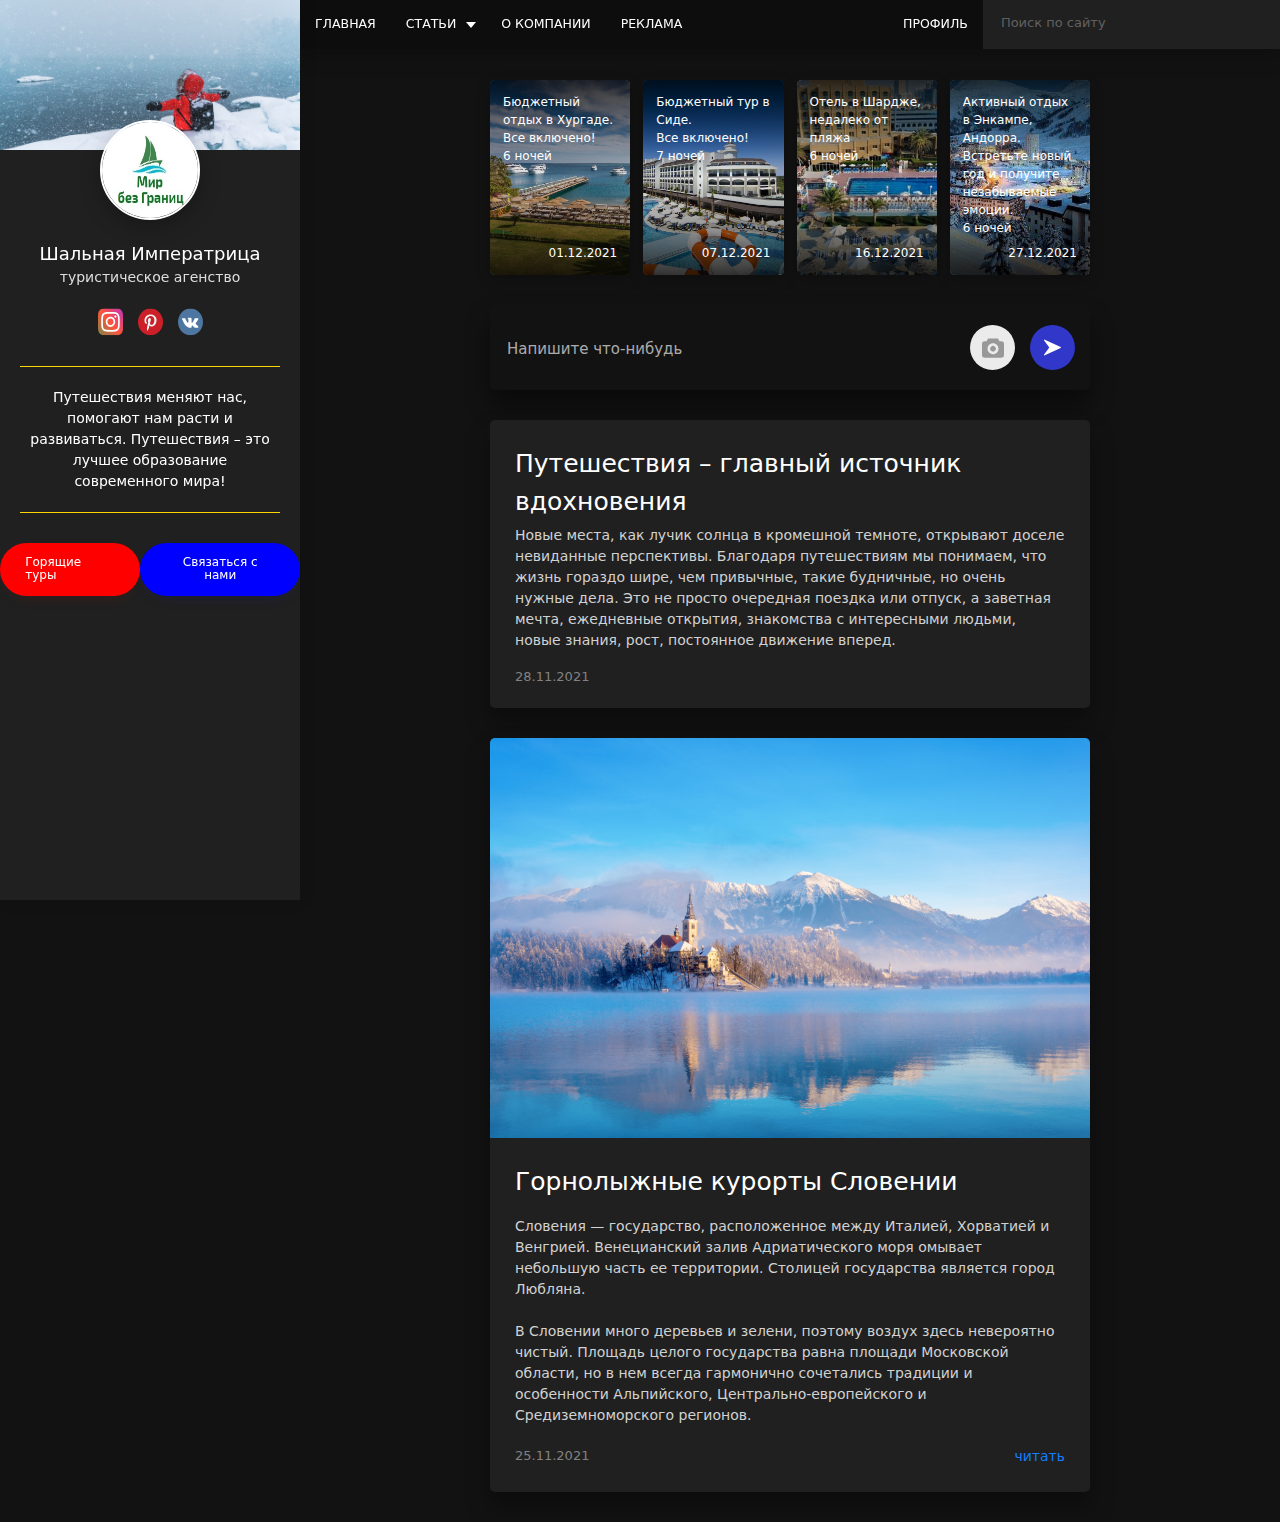
<file: index.html>
<!DOCTYPE html>
<html lang="ru">
<head>
    <meta charset="UTF-8">
    <link rel="stylesheet" href="assets/css/style.min.css">
    
    <!-- Useful meta tags -->
    <meta http-equiv="x-ua-compatible" content="ie=edge">
    <meta name="viewport" content="width=device-width, initial-scale=1, shrink-to-fit=no">
    <meta name="robots" content="index, follow">
    <meta name="google" content="notranslate">
    <meta name="format-detection" content="telephone=no">
    <meta name="description" content="">
    
    <title>Welcome | Home</title>
</head>

<!-- Global site tag (gtag.js) - Google Analytics -->
<script async src="https://www.googletagmanager.com/gtag/js?id=G-QPFTEX1NBD"></script>
<script>
  window.dataLayer = window.dataLayer || [];
  function gtag(){dataLayer.push(arguments);}
  gtag('js', new Date());

  gtag('config', 'G-QPFTEX1NBD');
</script>

<body>  <!-- class="show-sidebar" class="no-scroll" -->
<!-- при открытии модального окна, убрать скролл -->

    <div class="page" id="page">
        <header class="header">
           <!-- left -->
           <div class="header__left">
              <nav class="nav">
                 <!-- nav list -->
                 <ul class="nav__list">
                    <li class="nav__item"> 
                       <a href="index.html" class="nav__link">Главная</a>  
                    </li>
        
                    <li class="nav__item"> <!-- родитель эл. ul -->
        
                       <!-- поBEM  nav__link--has-subnav-->
                       <a href="#" class="nav__link has-subnav">Статьи</a>  
                       
                       <!-- выпадающее менУ -->
                       <ul class="subnav">
                          <li class="subnav__item">
                             <a class="subnav__link" href="#">Категория Категория Категория 1</a>
                          </li>
        
                          <li class="subnav__item">
                             <a class="subnav__link" href="#">Категория 2</a>
                          </li>
        
                          <li class="subnav__item subnav__item--border">
                          <!-- пример модификатора -->
                             <a class="subnav__link" href="#">Категория 3</a>
                          </li>
                       </ul>
        
                    </li>
        
                    <li class="nav__item">
                       <a href="about_company.html" class="nav__link">О компании</a>  
                    </li>
        
                    <li class="nav__item">
                       <a href="advertising.html" class="nav__link">Реклама</a>  
                    </li>
                 </ul>
              </nav>
        
              <!-- burger -->
                 <button class="burger" id="burger" type="button">
                    <span></span>
                 </button>
              <!-- /.burger -->
           </div>
        
           <!-- right -->
           <div class="header__right">
              <nav class="nav">
                 <ul class="nav__list">
                    <li class="nav__item">
                       <a href="profile.html" class="nav__link">Профиль</a>
                    </li>
                 </ul>
              </nav>
        
              <form class="search" action="search.html" method="GET">
                 <input class="search__input" type="text" placeholder="Поиск по сайту">
              </form>
           </div>
        </header>

        <aside class="sidebar" id="sidebar">
           <div class="sidebar__header">
              <img src="./assets/images/background_2.jpg" alt="">
           </div>
        
           <!--  sidebar__content  -->
           <div class="sidebar__content">
              <!--  profile  -->
              <div class="profile">
                 <img class="profile__avatar" src="./assets/images/logo.jpg" alt="">
                 <div class="profile__header">
                    <div class="profile__name">Шальная Императрица</div>
                    <div class="profile__prof">туристическое агенство</div>   
                 </div>
        
                 <ul class="social">
                    <li class="social__item">
                       <a class="social__link" href="#" target="_blank"> <!-- открытие в новом окне -->
                          <img src="./assets/images/social/instagram .svg" alt="instagram">
                       </a>
                    </li>
        
                    <li class="social__item">
                       <a class="social__link" href="#" target="_blank"> <!-- открытие в новом окне -->
                          <img src="./assets/images/social/pinterest.svg" alt="instagram">
                       </a>
                    </li>
        
                    <li class="social__item">
                       <a class="social__link" href="#" target="_blank"> <!-- открытие в новом окне -->
                          <img src="./assets/images/social/vk.svg" alt="instagram">
                       </a>
                    </li>
                 </ul>
        
                 <div class="profile__text">
                    <p>Путешествия меняют нас, помогают нам расти и развиваться. Путешествия – это лучшее образование современного мира!</p>
                 </div>
              </div>   <!-- /.profile -->
        
              <!-- mobile-nav -->
              <nav class="nav nav--mobile">
                 <!-- nav list -->
                 <ul class="nav__list">
                    <li class="nav__item"> 
                       <a href="index.html" class="nav__link">Главная</a>  
                    </li>
        
                    <li class="nav__item"> <!-- родитель эл. ul -->
        
                       <!-- поBEM  nav__link--has-subnav-->
                       <a href="#" class="nav__link has-subnav">Статьи</a>  
                       
                       <!-- выпадающее менУ -->
                       <ul class="subnav">
                          <li class="subnav__item">
                             <a class="subnav__link" href="#">Категория Категория Категория 1</a>
                          </li>
        
                          <li class="subnav__item">
                             <a class="subnav__link" href="#">Категория 2</a>
                          </li>
        
                          <li class="subnav__item subnav__item--border">
                          <!-- пример модификатора -->
                             <a class="subnav__link" href="#">Категория 3</a>
                          </li>
                       </ul>
                    </li>
        
                    <li class="nav__item">
                       <a href="about_company.html" class="nav__link">О компании</a>  
                    </li>
        
                    <li class="nav__item">
                       <a href="advertising.html" class="nav__link">Реклама</a>  
                    </li>
        
                    <li class="nav__item">
                       <a href="profile.html" class="nav__link">Профиль</a>
                    </li>
                 </ul>
              </nav>
              <!-- /.mobile-nav -->
           </div>   <!-- /.sidebar__content -->
        
           <!--  sidebar__footer  -->
           <div class="sidebar__footer">
              <a class="btn btn--red" href="works.html">Горящие туры</a>
              <button class="btn btn--blue" type="button" data-modal="contact-modal">Связаться с нами</button>
           </div>
        </aside>
        <main class="main">
            <div class="container">
                
                <!-- плагин gulp panini
                шаблон + заглавие страницы -->
                
                <!-- содержимое уходит в body -->
                
                <!-- stories -->
                <div class="stories">
                   <!-- делаем гридами -->
                   <!-- item 1 -->
                   <div class="stories__item"> <!-- data-modal="story-modal" -->
                      <img class="stories__preview"
                       src="assets/images/stories/stories_1.jpg" alt="">
                      <div class="stories__title">Бюджетный отдых в Хургаде. </br> Все включено! </br> 6 ночей</div>
                      <time class="stories__data" datetime="2012-12-12 12:12">
                         01.12.2021
                      </time>
                   </div>
                   <!-- item 2 -->
                   <div class="stories__item">
                      <img class="stories__preview"
                       src="assets/images/stories/stories_2.jpg" alt="">
                      <div class="stories__title">Бюджетный тур в Сиде. </br> Все включено! </br> 7 ночей</div>
                      <time class="stories__data" datetime="2012-12-12 12:12">
                         07.12.2021
                      </time>
                   </div>
                   <!-- item 3 -->
                   <div class="stories__item">
                      <img class="stories__preview"
                       src="assets/images/stories/stories_3.jpg" alt="">
                      <div class="stories__title">Отель в Шардже, недалеко от пляжа </br> 6 ночей</div>
                      <time class="stories__data" datetime="2012-12-12 12:12">
                         16.12.2021
                      </time>
                   </div>
                   <!-- item 4 -->
                   <div class="stories__item">
                      <img class="stories__preview"
                       src="assets/images/stories/stories_4.jpg" alt="">
                      <div class="stories__title">Активный отдых в Энкампе, Андорра. Встретьте новый год и получите незабываемые эмоции. </br> 6 ночей</div>
                      <time class="stories__data" datetime="2012-12-12 12:12">
                         27.12.2021
                      </time>
                   </div>
                </div> <!-- /.stories -->
                
                <!-- add-post -->
                <div class="add-post">
                   <form class="add-post__form" action="/" method="POST">
                      
                      <textarea class="add-post__textarea" name="post-text" placeholder="Напишите что-нибудь" data-autoresize></textarea>
                
                      <div class="add-post__form-actions">
                         <label class="add-post__label" for="">
                            <input type="file" id="add-post-file">
                         </label>
                
                         <button class="add-post__send" type="submit">
                            <img src="assets/images/add-post/send.svg" alt="Отправить">
                         </button>
                      </div>
                      
                   </form>
                </div> <!-- /.add-post -->
                
                <!-- post -->
                <div class="post">
                   <div class="post__content">
                      <div class="post__description">
                
                         <h1 class="post__title post__title--mb">Путешествия – главный источник вдохновения</h1>
                         
                         <div class="post__description">
                            Новые места, как лучик солнца в кромешной темноте, открывают доселе невиданные перспективы. Благодаря путешествиям мы понимаем, что жизнь гораздо шире, чем привычные, такие будничные, но очень нужные дела. Это не просто очередная поездка или отпуск, а заветная мечта, ежедневные открытия, знакомства с интересными 
                            людьми, новые знания, рост, постоянное движение вперед.
                         </div>
                      </div> 
                   </div>
                
                   <div class="post__footer">
                      <ul class="post__data">
                         <li class="post__data-item">
                            <time datetime="2021-03-13 20:00">
                               28.11.2021
                            </time>
                         </li>
                      </ul>
                   </div>
                </div> <!-- /.post -->
                
                <!-- post -->
                <div class="post">
                
                   <div class="post__header post__header--img">
                      <a href="slovenia.html">
                         <img class="post__img" src="assets/images/slovenia.jpg" alt="post">
                      </a>
                   </div>
                
                   <div class="post__content">
                      <h2 class="post__title">
                         <a href="slovenia.html">Горнолыжные курорты Словении
                         </a>
                      </h2>
                
                      <div class="post__description">
                         Словения — государство, расположенное между Италией, Хорватией и Венгрией. Венецианский залив Адриатического моря омывает небольшую часть ее территории. Столицей государства является город Любляна. <br><br>
                
                         В Словении много деревьев и зелени, поэтому воздух здесь невероятно чистый. Площадь целого государства равна площади Московской области, но в нем всегда гармонично сочетались традиции и особенности Альпийского, Центрально-европейского и Средиземноморского регионов.
                      </div>    
                   </div>
                
                   <div class="post__footer">
                      <ul class="post__data">
                         <li class="post__data-item">
                            <time datetime="2021-03-13 20:00">
                               25.11.2021
                            </time>
                         </li>
                      </ul>
                
                      <a class="post__read" href="slovenia.html">читать</a>
                   </div>
                </div> <!-- /.post -->
                
                
                
            </div>
        </main>
    </div>


    <div class="modal" id="story-modal">
       <div class="modal__content modal__content--story">
          <video class="modal__video" src="" poster="https://placehold.it/430x590"></video>
       </div>
    </div>    <div class="modal" id="contact-modal">
       <div class="modal__content">
          <button class="modal__close" type="button">
             <img src="assets/images/close.svg" alt="close">
          </button>
    
          <form class="form" action="/" method="POST">
             
             <div class="form__group form__group--mb">
                <input class="form__control" type="text" placeholder="Ваш e-mail" value="">
                <span class="form__divider"></span>
             </div>
       
             <!-- <div class="form__group form__group--mb">
                <input class="form__control" type="email" placeholder="Ваш пароль" value="">
                <span class="form__divider"></span>
             </div> -->
    
             <div class="form__group form__group--mb">
                <textarea class="form__control form__control--textarea" name="send text" placeholder="Текст сообщения"></textarea>
                <span class="form__divider"></span>
             </div>
    
             <div class="form__group">
                <button class="btn btn--blue btn--comment btn--mb" type="submit">Отправить</button>
             </div>
          </form>
    
          <ul class="modal__footer">
             <li class="modal__link">
                e-mail: <a href="mailto:info@mywebsite.ru">borderless_world@gmail.com</a>
             </li>
             <li class="modal__link">
                тел: <a href="tel: +380998887777">+380-99-888-77-77</a>
             </li>
          </ul>
       </div> <!-- /.modal__content -->
    </div> <!-- /.modal -->    <div class="modal" id="contact-modal-works">
       <div class="modal__content">
          <button class="modal__close" type="button">
             <img src="assets/images/close.svg" alt="close">
          </button>
    
          <form class="form" action="/" method="POST">
             
             <div class="form__group form__group--mb">
                <input class="form__control" type="text" placeholder="Ваш e-mail" value="">
                <span class="form__divider"></span>
             </div>
       
             <!-- <div class="form__group form__group--mb">
                <input class="form__control" type="email" placeholder="Ваш пароль" value="">
                <span class="form__divider"></span>
             </div> -->
    
             <div class="form__group form__group--mb">
                <textarea class="form__control form__control--textarea" name="send text" placeholder="Ваш номер телефона"></textarea>
                <span class="form__divider"></span>
             </div>
    
             <div class="form__group">
                <button class="btn btn--blue btn--comment btn--mb" type="submit">Отправить</button>
             </div>
          </form>
    
          <ul class="modal__footer">
             <li class="modal__link">
                e-mail: <a href="mailto:info@mywebsite.ru">borderless_world@gmail.com</a>
             </li>
             <li class="modal__link">
                тел: <a href="tel: +94323285622">+380-99-888-77-77</a>
             </li>
          </ul>
       </div> <!-- /.modal__content -->
    </div> <!-- /.modal -->    <div class="modal">
       <div class="modal__content modal__content--share">
    
          <button class="modal__close" type="button">
             <img src="assets/images/close.svg" alt="close">
          </button>
       
          <!-- share styles in modal -->
          <ul class="share">
             <li class="share__item">
                <a class="share__link" href="#">
                   <img src="assets/images/share/facebook.svg" alt="share-social">
                </a>
             </li>
       
             <li class="share__item">
                <a class="share__link" href="#">
                   <img src="assets/images/share/twitter.svg" alt="share-social">
                </a>
             </li>
       
             <li class="share__item">
                <a class="share__link" href="#">
                   <img src="assets/images/share/vk.svg" alt="share-social">
                </a>
             </li>
       
             <li class="share__item">
                <a class="share__link" href="#">
                   <img src="assets/images/share/copy.svg" alt="share-social">
                </a>
             </li>
          </ul>
    
       </div> <!-- modal__content -->
    </div> <!-- /.modal -->
    <!-- JS -->
    <script src="assets/js/app.js"></script>
</body>
</html>
</file>
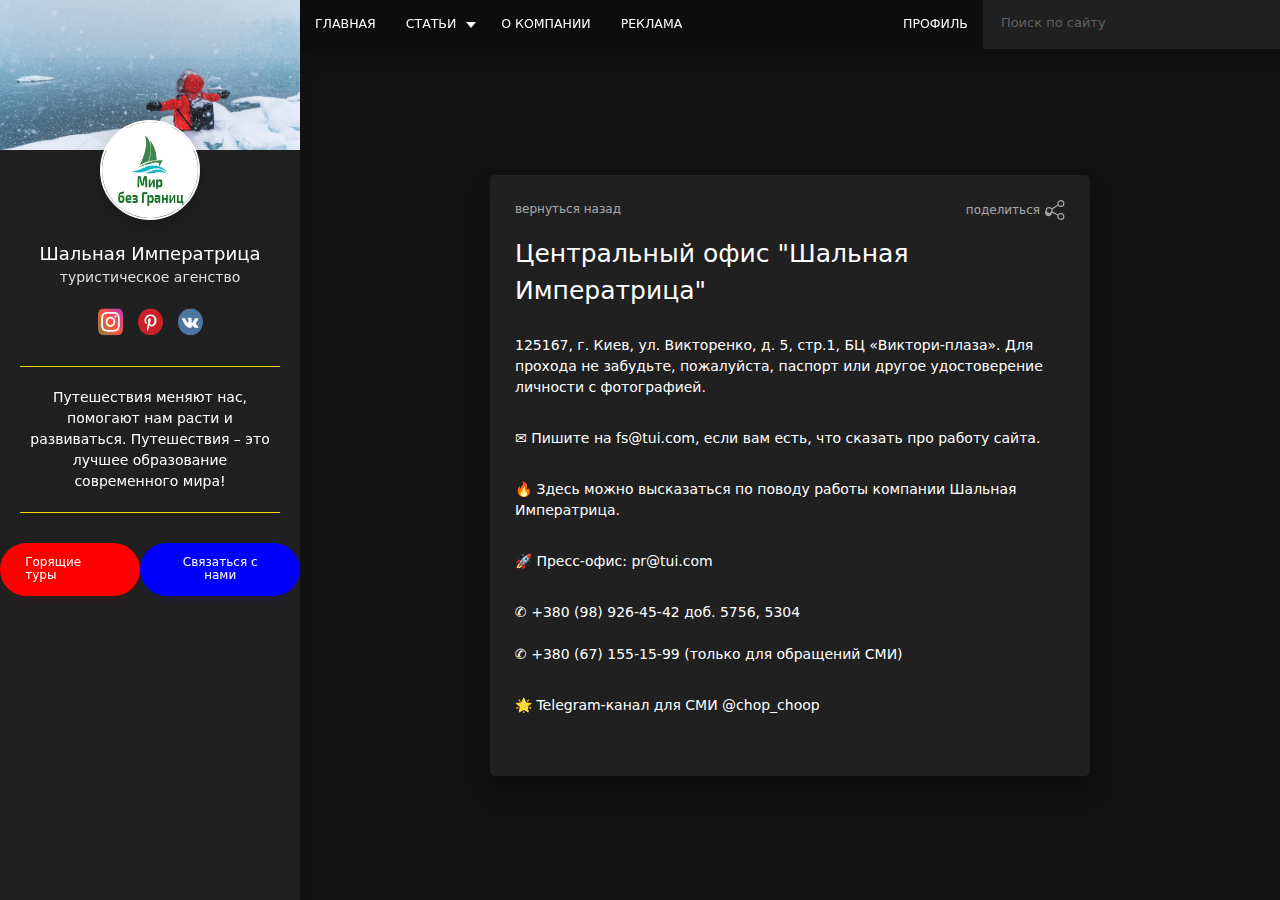
<file: about_company.html>
<!DOCTYPE html>
<html lang="ru">
<head>
    <meta charset="UTF-8">
    <link rel="stylesheet" href="assets/css/style.min.css">
    
    <!-- Useful meta tags -->
    <meta http-equiv="x-ua-compatible" content="ie=edge">
    <meta name="viewport" content="width=device-width, initial-scale=1, shrink-to-fit=no">
    <meta name="robots" content="index, follow">
    <meta name="google" content="notranslate">
    <meta name="format-detection" content="telephone=no">
    <meta name="description" content="">
    
    <title>post</title>
</head>

<!-- Global site tag (gtag.js) - Google Analytics -->
<script async src="https://www.googletagmanager.com/gtag/js?id=G-QPFTEX1NBD"></script>
<script>
  window.dataLayer = window.dataLayer || [];
  function gtag(){dataLayer.push(arguments);}
  gtag('js', new Date());

  gtag('config', 'G-QPFTEX1NBD');
</script>

<body>  <!-- class="show-sidebar" class="no-scroll" -->
<!-- при открытии модального окна, убрать скролл -->

    <div class="page" id="page">
        <header class="header">
           <!-- left -->
           <div class="header__left">
              <nav class="nav">
                 <!-- nav list -->
                 <ul class="nav__list">
                    <li class="nav__item"> 
                       <a href="index.html" class="nav__link">Главная</a>  
                    </li>
        
                    <li class="nav__item"> <!-- родитель эл. ul -->
        
                       <!-- поBEM  nav__link--has-subnav-->
                       <a href="#" class="nav__link has-subnav">Статьи</a>  
                       
                       <!-- выпадающее менУ -->
                       <ul class="subnav">
                          <li class="subnav__item">
                             <a class="subnav__link" href="#">Категория Категория Категория 1</a>
                          </li>
        
                          <li class="subnav__item">
                             <a class="subnav__link" href="#">Категория 2</a>
                          </li>
        
                          <li class="subnav__item subnav__item--border">
                          <!-- пример модификатора -->
                             <a class="subnav__link" href="#">Категория 3</a>
                          </li>
                       </ul>
        
                    </li>
        
                    <li class="nav__item">
                       <a href="about_company.html" class="nav__link">О компании</a>  
                    </li>
        
                    <li class="nav__item">
                       <a href="advertising.html" class="nav__link">Реклама</a>  
                    </li>
                 </ul>
              </nav>
        
              <!-- burger -->
                 <button class="burger" id="burger" type="button">
                    <span></span>
                 </button>
              <!-- /.burger -->
           </div>
        
           <!-- right -->
           <div class="header__right">
              <nav class="nav">
                 <ul class="nav__list">
                    <li class="nav__item">
                       <a href="profile.html" class="nav__link">Профиль</a>
                    </li>
                 </ul>
              </nav>
        
              <form class="search" action="search.html" method="GET">
                 <input class="search__input" type="text" placeholder="Поиск по сайту">
              </form>
           </div>
        </header>

        <aside class="sidebar" id="sidebar">
           <div class="sidebar__header">
              <img src="./assets/images/background_2.jpg" alt="">
           </div>
        
           <!--  sidebar__content  -->
           <div class="sidebar__content">
              <!--  profile  -->
              <div class="profile">
                 <img class="profile__avatar" src="./assets/images/logo.jpg" alt="">
                 <div class="profile__header">
                    <div class="profile__name">Шальная Императрица</div>
                    <div class="profile__prof">туристическое агенство</div>   
                 </div>
        
                 <ul class="social">
                    <li class="social__item">
                       <a class="social__link" href="#" target="_blank"> <!-- открытие в новом окне -->
                          <img src="./assets/images/social/instagram .svg" alt="instagram">
                       </a>
                    </li>
        
                    <li class="social__item">
                       <a class="social__link" href="#" target="_blank"> <!-- открытие в новом окне -->
                          <img src="./assets/images/social/pinterest.svg" alt="instagram">
                       </a>
                    </li>
        
                    <li class="social__item">
                       <a class="social__link" href="#" target="_blank"> <!-- открытие в новом окне -->
                          <img src="./assets/images/social/vk.svg" alt="instagram">
                       </a>
                    </li>
                 </ul>
        
                 <div class="profile__text">
                    <p>Путешествия меняют нас, помогают нам расти и развиваться. Путешествия – это лучшее образование современного мира!</p>
                 </div>
              </div>   <!-- /.profile -->
        
              <!-- mobile-nav -->
              <nav class="nav nav--mobile">
                 <!-- nav list -->
                 <ul class="nav__list">
                    <li class="nav__item"> 
                       <a href="index.html" class="nav__link">Главная</a>  
                    </li>
        
                    <li class="nav__item"> <!-- родитель эл. ul -->
        
                       <!-- поBEM  nav__link--has-subnav-->
                       <a href="#" class="nav__link has-subnav">Статьи</a>  
                       
                       <!-- выпадающее менУ -->
                       <ul class="subnav">
                          <li class="subnav__item">
                             <a class="subnav__link" href="#">Категория Категория Категория 1</a>
                          </li>
        
                          <li class="subnav__item">
                             <a class="subnav__link" href="#">Категория 2</a>
                          </li>
        
                          <li class="subnav__item subnav__item--border">
                          <!-- пример модификатора -->
                             <a class="subnav__link" href="#">Категория 3</a>
                          </li>
                       </ul>
                    </li>
        
                    <li class="nav__item">
                       <a href="about_company.html" class="nav__link">О компании</a>  
                    </li>
        
                    <li class="nav__item">
                       <a href="advertising.html" class="nav__link">Реклама</a>  
                    </li>
        
                    <li class="nav__item">
                       <a href="profile.html" class="nav__link">Профиль</a>
                    </li>
                 </ul>
              </nav>
              <!-- /.mobile-nav -->
           </div>   <!-- /.sidebar__content -->
        
           <!--  sidebar__footer  -->
           <div class="sidebar__footer">
              <a class="btn btn--red" href="works.html">Горящие туры</a>
              <button class="btn btn--blue" type="button" data-modal="contact-modal">Связаться с нами</button>
           </div>
        </aside>
        <main class="main">
            <div class="container">
                
                <!-- post -->
                <div class="post">
                
                   <div class="post__actions">
                      <a class="post__actions_link" href="index.html">вернуться назад</a>
                      <a class="post__actions_link" href="#">
                         поделиться<img src="assets/images/share.svg" alt="поделиться">
                      </a> 
                   </div>
                
                   <div class="post__header">
                      <h1 class="post__title post__title--mb">
                         Центральный офис "Шальная Императрица"
                      </h1>
                
                   </div>
                
                   <div class="post__content post__content--mb0">
                      <div class="post__text">
                
                         <p>
                            125167, г. Киев, ул. Викторенко, д. 5, стр.1, БЦ «Виктори-плаза».
                            Для прохода не забудьте, пожалуйста, паспорт или другое удостоверение личности с фотографией.
                         </p>
                
                         <p>
                            ✉ Пишите на fs@tui.com, если вам есть, что сказать про работу сайта.
                         </p>
                         <p>
                            🔥 Здесь можно высказаться по поводу работы компании Шальная Императрица. 
                         </p>
                
                         <p>
                            🚀 Пресс-офис: pr@tui.com
                         </p>
                
                         <p>
                            ✆ +380 (98) 926-45-42 доб. 5756, 5304 <br><br>
                            ✆ +380 (67) 155-15-99 (только для обращений СМИ)
                         </p>
                         
                         <p>
                            🌟 Telegram-канал для СМИ @chop_choop
                         </p>
                      </div>
                
                   </div>  <!-- /.post__content -->
                </div> <!-- /.post -->
            </div>
        </main>
    </div>


    <div class="modal" id="story-modal">
       <div class="modal__content modal__content--story">
          <video class="modal__video" src="" poster="https://placehold.it/430x590"></video>
       </div>
    </div>    <div class="modal" id="contact-modal">
       <div class="modal__content">
          <button class="modal__close" type="button">
             <img src="assets/images/close.svg" alt="close">
          </button>
    
          <form class="form" action="/" method="POST">
             
             <div class="form__group form__group--mb">
                <input class="form__control" type="text" placeholder="Ваш e-mail" value="">
                <span class="form__divider"></span>
             </div>
       
             <!-- <div class="form__group form__group--mb">
                <input class="form__control" type="email" placeholder="Ваш пароль" value="">
                <span class="form__divider"></span>
             </div> -->
    
             <div class="form__group form__group--mb">
                <textarea class="form__control form__control--textarea" name="send text" placeholder="Текст сообщения"></textarea>
                <span class="form__divider"></span>
             </div>
    
             <div class="form__group">
                <button class="btn btn--blue btn--comment btn--mb" type="submit">Отправить</button>
             </div>
          </form>
    
          <ul class="modal__footer">
             <li class="modal__link">
                e-mail: <a href="mailto:info@mywebsite.ru">borderless_world@gmail.com</a>
             </li>
             <li class="modal__link">
                тел: <a href="tel: +380998887777">+380-99-888-77-77</a>
             </li>
          </ul>
       </div> <!-- /.modal__content -->
    </div> <!-- /.modal -->    <div class="modal" id="contact-modal-works">
       <div class="modal__content">
          <button class="modal__close" type="button">
             <img src="assets/images/close.svg" alt="close">
          </button>
    
          <form class="form" action="/" method="POST">
             
             <div class="form__group form__group--mb">
                <input class="form__control" type="text" placeholder="Ваш e-mail" value="">
                <span class="form__divider"></span>
             </div>
       
             <!-- <div class="form__group form__group--mb">
                <input class="form__control" type="email" placeholder="Ваш пароль" value="">
                <span class="form__divider"></span>
             </div> -->
    
             <div class="form__group form__group--mb">
                <textarea class="form__control form__control--textarea" name="send text" placeholder="Ваш номер телефона"></textarea>
                <span class="form__divider"></span>
             </div>
    
             <div class="form__group">
                <button class="btn btn--blue btn--comment btn--mb" type="submit">Отправить</button>
             </div>
          </form>
    
          <ul class="modal__footer">
             <li class="modal__link">
                e-mail: <a href="mailto:info@mywebsite.ru">borderless_world@gmail.com</a>
             </li>
             <li class="modal__link">
                тел: <a href="tel: +94323285622">+380-99-888-77-77</a>
             </li>
          </ul>
       </div> <!-- /.modal__content -->
    </div> <!-- /.modal -->    <div class="modal">
       <div class="modal__content modal__content--share">
    
          <button class="modal__close" type="button">
             <img src="assets/images/close.svg" alt="close">
          </button>
       
          <!-- share styles in modal -->
          <ul class="share">
             <li class="share__item">
                <a class="share__link" href="#">
                   <img src="assets/images/share/facebook.svg" alt="share-social">
                </a>
             </li>
       
             <li class="share__item">
                <a class="share__link" href="#">
                   <img src="assets/images/share/twitter.svg" alt="share-social">
                </a>
             </li>
       
             <li class="share__item">
                <a class="share__link" href="#">
                   <img src="assets/images/share/vk.svg" alt="share-social">
                </a>
             </li>
       
             <li class="share__item">
                <a class="share__link" href="#">
                   <img src="assets/images/share/copy.svg" alt="share-social">
                </a>
             </li>
          </ul>
    
       </div> <!-- modal__content -->
    </div> <!-- /.modal -->
    <!-- JS -->
    <script src="assets/js/app.js"></script>
</body>
</html>
</file>
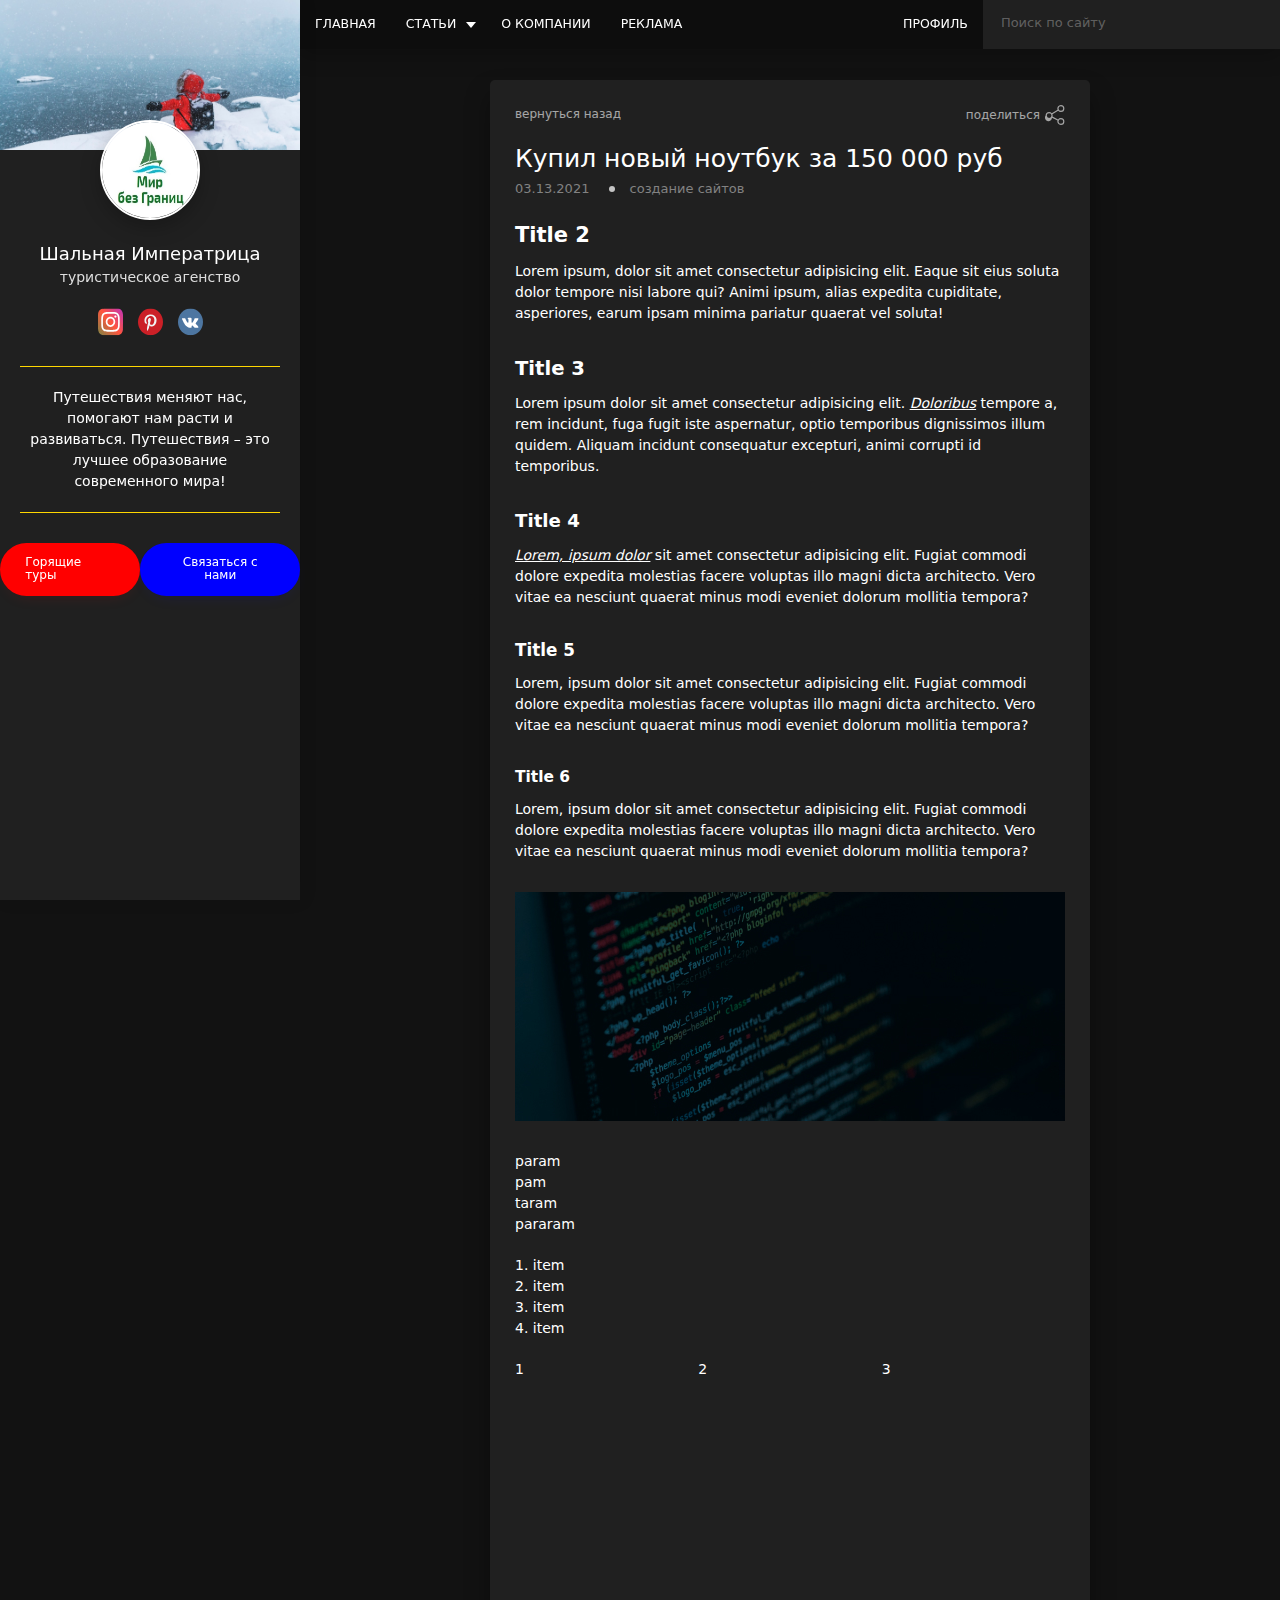
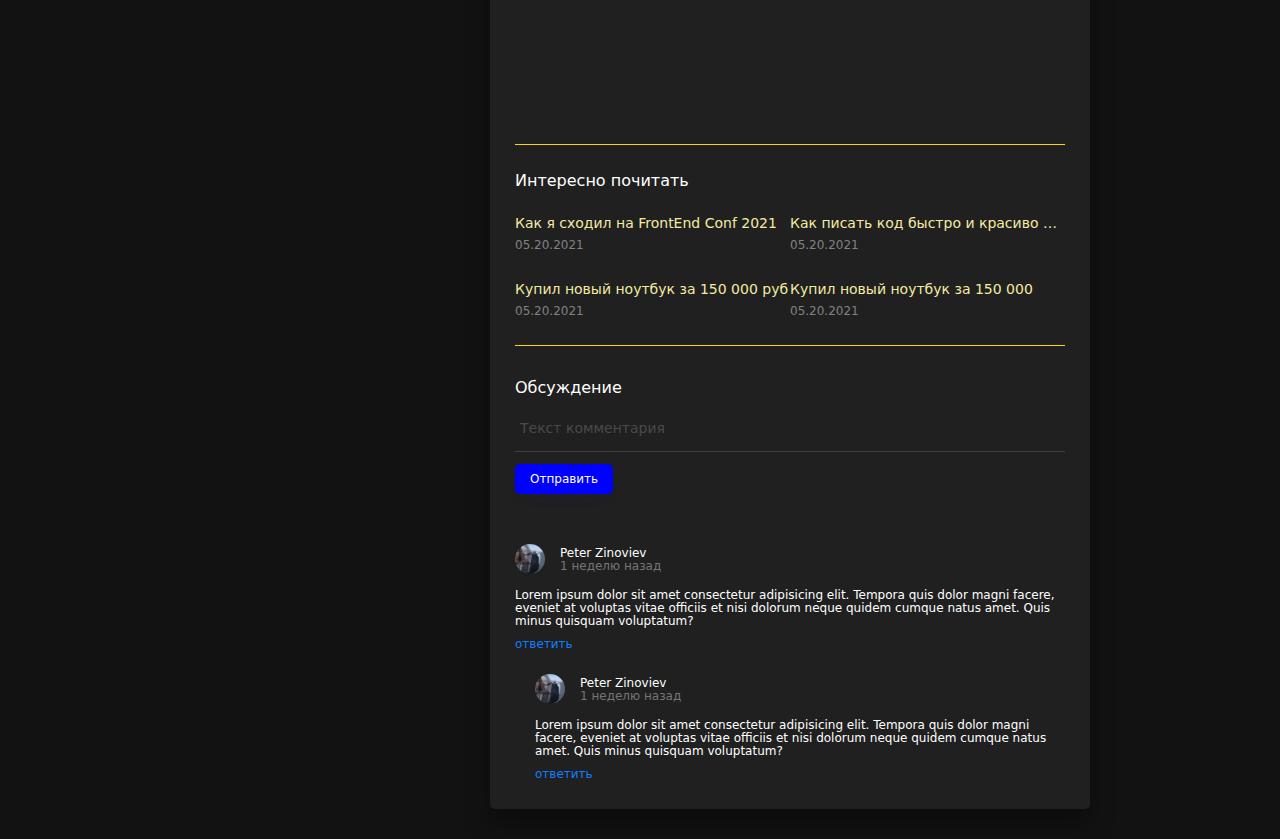
<file: post.html>
<!DOCTYPE html>
<html lang="ru">
<head>
    <meta charset="UTF-8">
    <link rel="stylesheet" href="assets/css/style.min.css">
    
    <!-- Useful meta tags -->
    <meta http-equiv="x-ua-compatible" content="ie=edge">
    <meta name="viewport" content="width=device-width, initial-scale=1, shrink-to-fit=no">
    <meta name="robots" content="index, follow">
    <meta name="google" content="notranslate">
    <meta name="format-detection" content="telephone=no">
    <meta name="description" content="">
    
    <title>post</title>
</head>

<!-- Global site tag (gtag.js) - Google Analytics -->
<script async src="https://www.googletagmanager.com/gtag/js?id=G-QPFTEX1NBD"></script>
<script>
  window.dataLayer = window.dataLayer || [];
  function gtag(){dataLayer.push(arguments);}
  gtag('js', new Date());

  gtag('config', 'G-QPFTEX1NBD');
</script>

<body>  <!-- class="show-sidebar" class="no-scroll" -->
<!-- при открытии модального окна, убрать скролл -->

    <div class="page" id="page">
        <header class="header">
           <!-- left -->
           <div class="header__left">
              <nav class="nav">
                 <!-- nav list -->
                 <ul class="nav__list">
                    <li class="nav__item"> 
                       <a href="index.html" class="nav__link">Главная</a>  
                    </li>
        
                    <li class="nav__item"> <!-- родитель эл. ul -->
        
                       <!-- поBEM  nav__link--has-subnav-->
                       <a href="#" class="nav__link has-subnav">Статьи</a>  
                       
                       <!-- выпадающее менУ -->
                       <ul class="subnav">
                          <li class="subnav__item">
                             <a class="subnav__link" href="#">Категория Категория Категория 1</a>
                          </li>
        
                          <li class="subnav__item">
                             <a class="subnav__link" href="#">Категория 2</a>
                          </li>
        
                          <li class="subnav__item subnav__item--border">
                          <!-- пример модификатора -->
                             <a class="subnav__link" href="#">Категория 3</a>
                          </li>
                       </ul>
        
                    </li>
        
                    <li class="nav__item">
                       <a href="about_company.html" class="nav__link">О компании</a>  
                    </li>
        
                    <li class="nav__item">
                       <a href="advertising.html" class="nav__link">Реклама</a>  
                    </li>
                 </ul>
              </nav>
        
              <!-- burger -->
                 <button class="burger" id="burger" type="button">
                    <span></span>
                 </button>
              <!-- /.burger -->
           </div>
        
           <!-- right -->
           <div class="header__right">
              <nav class="nav">
                 <ul class="nav__list">
                    <li class="nav__item">
                       <a href="profile.html" class="nav__link">Профиль</a>
                    </li>
                 </ul>
              </nav>
        
              <form class="search" action="search.html" method="GET">
                 <input class="search__input" type="text" placeholder="Поиск по сайту">
              </form>
           </div>
        </header>

        <aside class="sidebar" id="sidebar">
           <div class="sidebar__header">
              <img src="./assets/images/background_2.jpg" alt="">
           </div>
        
           <!--  sidebar__content  -->
           <div class="sidebar__content">
              <!--  profile  -->
              <div class="profile">
                 <img class="profile__avatar" src="./assets/images/logo.jpg" alt="">
                 <div class="profile__header">
                    <div class="profile__name">Шальная Императрица</div>
                    <div class="profile__prof">туристическое агенство</div>   
                 </div>
        
                 <ul class="social">
                    <li class="social__item">
                       <a class="social__link" href="#" target="_blank"> <!-- открытие в новом окне -->
                          <img src="./assets/images/social/instagram .svg" alt="instagram">
                       </a>
                    </li>
        
                    <li class="social__item">
                       <a class="social__link" href="#" target="_blank"> <!-- открытие в новом окне -->
                          <img src="./assets/images/social/pinterest.svg" alt="instagram">
                       </a>
                    </li>
        
                    <li class="social__item">
                       <a class="social__link" href="#" target="_blank"> <!-- открытие в новом окне -->
                          <img src="./assets/images/social/vk.svg" alt="instagram">
                       </a>
                    </li>
                 </ul>
        
                 <div class="profile__text">
                    <p>Путешествия меняют нас, помогают нам расти и развиваться. Путешествия – это лучшее образование современного мира!</p>
                 </div>
              </div>   <!-- /.profile -->
        
              <!-- mobile-nav -->
              <nav class="nav nav--mobile">
                 <!-- nav list -->
                 <ul class="nav__list">
                    <li class="nav__item"> 
                       <a href="index.html" class="nav__link">Главная</a>  
                    </li>
        
                    <li class="nav__item"> <!-- родитель эл. ul -->
        
                       <!-- поBEM  nav__link--has-subnav-->
                       <a href="#" class="nav__link has-subnav">Статьи</a>  
                       
                       <!-- выпадающее менУ -->
                       <ul class="subnav">
                          <li class="subnav__item">
                             <a class="subnav__link" href="#">Категория Категория Категория 1</a>
                          </li>
        
                          <li class="subnav__item">
                             <a class="subnav__link" href="#">Категория 2</a>
                          </li>
        
                          <li class="subnav__item subnav__item--border">
                          <!-- пример модификатора -->
                             <a class="subnav__link" href="#">Категория 3</a>
                          </li>
                       </ul>
                    </li>
        
                    <li class="nav__item">
                       <a href="about_company.html" class="nav__link">О компании</a>  
                    </li>
        
                    <li class="nav__item">
                       <a href="advertising.html" class="nav__link">Реклама</a>  
                    </li>
        
                    <li class="nav__item">
                       <a href="profile.html" class="nav__link">Профиль</a>
                    </li>
                 </ul>
              </nav>
              <!-- /.mobile-nav -->
           </div>   <!-- /.sidebar__content -->
        
           <!--  sidebar__footer  -->
           <div class="sidebar__footer">
              <a class="btn btn--red" href="works.html">Горящие туры</a>
              <button class="btn btn--blue" type="button" data-modal="contact-modal">Связаться с нами</button>
           </div>
        </aside>
        <main class="main">
            <div class="container">
                
                <!-- post -->
                <div class="post">
                
                   <div class="post__actions">
                      <a class="post__actions_link" href="index.html">вернуться назад</a>
                      <a class="post__actions_link" href="#">
                         поделиться<img src="assets/images/share.svg" alt="поделиться">
                      </a> 
                   </div>
                
                   <div class="post__header">
                      <h1 class="post__title post__title--mb">
                         Купил новый ноутбук за 150 000 руб
                      </h1>
                
                      <ul class="post__data">
                         <li class="post__data-item">
                            <time datetime="2021-03-13 20:00">
                               03.13.2021
                            </time>
                         </li>
                
                         <li class="post__data-item">
                            <a href="#">
                               создание сайтов
                            </a>
                         </li>
                      </ul>
                   </div>
                
                   <div class="post__content post__content--mb0">
                      <div class="post__text">
                
                         <h2>Title 2</h2>
                         <p>Lorem ipsum, dolor sit amet consectetur adipisicing elit. Eaque sit eius soluta dolor tempore nisi labore qui? Animi ipsum, alias expedita cupiditate, asperiores, earum ipsam minima pariatur quaerat vel soluta!</p>
                
                         <h3>Title 3</h3>
                         <p>Lorem ipsum dolor sit amet consectetur adipisicing elit. <a href="#">Doloribus</a> tempore a, rem incidunt, fuga fugit iste aspernatur, optio temporibus dignissimos illum quidem. Aliquam incidunt consequatur excepturi, animi corrupti id temporibus.</p>
                
                         <h4>Title 4</h4>
                         <p><a href="#">Lorem, ipsum dolor</a> sit amet consectetur adipisicing elit. Fugiat commodi dolore expedita molestias facere voluptas illo magni dicta architecto. Vero vitae ea nesciunt quaerat minus modi eveniet dolorum mollitia tempora?</p>
                
                         <h5>Title 5</h5>
                         <p>Lorem, ipsum dolor sit amet consectetur adipisicing elit. Fugiat commodi dolore expedita molestias facere voluptas illo magni dicta architecto. Vero vitae ea nesciunt quaerat minus modi eveniet dolorum mollitia tempora?</p>
                
                         <h6>Title 6</h6>
                         <p>Lorem, ipsum dolor sit amet consectetur adipisicing elit. Fugiat commodi dolore expedita molestias facere voluptas illo magni dicta architecto. Vero vitae ea nesciunt quaerat minus modi eveniet dolorum mollitia tempora?</p>
                   
                         <p>
                            <img src="assets/images/big-post.jpg" alt="">
                         </p>   
                
                         <ul>
                            <li>param</li>
                            <li>pam</li>
                            <li>taram</li>
                            <li>pararam</li>
                         </ul>
                
                         <ol>
                            <li>item</li>
                            <li>item</li>
                            <li>item</li>
                            <li>item</li>
                         </ol>
                
                         <table>
                            <tr>
                               <td>1</td>
                               <td>2</td>
                               <td>3</td>
                            </tr>
                         </table>
                
                         <p>
                            <span class="fr-video">
                               <iframe src="https://www.youtube.com/embed/t5GMfY2XzUE" frameborder="0" allow="accelerometer; autoplay; clipboard-write; encrypted-media; gyroscope; picture-in-picture" allowfullscreen></iframe>
                            </span>
                         </p>
                
                      </div> <!-- /.post__text -->
                
                      <div class="related">
                         <h2 class="related__title">Интересно почитать</h2>
                
                         <ul class="related__list">
                            <li class="related__list-item">
                               <h3 class="related__list-title">
                                  <a href="#">Как я сходил на FrontEnd Conf 2021</a>
                               </h3>
                               <time class="related__list-date" datetime="2021-05-20 20:00">05.20.2021</time>
                            </li>
                
                            <li class="related__list-item">
                               <h3 class="related__list-title">
                                  <a href="#">Как писать код быстро и красиво и что-то там еще</a>
                               </h3>
                               <time class="related__list-date" datetime="2021-05-20 20:00">05.20.2021</time>
                            </li>
                
                            <li class="related__list-item">
                               <h3 class="related__list-title">
                                  <a href="#">Купил новый ноутбук за 150 000 руб</a>
                               </h3>
                               <time class="related__list-date" datetime="2021-05-20 20:00">05.20.2021</time>
                            </li>
                
                            <li class="related__list-item">
                               <h3 class="related__list-title">
                                  <a href="#">Купил новый ноутбук за 150 000</a>
                               </h3>
                               <time class="related__list-date" datetime="2021-05-20 20:00">05.20.2021</time>
                            </li>
                         </ul>
                      </div> <!-- /.related -->
                
                      <div class="comments-form">
                         <div class="comments-form__title">Обсуждение</div>
                         <form class="form" action="/" method="POST">
                            <div class="form__group">
                               <textarea class="form__control form__control--textarea" name="comment-text" placeholder="Текст комментария" data-autoresize></textarea>
                               <span class="form__divider"></span>
                            </div>
                            <button class="btn btn--blue btn--comment" type="submit">Отправить</button>
                         </form>
                      </div>
                
                      <ul class="comments">
                         <li class="comments__item">
                            <div class="comments__header">
                               <img class="comments__avatar" src="assets/images/avatar.jpg" alt="avatar">
                
                               <div class="comments__author">
                                  <div class="comments__name">Peter Zinoviev</div>
                                   <time class="comments__date" datetime="2021-05-11 20:00">1 неделю назад</time>
                               </div>
                            </div>
                               
                            <div class="comments__text">
                               Lorem ipsum dolor sit amet consectetur adipisicing elit. Tempora quis dolor magni facere, eveniet at voluptas vitae officiis et nisi dolorum neque quidem cumque natus amet. Quis minus quisquam voluptatum?
                            </div>
                
                            <button class="comments__reply" type="button">
                               ответить
                            </button>
                            
                            <!-- new comment вложенный-->
                            <ul class="comments">
                               <li class="comments__item">
                                  <div class="comments__header">
                                     <img class="comments__avatar" src="assets/images/avatar.jpg" alt="avatar">
                      
                                     <div class="comments__author">
                                        <div class="comments__name">Peter Zinoviev</div>
                                         <time class="comments__date" datetime="2021-05-11 20:00">1 неделю назад</time>
                                     </div>
                                  </div>
                                     
                                  <div class="comments__text">
                                     Lorem ipsum dolor sit amet consectetur adipisicing elit. Tempora quis dolor magni facere, eveniet at voluptas vitae officiis et nisi dolorum neque quidem cumque natus amet. Quis minus quisquam voluptatum?
                                  </div>
                      
                                  <button class="comments__reply" type="button">
                                     ответить
                                  </button>
                               </li>
                            </ul> <!-- /.new comment вложенный-->
                
                         </li>
                      </ul>
                
                   </div>  <!-- /.post__content -->
                </div> <!-- /.post -->
            </div>
        </main>
    </div>


    <div class="modal" id="story-modal">
       <div class="modal__content modal__content--story">
          <video class="modal__video" src="" poster="https://placehold.it/430x590"></video>
       </div>
    </div>    <div class="modal" id="contact-modal">
       <div class="modal__content">
          <button class="modal__close" type="button">
             <img src="assets/images/close.svg" alt="close">
          </button>
    
          <form class="form" action="/" method="POST">
             
             <div class="form__group form__group--mb">
                <input class="form__control" type="text" placeholder="Ваш e-mail" value="">
                <span class="form__divider"></span>
             </div>
       
             <!-- <div class="form__group form__group--mb">
                <input class="form__control" type="email" placeholder="Ваш пароль" value="">
                <span class="form__divider"></span>
             </div> -->
    
             <div class="form__group form__group--mb">
                <textarea class="form__control form__control--textarea" name="send text" placeholder="Текст сообщения"></textarea>
                <span class="form__divider"></span>
             </div>
    
             <div class="form__group">
                <button class="btn btn--blue btn--comment btn--mb" type="submit">Отправить</button>
             </div>
          </form>
    
          <ul class="modal__footer">
             <li class="modal__link">
                e-mail: <a href="mailto:info@mywebsite.ru">borderless_world@gmail.com</a>
             </li>
             <li class="modal__link">
                тел: <a href="tel: +380998887777">+380-99-888-77-77</a>
             </li>
          </ul>
       </div> <!-- /.modal__content -->
    </div> <!-- /.modal -->    <div class="modal" id="contact-modal-works">
       <div class="modal__content">
          <button class="modal__close" type="button">
             <img src="assets/images/close.svg" alt="close">
          </button>
    
          <form class="form" action="/" method="POST">
             
             <div class="form__group form__group--mb">
                <input class="form__control" type="text" placeholder="Ваш e-mail" value="">
                <span class="form__divider"></span>
             </div>
       
             <!-- <div class="form__group form__group--mb">
                <input class="form__control" type="email" placeholder="Ваш пароль" value="">
                <span class="form__divider"></span>
             </div> -->
    
             <div class="form__group form__group--mb">
                <textarea class="form__control form__control--textarea" name="send text" placeholder="Ваш номер телефона"></textarea>
                <span class="form__divider"></span>
             </div>
    
             <div class="form__group">
                <button class="btn btn--blue btn--comment btn--mb" type="submit">Отправить</button>
             </div>
          </form>
    
          <ul class="modal__footer">
             <li class="modal__link">
                e-mail: <a href="mailto:info@mywebsite.ru">borderless_world@gmail.com</a>
             </li>
             <li class="modal__link">
                тел: <a href="tel: +94323285622">+380-99-888-77-77</a>
             </li>
          </ul>
       </div> <!-- /.modal__content -->
    </div> <!-- /.modal -->    <div class="modal">
       <div class="modal__content modal__content--share">
    
          <button class="modal__close" type="button">
             <img src="assets/images/close.svg" alt="close">
          </button>
       
          <!-- share styles in modal -->
          <ul class="share">
             <li class="share__item">
                <a class="share__link" href="#">
                   <img src="assets/images/share/facebook.svg" alt="share-social">
                </a>
             </li>
       
             <li class="share__item">
                <a class="share__link" href="#">
                   <img src="assets/images/share/twitter.svg" alt="share-social">
                </a>
             </li>
       
             <li class="share__item">
                <a class="share__link" href="#">
                   <img src="assets/images/share/vk.svg" alt="share-social">
                </a>
             </li>
       
             <li class="share__item">
                <a class="share__link" href="#">
                   <img src="assets/images/share/copy.svg" alt="share-social">
                </a>
             </li>
          </ul>
    
       </div> <!-- modal__content -->
    </div> <!-- /.modal -->
    <!-- JS -->
    <script src="assets/js/app.js"></script>
</body>
</html>
</file>
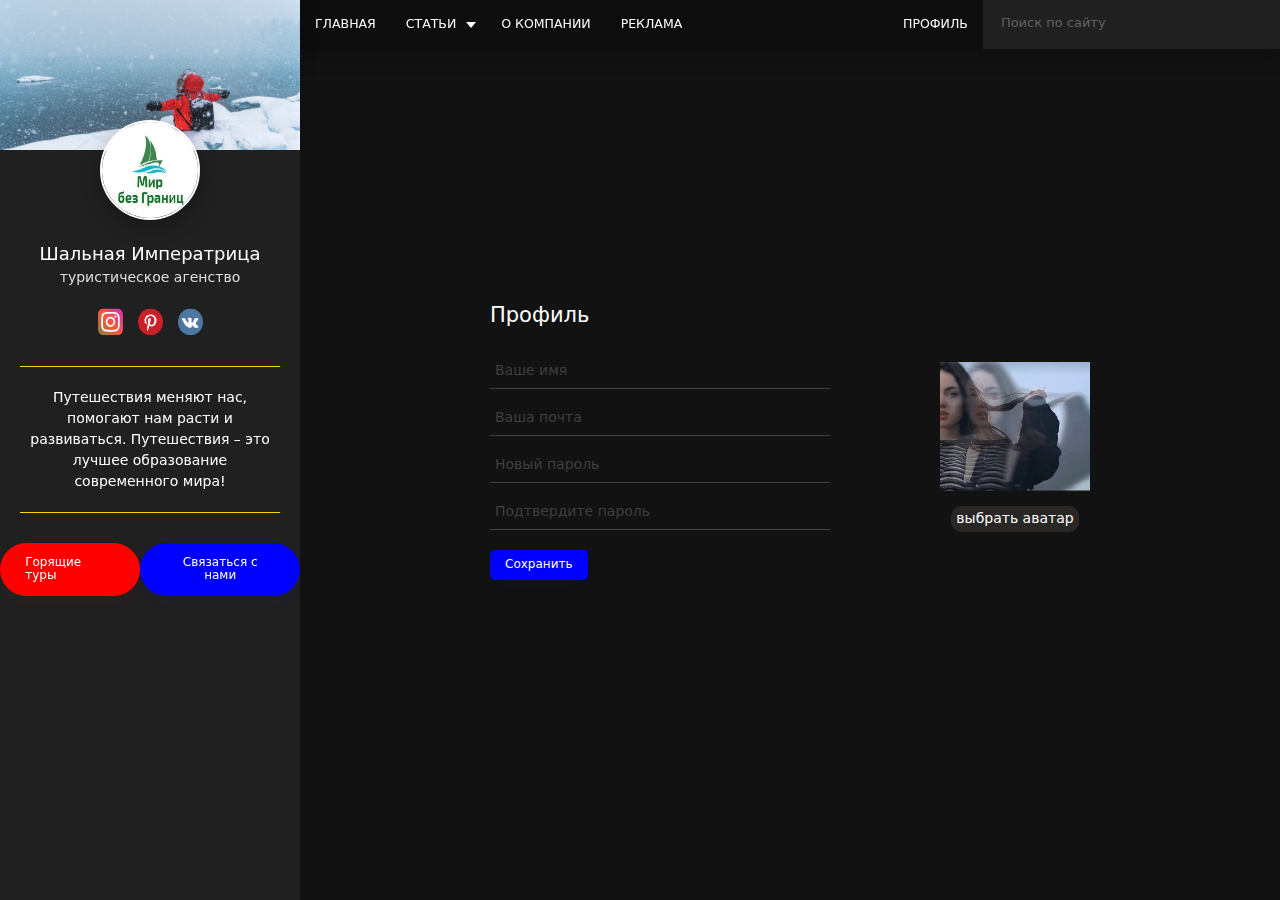
<file: profile.html>
<!DOCTYPE html>
<html lang="ru">
<head>
    <meta charset="UTF-8">
    <link rel="stylesheet" href="assets/css/style.min.css">
    
    <!-- Useful meta tags -->
    <meta http-equiv="x-ua-compatible" content="ie=edge">
    <meta name="viewport" content="width=device-width, initial-scale=1, shrink-to-fit=no">
    <meta name="robots" content="index, follow">
    <meta name="google" content="notranslate">
    <meta name="format-detection" content="telephone=no">
    <meta name="description" content="">
    
    <title>profile</title>
</head>

<!-- Global site tag (gtag.js) - Google Analytics -->
<script async src="https://www.googletagmanager.com/gtag/js?id=G-QPFTEX1NBD"></script>
<script>
  window.dataLayer = window.dataLayer || [];
  function gtag(){dataLayer.push(arguments);}
  gtag('js', new Date());

  gtag('config', 'G-QPFTEX1NBD');
</script>

<body>  <!-- class="show-sidebar" class="no-scroll" -->
<!-- при открытии модального окна, убрать скролл -->

    <div class="page" id="page">
        <header class="header">
           <!-- left -->
           <div class="header__left">
              <nav class="nav">
                 <!-- nav list -->
                 <ul class="nav__list">
                    <li class="nav__item"> 
                       <a href="index.html" class="nav__link">Главная</a>  
                    </li>
        
                    <li class="nav__item"> <!-- родитель эл. ul -->
        
                       <!-- поBEM  nav__link--has-subnav-->
                       <a href="#" class="nav__link has-subnav">Статьи</a>  
                       
                       <!-- выпадающее менУ -->
                       <ul class="subnav">
                          <li class="subnav__item">
                             <a class="subnav__link" href="#">Категория Категория Категория 1</a>
                          </li>
        
                          <li class="subnav__item">
                             <a class="subnav__link" href="#">Категория 2</a>
                          </li>
        
                          <li class="subnav__item subnav__item--border">
                          <!-- пример модификатора -->
                             <a class="subnav__link" href="#">Категория 3</a>
                          </li>
                       </ul>
        
                    </li>
        
                    <li class="nav__item">
                       <a href="about_company.html" class="nav__link">О компании</a>  
                    </li>
        
                    <li class="nav__item">
                       <a href="advertising.html" class="nav__link">Реклама</a>  
                    </li>
                 </ul>
              </nav>
        
              <!-- burger -->
                 <button class="burger" id="burger" type="button">
                    <span></span>
                 </button>
              <!-- /.burger -->
           </div>
        
           <!-- right -->
           <div class="header__right">
              <nav class="nav">
                 <ul class="nav__list">
                    <li class="nav__item">
                       <a href="profile.html" class="nav__link">Профиль</a>
                    </li>
                 </ul>
              </nav>
        
              <form class="search" action="search.html" method="GET">
                 <input class="search__input" type="text" placeholder="Поиск по сайту">
              </form>
           </div>
        </header>

        <aside class="sidebar" id="sidebar">
           <div class="sidebar__header">
              <img src="./assets/images/background_2.jpg" alt="">
           </div>
        
           <!--  sidebar__content  -->
           <div class="sidebar__content">
              <!--  profile  -->
              <div class="profile">
                 <img class="profile__avatar" src="./assets/images/logo.jpg" alt="">
                 <div class="profile__header">
                    <div class="profile__name">Шальная Императрица</div>
                    <div class="profile__prof">туристическое агенство</div>   
                 </div>
        
                 <ul class="social">
                    <li class="social__item">
                       <a class="social__link" href="#" target="_blank"> <!-- открытие в новом окне -->
                          <img src="./assets/images/social/instagram .svg" alt="instagram">
                       </a>
                    </li>
        
                    <li class="social__item">
                       <a class="social__link" href="#" target="_blank"> <!-- открытие в новом окне -->
                          <img src="./assets/images/social/pinterest.svg" alt="instagram">
                       </a>
                    </li>
        
                    <li class="social__item">
                       <a class="social__link" href="#" target="_blank"> <!-- открытие в новом окне -->
                          <img src="./assets/images/social/vk.svg" alt="instagram">
                       </a>
                    </li>
                 </ul>
        
                 <div class="profile__text">
                    <p>Путешествия меняют нас, помогают нам расти и развиваться. Путешествия – это лучшее образование современного мира!</p>
                 </div>
              </div>   <!-- /.profile -->
        
              <!-- mobile-nav -->
              <nav class="nav nav--mobile">
                 <!-- nav list -->
                 <ul class="nav__list">
                    <li class="nav__item"> 
                       <a href="index.html" class="nav__link">Главная</a>  
                    </li>
        
                    <li class="nav__item"> <!-- родитель эл. ul -->
        
                       <!-- поBEM  nav__link--has-subnav-->
                       <a href="#" class="nav__link has-subnav">Статьи</a>  
                       
                       <!-- выпадающее менУ -->
                       <ul class="subnav">
                          <li class="subnav__item">
                             <a class="subnav__link" href="#">Категория Категория Категория 1</a>
                          </li>
        
                          <li class="subnav__item">
                             <a class="subnav__link" href="#">Категория 2</a>
                          </li>
        
                          <li class="subnav__item subnav__item--border">
                          <!-- пример модификатора -->
                             <a class="subnav__link" href="#">Категория 3</a>
                          </li>
                       </ul>
                    </li>
        
                    <li class="nav__item">
                       <a href="about_company.html" class="nav__link">О компании</a>  
                    </li>
        
                    <li class="nav__item">
                       <a href="advertising.html" class="nav__link">Реклама</a>  
                    </li>
        
                    <li class="nav__item">
                       <a href="profile.html" class="nav__link">Профиль</a>
                    </li>
                 </ul>
              </nav>
              <!-- /.mobile-nav -->
           </div>   <!-- /.sidebar__content -->
        
           <!--  sidebar__footer  -->
           <div class="sidebar__footer">
              <a class="btn btn--red" href="works.html">Горящие туры</a>
              <button class="btn btn--blue" type="button" data-modal="contact-modal">Связаться с нами</button>
           </div>
        </aside>
        <main class="main">
            <div class="container">
                
                <div class="wrapper-form">
                   <h1 class="page__title">Профиль</h1>
                
                   <form class="form" action="/" method="POST"></form>
                      <div class="cabinet">
                         <div class="cabinet__form">
                            
                            <div class="form__group form__group--mb">
                               <input class="form__control" type="text" placeholder="Ваше имя" value="">
                               <span class="form__divider"></span>
                            </div>
                         
                            <div class="form__group form__group--mb">
                               <input class="form__control" type="email" placeholder="Ваша почта" value="">
                               <span class="form__divider"></span>
                            </div>
                         
                            <div class="form__group form__group--mb">
                               <input class="form__control" type="password" placeholder="Новый пароль">
                               <span class="form__divider"></span>
                            </div>
                         
                            <div class="form__group form__group--mb">
                               <input class="form__control" type="password" placeholder="Подтвердите пароль">
                               <span class="form__divider"></span>
                            </div>
                         </div>
                
                         <div class="cabinet__avatar">
                            <img src="assets/images/avatar.jpg" alt="ваш аватар">
                
                            <div class="cabinet__wrapper-file">
                               <label class="cabinet__file">
                                  <input type="file">
                                  выбрать аватар
                               </label>
                            </div>
                            
                         </div>
                
                      </div> <!-- /.cabinet -->
                
                      <button class="btn btn--blue btn--comment" type="submit">Сохранить</button>
                   </form>
                </div>
                
                
                
                
            </div>
        </main>
    </div>


    <div class="modal" id="story-modal">
       <div class="modal__content modal__content--story">
          <video class="modal__video" src="" poster="https://placehold.it/430x590"></video>
       </div>
    </div>    <div class="modal" id="contact-modal">
       <div class="modal__content">
          <button class="modal__close" type="button">
             <img src="assets/images/close.svg" alt="close">
          </button>
    
          <form class="form" action="/" method="POST">
             
             <div class="form__group form__group--mb">
                <input class="form__control" type="text" placeholder="Ваш e-mail" value="">
                <span class="form__divider"></span>
             </div>
       
             <!-- <div class="form__group form__group--mb">
                <input class="form__control" type="email" placeholder="Ваш пароль" value="">
                <span class="form__divider"></span>
             </div> -->
    
             <div class="form__group form__group--mb">
                <textarea class="form__control form__control--textarea" name="send text" placeholder="Текст сообщения"></textarea>
                <span class="form__divider"></span>
             </div>
    
             <div class="form__group">
                <button class="btn btn--blue btn--comment btn--mb" type="submit">Отправить</button>
             </div>
          </form>
    
          <ul class="modal__footer">
             <li class="modal__link">
                e-mail: <a href="mailto:info@mywebsite.ru">borderless_world@gmail.com</a>
             </li>
             <li class="modal__link">
                тел: <a href="tel: +380998887777">+380-99-888-77-77</a>
             </li>
          </ul>
       </div> <!-- /.modal__content -->
    </div> <!-- /.modal -->    <div class="modal" id="contact-modal-works">
       <div class="modal__content">
          <button class="modal__close" type="button">
             <img src="assets/images/close.svg" alt="close">
          </button>
    
          <form class="form" action="/" method="POST">
             
             <div class="form__group form__group--mb">
                <input class="form__control" type="text" placeholder="Ваш e-mail" value="">
                <span class="form__divider"></span>
             </div>
       
             <!-- <div class="form__group form__group--mb">
                <input class="form__control" type="email" placeholder="Ваш пароль" value="">
                <span class="form__divider"></span>
             </div> -->
    
             <div class="form__group form__group--mb">
                <textarea class="form__control form__control--textarea" name="send text" placeholder="Ваш номер телефона"></textarea>
                <span class="form__divider"></span>
             </div>
    
             <div class="form__group">
                <button class="btn btn--blue btn--comment btn--mb" type="submit">Отправить</button>
             </div>
          </form>
    
          <ul class="modal__footer">
             <li class="modal__link">
                e-mail: <a href="mailto:info@mywebsite.ru">borderless_world@gmail.com</a>
             </li>
             <li class="modal__link">
                тел: <a href="tel: +94323285622">+380-99-888-77-77</a>
             </li>
          </ul>
       </div> <!-- /.modal__content -->
    </div> <!-- /.modal -->    <div class="modal">
       <div class="modal__content modal__content--share">
    
          <button class="modal__close" type="button">
             <img src="assets/images/close.svg" alt="close">
          </button>
       
          <!-- share styles in modal -->
          <ul class="share">
             <li class="share__item">
                <a class="share__link" href="#">
                   <img src="assets/images/share/facebook.svg" alt="share-social">
                </a>
             </li>
       
             <li class="share__item">
                <a class="share__link" href="#">
                   <img src="assets/images/share/twitter.svg" alt="share-social">
                </a>
             </li>
       
             <li class="share__item">
                <a class="share__link" href="#">
                   <img src="assets/images/share/vk.svg" alt="share-social">
                </a>
             </li>
       
             <li class="share__item">
                <a class="share__link" href="#">
                   <img src="assets/images/share/copy.svg" alt="share-social">
                </a>
             </li>
          </ul>
    
       </div> <!-- modal__content -->
    </div> <!-- /.modal -->
    <!-- JS -->
    <script src="assets/js/app.js"></script>
</body>
</html>
</file>
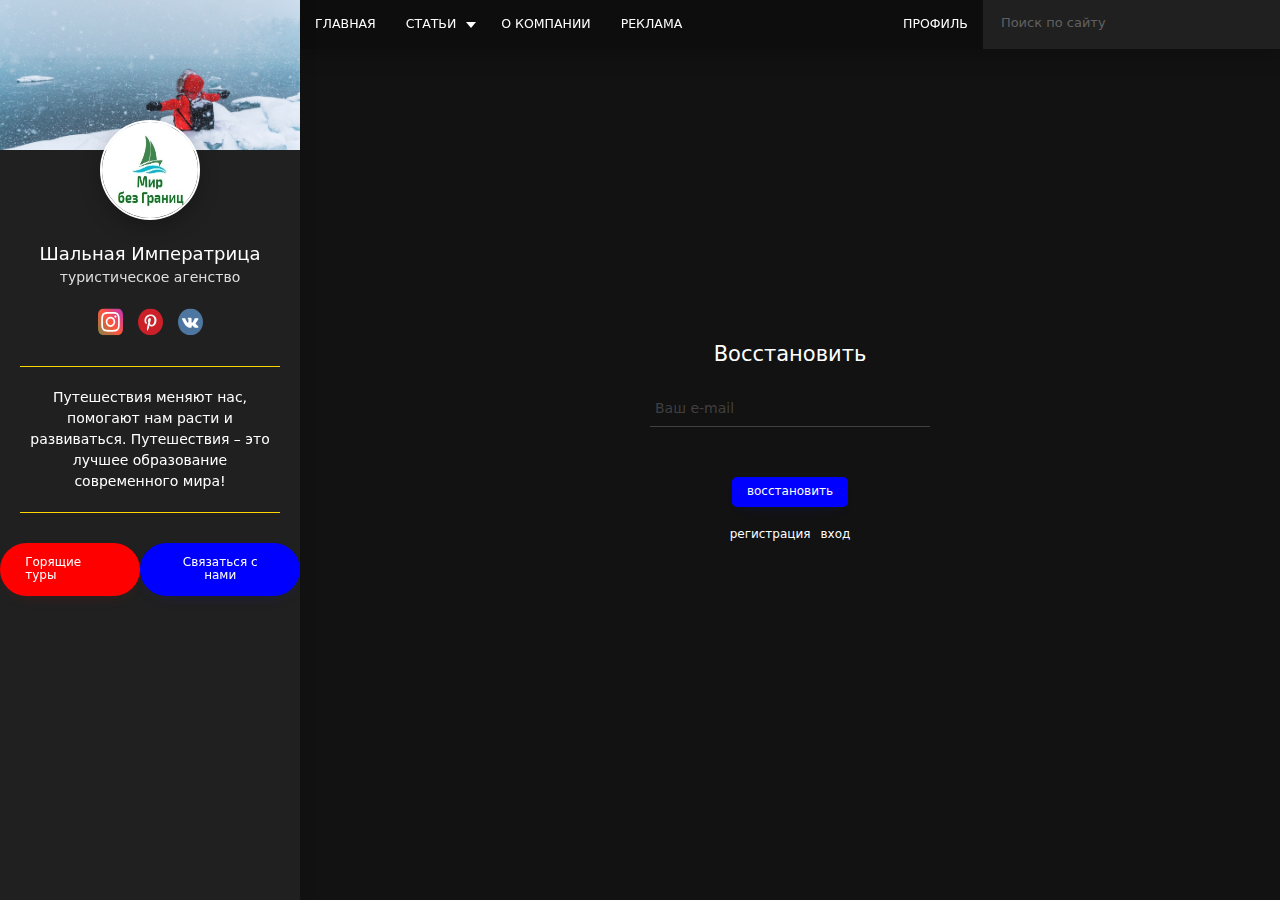
<file: reset.html>
<!DOCTYPE html>
<html lang="ru">
<head>
    <meta charset="UTF-8">
    <link rel="stylesheet" href="assets/css/style.min.css">
    
    <!-- Useful meta tags -->
    <meta http-equiv="x-ua-compatible" content="ie=edge">
    <meta name="viewport" content="width=device-width, initial-scale=1, shrink-to-fit=no">
    <meta name="robots" content="index, follow">
    <meta name="google" content="notranslate">
    <meta name="format-detection" content="telephone=no">
    <meta name="description" content="">
    
    <title>reset</title>
</head>

<!-- Global site tag (gtag.js) - Google Analytics -->
<script async src="https://www.googletagmanager.com/gtag/js?id=G-QPFTEX1NBD"></script>
<script>
  window.dataLayer = window.dataLayer || [];
  function gtag(){dataLayer.push(arguments);}
  gtag('js', new Date());

  gtag('config', 'G-QPFTEX1NBD');
</script>

<body>  <!-- class="show-sidebar" class="no-scroll" -->
<!-- при открытии модального окна, убрать скролл -->

    <div class="page" id="page">
        <header class="header">
           <!-- left -->
           <div class="header__left">
              <nav class="nav">
                 <!-- nav list -->
                 <ul class="nav__list">
                    <li class="nav__item"> 
                       <a href="index.html" class="nav__link">Главная</a>  
                    </li>
        
                    <li class="nav__item"> <!-- родитель эл. ul -->
        
                       <!-- поBEM  nav__link--has-subnav-->
                       <a href="#" class="nav__link has-subnav">Статьи</a>  
                       
                       <!-- выпадающее менУ -->
                       <ul class="subnav">
                          <li class="subnav__item">
                             <a class="subnav__link" href="#">Категория Категория Категория 1</a>
                          </li>
        
                          <li class="subnav__item">
                             <a class="subnav__link" href="#">Категория 2</a>
                          </li>
        
                          <li class="subnav__item subnav__item--border">
                          <!-- пример модификатора -->
                             <a class="subnav__link" href="#">Категория 3</a>
                          </li>
                       </ul>
        
                    </li>
        
                    <li class="nav__item">
                       <a href="about_company.html" class="nav__link">О компании</a>  
                    </li>
        
                    <li class="nav__item">
                       <a href="advertising.html" class="nav__link">Реклама</a>  
                    </li>
                 </ul>
              </nav>
        
              <!-- burger -->
                 <button class="burger" id="burger" type="button">
                    <span></span>
                 </button>
              <!-- /.burger -->
           </div>
        
           <!-- right -->
           <div class="header__right">
              <nav class="nav">
                 <ul class="nav__list">
                    <li class="nav__item">
                       <a href="profile.html" class="nav__link">Профиль</a>
                    </li>
                 </ul>
              </nav>
        
              <form class="search" action="search.html" method="GET">
                 <input class="search__input" type="text" placeholder="Поиск по сайту">
              </form>
           </div>
        </header>

        <aside class="sidebar" id="sidebar">
           <div class="sidebar__header">
              <img src="./assets/images/background_2.jpg" alt="">
           </div>
        
           <!--  sidebar__content  -->
           <div class="sidebar__content">
              <!--  profile  -->
              <div class="profile">
                 <img class="profile__avatar" src="./assets/images/logo.jpg" alt="">
                 <div class="profile__header">
                    <div class="profile__name">Шальная Императрица</div>
                    <div class="profile__prof">туристическое агенство</div>   
                 </div>
        
                 <ul class="social">
                    <li class="social__item">
                       <a class="social__link" href="#" target="_blank"> <!-- открытие в новом окне -->
                          <img src="./assets/images/social/instagram .svg" alt="instagram">
                       </a>
                    </li>
        
                    <li class="social__item">
                       <a class="social__link" href="#" target="_blank"> <!-- открытие в новом окне -->
                          <img src="./assets/images/social/pinterest.svg" alt="instagram">
                       </a>
                    </li>
        
                    <li class="social__item">
                       <a class="social__link" href="#" target="_blank"> <!-- открытие в новом окне -->
                          <img src="./assets/images/social/vk.svg" alt="instagram">
                       </a>
                    </li>
                 </ul>
        
                 <div class="profile__text">
                    <p>Путешествия меняют нас, помогают нам расти и развиваться. Путешествия – это лучшее образование современного мира!</p>
                 </div>
              </div>   <!-- /.profile -->
        
              <!-- mobile-nav -->
              <nav class="nav nav--mobile">
                 <!-- nav list -->
                 <ul class="nav__list">
                    <li class="nav__item"> 
                       <a href="index.html" class="nav__link">Главная</a>  
                    </li>
        
                    <li class="nav__item"> <!-- родитель эл. ul -->
        
                       <!-- поBEM  nav__link--has-subnav-->
                       <a href="#" class="nav__link has-subnav">Статьи</a>  
                       
                       <!-- выпадающее менУ -->
                       <ul class="subnav">
                          <li class="subnav__item">
                             <a class="subnav__link" href="#">Категория Категория Категория 1</a>
                          </li>
        
                          <li class="subnav__item">
                             <a class="subnav__link" href="#">Категория 2</a>
                          </li>
        
                          <li class="subnav__item subnav__item--border">
                          <!-- пример модификатора -->
                             <a class="subnav__link" href="#">Категория 3</a>
                          </li>
                       </ul>
                    </li>
        
                    <li class="nav__item">
                       <a href="about_company.html" class="nav__link">О компании</a>  
                    </li>
        
                    <li class="nav__item">
                       <a href="advertising.html" class="nav__link">Реклама</a>  
                    </li>
        
                    <li class="nav__item">
                       <a href="profile.html" class="nav__link">Профиль</a>
                    </li>
                 </ul>
              </nav>
              <!-- /.mobile-nav -->
           </div>   <!-- /.sidebar__content -->
        
           <!--  sidebar__footer  -->
           <div class="sidebar__footer">
              <a class="btn btn--red" href="works.html">Горящие туры</a>
              <button class="btn btn--blue" type="button" data-modal="contact-modal">Связаться с нами</button>
           </div>
        </aside>
        <main class="main">
            <div class="container">
                
                <div class="wrapper-form">
                   <h1 class="page__title page__title--center">Восстановить</h1>
                
                   <form class="form form--auth" action="/" method="POST">
                
                      <div class="form__group form__group--mb">
                         <input class="form__control" type="email" placeholder="Ваш e-mail" value="">
                         <span class="form__divider"></span>
                      </div>
                
                      <div class="form__footer form__footer--center">
                         <div class="form__group form__group--mb">
                            <button class="btn btn--blue btn--comment btn--mt" type="submit">восстановить</button>
                         </div>
                      </div>
                
                      <ul class="form__footer-list">
                         <li>
                            <a href="signup.html">регистрация</a>
                         </li>
                         <li>
                            <a href="signin.html">вход</a>
                         </li>
                      </ul>
                   </form>
                </div>
                
                
            </div>
        </main>
    </div>


    <div class="modal" id="story-modal">
       <div class="modal__content modal__content--story">
          <video class="modal__video" src="" poster="https://placehold.it/430x590"></video>
       </div>
    </div>    <div class="modal" id="contact-modal">
       <div class="modal__content">
          <button class="modal__close" type="button">
             <img src="assets/images/close.svg" alt="close">
          </button>
    
          <form class="form" action="/" method="POST">
             
             <div class="form__group form__group--mb">
                <input class="form__control" type="text" placeholder="Ваш e-mail" value="">
                <span class="form__divider"></span>
             </div>
       
             <!-- <div class="form__group form__group--mb">
                <input class="form__control" type="email" placeholder="Ваш пароль" value="">
                <span class="form__divider"></span>
             </div> -->
    
             <div class="form__group form__group--mb">
                <textarea class="form__control form__control--textarea" name="send text" placeholder="Текст сообщения"></textarea>
                <span class="form__divider"></span>
             </div>
    
             <div class="form__group">
                <button class="btn btn--blue btn--comment btn--mb" type="submit">Отправить</button>
             </div>
          </form>
    
          <ul class="modal__footer">
             <li class="modal__link">
                e-mail: <a href="mailto:info@mywebsite.ru">borderless_world@gmail.com</a>
             </li>
             <li class="modal__link">
                тел: <a href="tel: +380998887777">+380-99-888-77-77</a>
             </li>
          </ul>
       </div> <!-- /.modal__content -->
    </div> <!-- /.modal -->    <div class="modal" id="contact-modal-works">
       <div class="modal__content">
          <button class="modal__close" type="button">
             <img src="assets/images/close.svg" alt="close">
          </button>
    
          <form class="form" action="/" method="POST">
             
             <div class="form__group form__group--mb">
                <input class="form__control" type="text" placeholder="Ваш e-mail" value="">
                <span class="form__divider"></span>
             </div>
       
             <!-- <div class="form__group form__group--mb">
                <input class="form__control" type="email" placeholder="Ваш пароль" value="">
                <span class="form__divider"></span>
             </div> -->
    
             <div class="form__group form__group--mb">
                <textarea class="form__control form__control--textarea" name="send text" placeholder="Ваш номер телефона"></textarea>
                <span class="form__divider"></span>
             </div>
    
             <div class="form__group">
                <button class="btn btn--blue btn--comment btn--mb" type="submit">Отправить</button>
             </div>
          </form>
    
          <ul class="modal__footer">
             <li class="modal__link">
                e-mail: <a href="mailto:info@mywebsite.ru">borderless_world@gmail.com</a>
             </li>
             <li class="modal__link">
                тел: <a href="tel: +94323285622">+380-99-888-77-77</a>
             </li>
          </ul>
       </div> <!-- /.modal__content -->
    </div> <!-- /.modal -->    <div class="modal">
       <div class="modal__content modal__content--share">
    
          <button class="modal__close" type="button">
             <img src="assets/images/close.svg" alt="close">
          </button>
       
          <!-- share styles in modal -->
          <ul class="share">
             <li class="share__item">
                <a class="share__link" href="#">
                   <img src="assets/images/share/facebook.svg" alt="share-social">
                </a>
             </li>
       
             <li class="share__item">
                <a class="share__link" href="#">
                   <img src="assets/images/share/twitter.svg" alt="share-social">
                </a>
             </li>
       
             <li class="share__item">
                <a class="share__link" href="#">
                   <img src="assets/images/share/vk.svg" alt="share-social">
                </a>
             </li>
       
             <li class="share__item">
                <a class="share__link" href="#">
                   <img src="assets/images/share/copy.svg" alt="share-social">
                </a>
             </li>
          </ul>
    
       </div> <!-- modal__content -->
    </div> <!-- /.modal -->
    <!-- JS -->
    <script src="assets/js/app.js"></script>
</body>
</html>
</file>
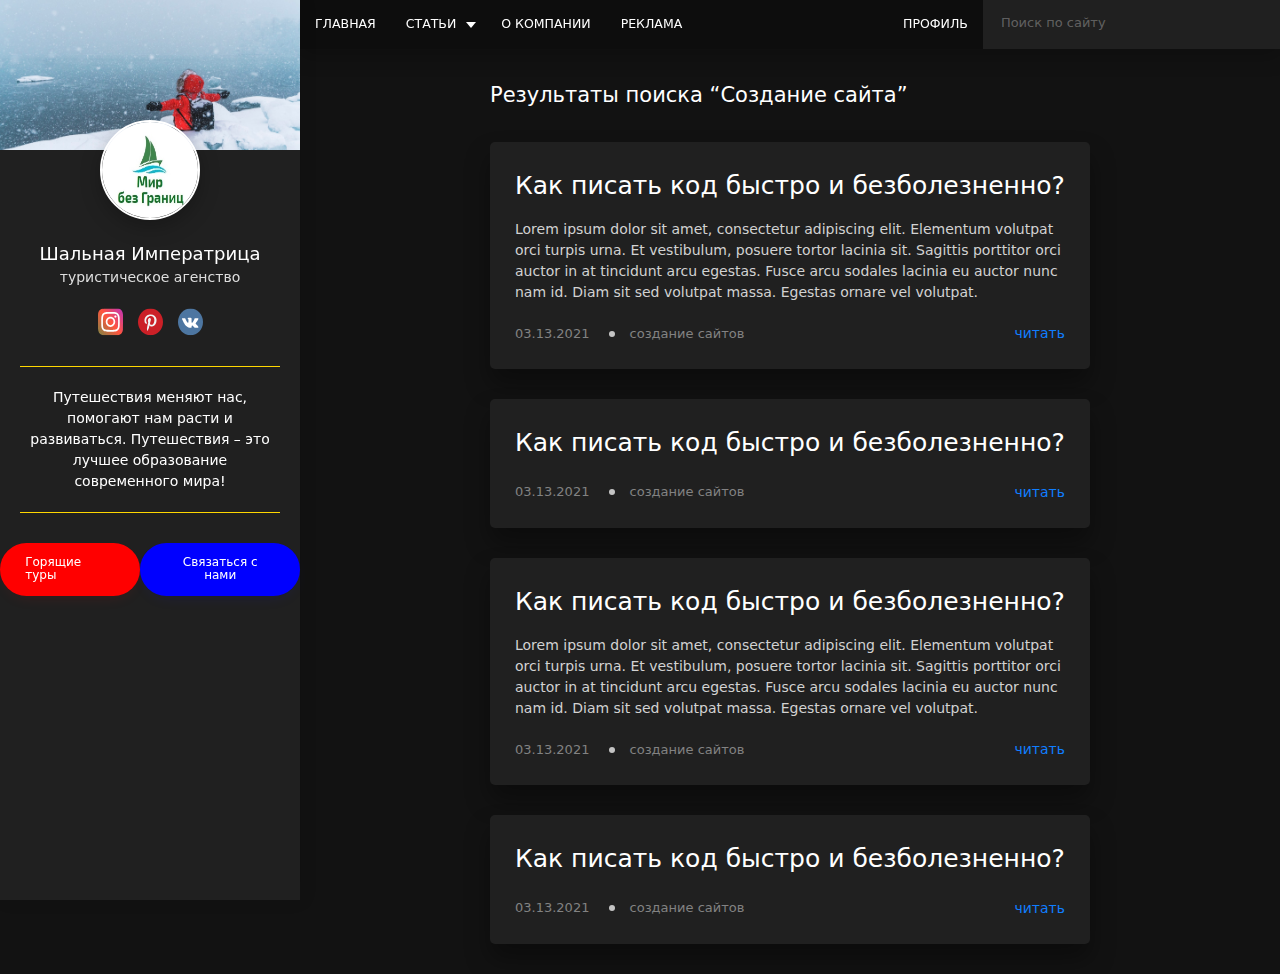
<file: search.html>
<!DOCTYPE html>
<html lang="ru">
<head>
    <meta charset="UTF-8">
    <link rel="stylesheet" href="assets/css/style.min.css">
    
    <!-- Useful meta tags -->
    <meta http-equiv="x-ua-compatible" content="ie=edge">
    <meta name="viewport" content="width=device-width, initial-scale=1, shrink-to-fit=no">
    <meta name="robots" content="index, follow">
    <meta name="google" content="notranslate">
    <meta name="format-detection" content="telephone=no">
    <meta name="description" content="">
    
    <title>search</title>
</head>

<!-- Global site tag (gtag.js) - Google Analytics -->
<script async src="https://www.googletagmanager.com/gtag/js?id=G-QPFTEX1NBD"></script>
<script>
  window.dataLayer = window.dataLayer || [];
  function gtag(){dataLayer.push(arguments);}
  gtag('js', new Date());

  gtag('config', 'G-QPFTEX1NBD');
</script>

<body>  <!-- class="show-sidebar" class="no-scroll" -->
<!-- при открытии модального окна, убрать скролл -->

    <div class="page" id="page">
        <header class="header">
           <!-- left -->
           <div class="header__left">
              <nav class="nav">
                 <!-- nav list -->
                 <ul class="nav__list">
                    <li class="nav__item"> 
                       <a href="index.html" class="nav__link">Главная</a>  
                    </li>
        
                    <li class="nav__item"> <!-- родитель эл. ul -->
        
                       <!-- поBEM  nav__link--has-subnav-->
                       <a href="#" class="nav__link has-subnav">Статьи</a>  
                       
                       <!-- выпадающее менУ -->
                       <ul class="subnav">
                          <li class="subnav__item">
                             <a class="subnav__link" href="#">Категория Категория Категория 1</a>
                          </li>
        
                          <li class="subnav__item">
                             <a class="subnav__link" href="#">Категория 2</a>
                          </li>
        
                          <li class="subnav__item subnav__item--border">
                          <!-- пример модификатора -->
                             <a class="subnav__link" href="#">Категория 3</a>
                          </li>
                       </ul>
        
                    </li>
        
                    <li class="nav__item">
                       <a href="about_company.html" class="nav__link">О компании</a>  
                    </li>
        
                    <li class="nav__item">
                       <a href="advertising.html" class="nav__link">Реклама</a>  
                    </li>
                 </ul>
              </nav>
        
              <!-- burger -->
                 <button class="burger" id="burger" type="button">
                    <span></span>
                 </button>
              <!-- /.burger -->
           </div>
        
           <!-- right -->
           <div class="header__right">
              <nav class="nav">
                 <ul class="nav__list">
                    <li class="nav__item">
                       <a href="profile.html" class="nav__link">Профиль</a>
                    </li>
                 </ul>
              </nav>
        
              <form class="search" action="search.html" method="GET">
                 <input class="search__input" type="text" placeholder="Поиск по сайту">
              </form>
           </div>
        </header>

        <aside class="sidebar" id="sidebar">
           <div class="sidebar__header">
              <img src="./assets/images/background_2.jpg" alt="">
           </div>
        
           <!--  sidebar__content  -->
           <div class="sidebar__content">
              <!--  profile  -->
              <div class="profile">
                 <img class="profile__avatar" src="./assets/images/logo.jpg" alt="">
                 <div class="profile__header">
                    <div class="profile__name">Шальная Императрица</div>
                    <div class="profile__prof">туристическое агенство</div>   
                 </div>
        
                 <ul class="social">
                    <li class="social__item">
                       <a class="social__link" href="#" target="_blank"> <!-- открытие в новом окне -->
                          <img src="./assets/images/social/instagram .svg" alt="instagram">
                       </a>
                    </li>
        
                    <li class="social__item">
                       <a class="social__link" href="#" target="_blank"> <!-- открытие в новом окне -->
                          <img src="./assets/images/social/pinterest.svg" alt="instagram">
                       </a>
                    </li>
        
                    <li class="social__item">
                       <a class="social__link" href="#" target="_blank"> <!-- открытие в новом окне -->
                          <img src="./assets/images/social/vk.svg" alt="instagram">
                       </a>
                    </li>
                 </ul>
        
                 <div class="profile__text">
                    <p>Путешествия меняют нас, помогают нам расти и развиваться. Путешествия – это лучшее образование современного мира!</p>
                 </div>
              </div>   <!-- /.profile -->
        
              <!-- mobile-nav -->
              <nav class="nav nav--mobile">
                 <!-- nav list -->
                 <ul class="nav__list">
                    <li class="nav__item"> 
                       <a href="index.html" class="nav__link">Главная</a>  
                    </li>
        
                    <li class="nav__item"> <!-- родитель эл. ul -->
        
                       <!-- поBEM  nav__link--has-subnav-->
                       <a href="#" class="nav__link has-subnav">Статьи</a>  
                       
                       <!-- выпадающее менУ -->
                       <ul class="subnav">
                          <li class="subnav__item">
                             <a class="subnav__link" href="#">Категория Категория Категория 1</a>
                          </li>
        
                          <li class="subnav__item">
                             <a class="subnav__link" href="#">Категория 2</a>
                          </li>
        
                          <li class="subnav__item subnav__item--border">
                          <!-- пример модификатора -->
                             <a class="subnav__link" href="#">Категория 3</a>
                          </li>
                       </ul>
                    </li>
        
                    <li class="nav__item">
                       <a href="about_company.html" class="nav__link">О компании</a>  
                    </li>
        
                    <li class="nav__item">
                       <a href="advertising.html" class="nav__link">Реклама</a>  
                    </li>
        
                    <li class="nav__item">
                       <a href="profile.html" class="nav__link">Профиль</a>
                    </li>
                 </ul>
              </nav>
              <!-- /.mobile-nav -->
           </div>   <!-- /.sidebar__content -->
        
           <!--  sidebar__footer  -->
           <div class="sidebar__footer">
              <a class="btn btn--red" href="works.html">Горящие туры</a>
              <button class="btn btn--blue" type="button" data-modal="contact-modal">Связаться с нами</button>
           </div>
        </aside>
        <main class="main">
            <div class="container">
                
                <h1 class="page__title page__title--search">
                   Результаты поиска “Создание сайта”
                </h1>
                
                <div class="post post--search">
                
                   <div class="post__content">
                      <h2 class="post__title">
                         <a href="post.html">Как писать код быстро и безболезненно?</a>
                      </h2>
                
                      <div class="post__description">
                         Lorem ipsum dolor sit amet, consectetur adipiscing elit. Elementum volutpat orci turpis urna. Et vestibulum, posuere tortor lacinia sit. Sagittis porttitor orci auctor in at tincidunt arcu egestas. Fusce arcu sodales lacinia eu auctor nunc nam id. Diam sit sed volutpat massa. Egestas ornare vel volutpat.
                      </div>    
                   </div>
                
                   <div class="post__footer">
                      <ul class="post__data">
                         <li class="post__data-item">
                            <time datetime="2021-03-13 20:00">
                               03.13.2021
                            </time>
                         </li>
                
                         <li class="post__data-item">
                            <a href="post.html">
                               создание сайтов
                            </a>
                         </li>
                      </ul>
                
                      <a class="post__read" href="post.html">читать</a>
                   </div>
                </div> <!-- /.post -->
                
                <div class="post post--search">
                   
                   <div class="post__content">
                      <h2 class="post__title">
                         <a href="post.html">Как писать код быстро и безболезненно?</a>
                      </h2>   
                   </div>
                
                   <div class="post__footer">
                      <ul class="post__data">
                         <li class="post__data-item">
                            <time datetime="2021-03-13 20:00">
                               03.13.2021
                            </time>
                         </li>
                
                         <li class="post__data-item">
                            <a href="post.html">
                               создание сайтов
                            </a>
                         </li>
                      </ul>
                
                      <a class="post__read" href="post.html">читать</a>
                   </div>
                </div> <!-- /.post -->
                
                <div class="post post--search">
                
                   <div class="post__content">
                      <h2 class="post__title">
                         <a href="post.html">Как писать код быстро и безболезненно?</a>
                      </h2>
                
                      <div class="post__description">
                         Lorem ipsum dolor sit amet, consectetur adipiscing elit. Elementum volutpat orci turpis urna. Et vestibulum, posuere tortor lacinia sit. Sagittis porttitor orci auctor in at tincidunt arcu egestas. Fusce arcu sodales lacinia eu auctor nunc nam id. Diam sit sed volutpat massa. Egestas ornare vel volutpat.
                      </div>    
                   </div>
                
                   <div class="post__footer">
                      <ul class="post__data">
                         <li class="post__data-item">
                            <time datetime="2021-03-13 20:00">
                               03.13.2021
                            </time>
                         </li>
                
                         <li class="post__data-item">
                            <a href="post.html">
                               создание сайтов
                            </a>
                         </li>
                      </ul>
                
                      <a class="post__read" href="post.html">читать</a>
                   </div>
                </div> <!-- /.post -->
                
                <div class="post post--search">
                   
                   <div class="post__content">
                      <h2 class="post__title">
                         <a href="post.html">Как писать код быстро и безболезненно?</a>
                      </h2>   
                   </div>
                
                   <div class="post__footer">
                      <ul class="post__data">
                         <li class="post__data-item">
                            <time datetime="2021-03-13 20:00">
                               03.13.2021
                            </time>
                         </li>
                
                         <li class="post__data-item">
                            <a href="post.html">
                               создание сайтов
                            </a>
                         </li>
                      </ul>
                
                      <a class="post__read" href="post.html">читать</a>
                   </div>
                </div> <!-- /.post -->
            </div>
        </main>
    </div>


    <div class="modal" id="story-modal">
       <div class="modal__content modal__content--story">
          <video class="modal__video" src="" poster="https://placehold.it/430x590"></video>
       </div>
    </div>    <div class="modal" id="contact-modal">
       <div class="modal__content">
          <button class="modal__close" type="button">
             <img src="assets/images/close.svg" alt="close">
          </button>
    
          <form class="form" action="/" method="POST">
             
             <div class="form__group form__group--mb">
                <input class="form__control" type="text" placeholder="Ваш e-mail" value="">
                <span class="form__divider"></span>
             </div>
       
             <!-- <div class="form__group form__group--mb">
                <input class="form__control" type="email" placeholder="Ваш пароль" value="">
                <span class="form__divider"></span>
             </div> -->
    
             <div class="form__group form__group--mb">
                <textarea class="form__control form__control--textarea" name="send text" placeholder="Текст сообщения"></textarea>
                <span class="form__divider"></span>
             </div>
    
             <div class="form__group">
                <button class="btn btn--blue btn--comment btn--mb" type="submit">Отправить</button>
             </div>
          </form>
    
          <ul class="modal__footer">
             <li class="modal__link">
                e-mail: <a href="mailto:info@mywebsite.ru">borderless_world@gmail.com</a>
             </li>
             <li class="modal__link">
                тел: <a href="tel: +380998887777">+380-99-888-77-77</a>
             </li>
          </ul>
       </div> <!-- /.modal__content -->
    </div> <!-- /.modal -->    <div class="modal" id="contact-modal-works">
       <div class="modal__content">
          <button class="modal__close" type="button">
             <img src="assets/images/close.svg" alt="close">
          </button>
    
          <form class="form" action="/" method="POST">
             
             <div class="form__group form__group--mb">
                <input class="form__control" type="text" placeholder="Ваш e-mail" value="">
                <span class="form__divider"></span>
             </div>
       
             <!-- <div class="form__group form__group--mb">
                <input class="form__control" type="email" placeholder="Ваш пароль" value="">
                <span class="form__divider"></span>
             </div> -->
    
             <div class="form__group form__group--mb">
                <textarea class="form__control form__control--textarea" name="send text" placeholder="Ваш номер телефона"></textarea>
                <span class="form__divider"></span>
             </div>
    
             <div class="form__group">
                <button class="btn btn--blue btn--comment btn--mb" type="submit">Отправить</button>
             </div>
          </form>
    
          <ul class="modal__footer">
             <li class="modal__link">
                e-mail: <a href="mailto:info@mywebsite.ru">borderless_world@gmail.com</a>
             </li>
             <li class="modal__link">
                тел: <a href="tel: +94323285622">+380-99-888-77-77</a>
             </li>
          </ul>
       </div> <!-- /.modal__content -->
    </div> <!-- /.modal -->    <div class="modal">
       <div class="modal__content modal__content--share">
    
          <button class="modal__close" type="button">
             <img src="assets/images/close.svg" alt="close">
          </button>
       
          <!-- share styles in modal -->
          <ul class="share">
             <li class="share__item">
                <a class="share__link" href="#">
                   <img src="assets/images/share/facebook.svg" alt="share-social">
                </a>
             </li>
       
             <li class="share__item">
                <a class="share__link" href="#">
                   <img src="assets/images/share/twitter.svg" alt="share-social">
                </a>
             </li>
       
             <li class="share__item">
                <a class="share__link" href="#">
                   <img src="assets/images/share/vk.svg" alt="share-social">
                </a>
             </li>
       
             <li class="share__item">
                <a class="share__link" href="#">
                   <img src="assets/images/share/copy.svg" alt="share-social">
                </a>
             </li>
          </ul>
    
       </div> <!-- modal__content -->
    </div> <!-- /.modal -->
    <!-- JS -->
    <script src="assets/js/app.js"></script>
</body>
</html>
</file>
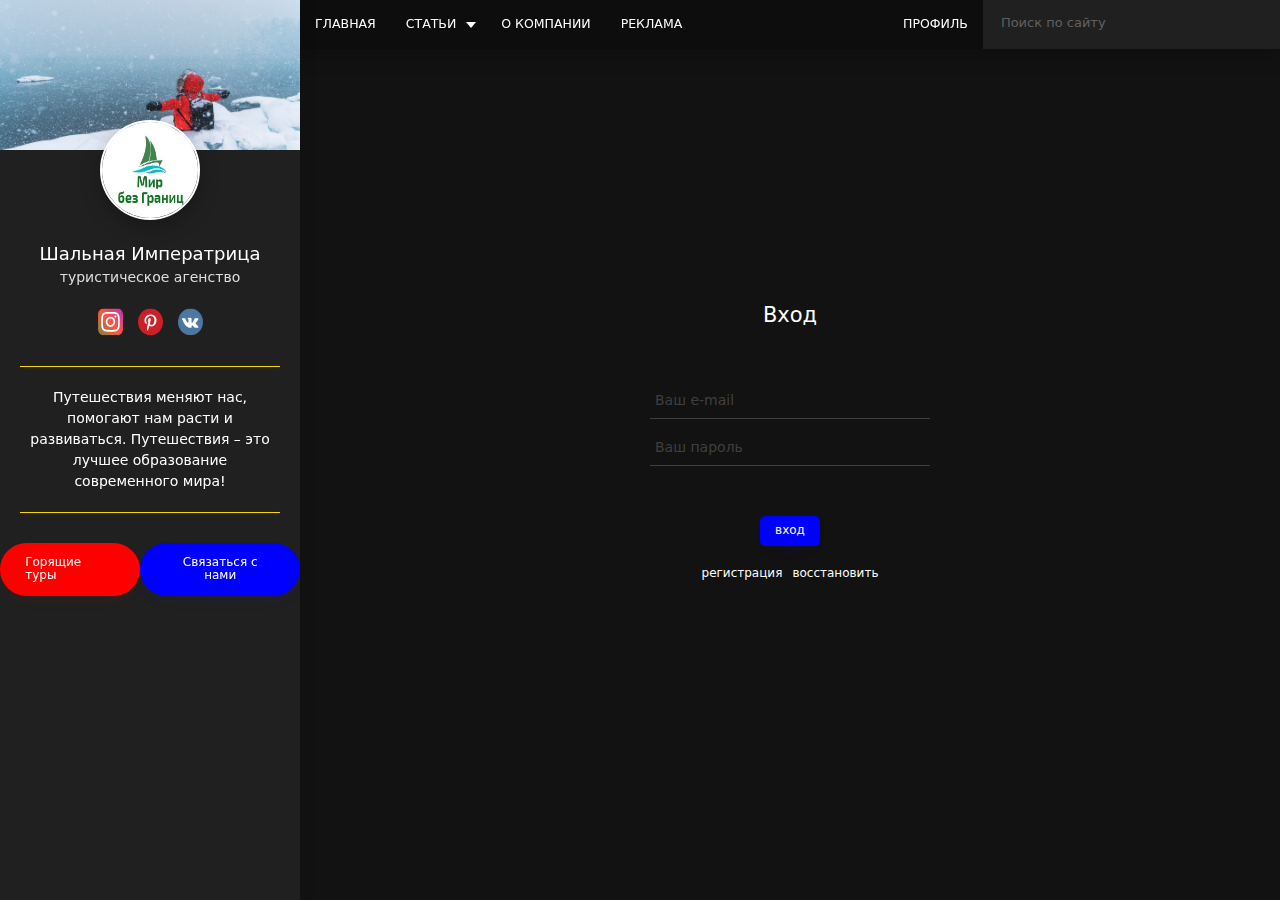
<file: signin.html>
<!DOCTYPE html>
<html lang="ru">
<head>
    <meta charset="UTF-8">
    <link rel="stylesheet" href="assets/css/style.min.css">
    
    <!-- Useful meta tags -->
    <meta http-equiv="x-ua-compatible" content="ie=edge">
    <meta name="viewport" content="width=device-width, initial-scale=1, shrink-to-fit=no">
    <meta name="robots" content="index, follow">
    <meta name="google" content="notranslate">
    <meta name="format-detection" content="telephone=no">
    <meta name="description" content="">
    
    <title>signin</title>
</head>

<!-- Global site tag (gtag.js) - Google Analytics -->
<script async src="https://www.googletagmanager.com/gtag/js?id=G-QPFTEX1NBD"></script>
<script>
  window.dataLayer = window.dataLayer || [];
  function gtag(){dataLayer.push(arguments);}
  gtag('js', new Date());

  gtag('config', 'G-QPFTEX1NBD');
</script>

<body>  <!-- class="show-sidebar" class="no-scroll" -->
<!-- при открытии модального окна, убрать скролл -->

    <div class="page" id="page">
        <header class="header">
           <!-- left -->
           <div class="header__left">
              <nav class="nav">
                 <!-- nav list -->
                 <ul class="nav__list">
                    <li class="nav__item"> 
                       <a href="index.html" class="nav__link">Главная</a>  
                    </li>
        
                    <li class="nav__item"> <!-- родитель эл. ul -->
        
                       <!-- поBEM  nav__link--has-subnav-->
                       <a href="#" class="nav__link has-subnav">Статьи</a>  
                       
                       <!-- выпадающее менУ -->
                       <ul class="subnav">
                          <li class="subnav__item">
                             <a class="subnav__link" href="#">Категория Категория Категория 1</a>
                          </li>
        
                          <li class="subnav__item">
                             <a class="subnav__link" href="#">Категория 2</a>
                          </li>
        
                          <li class="subnav__item subnav__item--border">
                          <!-- пример модификатора -->
                             <a class="subnav__link" href="#">Категория 3</a>
                          </li>
                       </ul>
        
                    </li>
        
                    <li class="nav__item">
                       <a href="about_company.html" class="nav__link">О компании</a>  
                    </li>
        
                    <li class="nav__item">
                       <a href="advertising.html" class="nav__link">Реклама</a>  
                    </li>
                 </ul>
              </nav>
        
              <!-- burger -->
                 <button class="burger" id="burger" type="button">
                    <span></span>
                 </button>
              <!-- /.burger -->
           </div>
        
           <!-- right -->
           <div class="header__right">
              <nav class="nav">
                 <ul class="nav__list">
                    <li class="nav__item">
                       <a href="profile.html" class="nav__link">Профиль</a>
                    </li>
                 </ul>
              </nav>
        
              <form class="search" action="search.html" method="GET">
                 <input class="search__input" type="text" placeholder="Поиск по сайту">
              </form>
           </div>
        </header>

        <aside class="sidebar" id="sidebar">
           <div class="sidebar__header">
              <img src="./assets/images/background_2.jpg" alt="">
           </div>
        
           <!--  sidebar__content  -->
           <div class="sidebar__content">
              <!--  profile  -->
              <div class="profile">
                 <img class="profile__avatar" src="./assets/images/logo.jpg" alt="">
                 <div class="profile__header">
                    <div class="profile__name">Шальная Императрица</div>
                    <div class="profile__prof">туристическое агенство</div>   
                 </div>
        
                 <ul class="social">
                    <li class="social__item">
                       <a class="social__link" href="#" target="_blank"> <!-- открытие в новом окне -->
                          <img src="./assets/images/social/instagram .svg" alt="instagram">
                       </a>
                    </li>
        
                    <li class="social__item">
                       <a class="social__link" href="#" target="_blank"> <!-- открытие в новом окне -->
                          <img src="./assets/images/social/pinterest.svg" alt="instagram">
                       </a>
                    </li>
        
                    <li class="social__item">
                       <a class="social__link" href="#" target="_blank"> <!-- открытие в новом окне -->
                          <img src="./assets/images/social/vk.svg" alt="instagram">
                       </a>
                    </li>
                 </ul>
        
                 <div class="profile__text">
                    <p>Путешествия меняют нас, помогают нам расти и развиваться. Путешествия – это лучшее образование современного мира!</p>
                 </div>
              </div>   <!-- /.profile -->
        
              <!-- mobile-nav -->
              <nav class="nav nav--mobile">
                 <!-- nav list -->
                 <ul class="nav__list">
                    <li class="nav__item"> 
                       <a href="index.html" class="nav__link">Главная</a>  
                    </li>
        
                    <li class="nav__item"> <!-- родитель эл. ul -->
        
                       <!-- поBEM  nav__link--has-subnav-->
                       <a href="#" class="nav__link has-subnav">Статьи</a>  
                       
                       <!-- выпадающее менУ -->
                       <ul class="subnav">
                          <li class="subnav__item">
                             <a class="subnav__link" href="#">Категория Категория Категория 1</a>
                          </li>
        
                          <li class="subnav__item">
                             <a class="subnav__link" href="#">Категория 2</a>
                          </li>
        
                          <li class="subnav__item subnav__item--border">
                          <!-- пример модификатора -->
                             <a class="subnav__link" href="#">Категория 3</a>
                          </li>
                       </ul>
                    </li>
        
                    <li class="nav__item">
                       <a href="about_company.html" class="nav__link">О компании</a>  
                    </li>
        
                    <li class="nav__item">
                       <a href="advertising.html" class="nav__link">Реклама</a>  
                    </li>
        
                    <li class="nav__item">
                       <a href="profile.html" class="nav__link">Профиль</a>
                    </li>
                 </ul>
              </nav>
              <!-- /.mobile-nav -->
           </div>   <!-- /.sidebar__content -->
        
           <!--  sidebar__footer  -->
           <div class="sidebar__footer">
              <a class="btn btn--red" href="works.html">Горящие туры</a>
              <button class="btn btn--blue" type="button" data-modal="contact-modal">Связаться с нами</button>
           </div>
        </aside>
        <main class="main">
            <div class="container">
                
                <div class="wrapper-form">
                   <h1 class="page__title page__title--center page__title--mb">Вход</h1>
                
                   <form class="form form--auth" action="/" method="POST">
                
                      <div class="form__group form__group--mb">
                         <input class="form__control" type="email" placeholder="Ваш e-mail" value="">
                         <span class="form__divider"></span>
                      </div>
                
                      <div class="form__group form__group--mb">
                         <input class="form__control" type="password" placeholder="Ваш пароль" value="">
                         <span class="form__divider"></span>
                      </div>
                
                      <div class="form__footer form__footer--center">
                         <div class="form__group form__group--mb">
                            <button class="btn btn--blue btn--comment btn--mt" type="submit">вход</button>
                         </div>
                      </div>
                
                      <ul class="form__footer-list">
                         <li>
                            <a href="signup.html">регистрация</a>
                         </li>
                         <li>
                            <a href="reset.html">восстановить</a>
                         </li>
                      </ul>
                   </form>
                </div>
                
                
            </div>
        </main>
    </div>


    <div class="modal" id="story-modal">
       <div class="modal__content modal__content--story">
          <video class="modal__video" src="" poster="https://placehold.it/430x590"></video>
       </div>
    </div>    <div class="modal" id="contact-modal">
       <div class="modal__content">
          <button class="modal__close" type="button">
             <img src="assets/images/close.svg" alt="close">
          </button>
    
          <form class="form" action="/" method="POST">
             
             <div class="form__group form__group--mb">
                <input class="form__control" type="text" placeholder="Ваш e-mail" value="">
                <span class="form__divider"></span>
             </div>
       
             <!-- <div class="form__group form__group--mb">
                <input class="form__control" type="email" placeholder="Ваш пароль" value="">
                <span class="form__divider"></span>
             </div> -->
    
             <div class="form__group form__group--mb">
                <textarea class="form__control form__control--textarea" name="send text" placeholder="Текст сообщения"></textarea>
                <span class="form__divider"></span>
             </div>
    
             <div class="form__group">
                <button class="btn btn--blue btn--comment btn--mb" type="submit">Отправить</button>
             </div>
          </form>
    
          <ul class="modal__footer">
             <li class="modal__link">
                e-mail: <a href="mailto:info@mywebsite.ru">borderless_world@gmail.com</a>
             </li>
             <li class="modal__link">
                тел: <a href="tel: +380998887777">+380-99-888-77-77</a>
             </li>
          </ul>
       </div> <!-- /.modal__content -->
    </div> <!-- /.modal -->    <div class="modal" id="contact-modal-works">
       <div class="modal__content">
          <button class="modal__close" type="button">
             <img src="assets/images/close.svg" alt="close">
          </button>
    
          <form class="form" action="/" method="POST">
             
             <div class="form__group form__group--mb">
                <input class="form__control" type="text" placeholder="Ваш e-mail" value="">
                <span class="form__divider"></span>
             </div>
       
             <!-- <div class="form__group form__group--mb">
                <input class="form__control" type="email" placeholder="Ваш пароль" value="">
                <span class="form__divider"></span>
             </div> -->
    
             <div class="form__group form__group--mb">
                <textarea class="form__control form__control--textarea" name="send text" placeholder="Ваш номер телефона"></textarea>
                <span class="form__divider"></span>
             </div>
    
             <div class="form__group">
                <button class="btn btn--blue btn--comment btn--mb" type="submit">Отправить</button>
             </div>
          </form>
    
          <ul class="modal__footer">
             <li class="modal__link">
                e-mail: <a href="mailto:info@mywebsite.ru">borderless_world@gmail.com</a>
             </li>
             <li class="modal__link">
                тел: <a href="tel: +94323285622">+380-99-888-77-77</a>
             </li>
          </ul>
       </div> <!-- /.modal__content -->
    </div> <!-- /.modal -->    <div class="modal">
       <div class="modal__content modal__content--share">
    
          <button class="modal__close" type="button">
             <img src="assets/images/close.svg" alt="close">
          </button>
       
          <!-- share styles in modal -->
          <ul class="share">
             <li class="share__item">
                <a class="share__link" href="#">
                   <img src="assets/images/share/facebook.svg" alt="share-social">
                </a>
             </li>
       
             <li class="share__item">
                <a class="share__link" href="#">
                   <img src="assets/images/share/twitter.svg" alt="share-social">
                </a>
             </li>
       
             <li class="share__item">
                <a class="share__link" href="#">
                   <img src="assets/images/share/vk.svg" alt="share-social">
                </a>
             </li>
       
             <li class="share__item">
                <a class="share__link" href="#">
                   <img src="assets/images/share/copy.svg" alt="share-social">
                </a>
             </li>
          </ul>
    
       </div> <!-- modal__content -->
    </div> <!-- /.modal -->
    <!-- JS -->
    <script src="assets/js/app.js"></script>
</body>
</html>
</file>
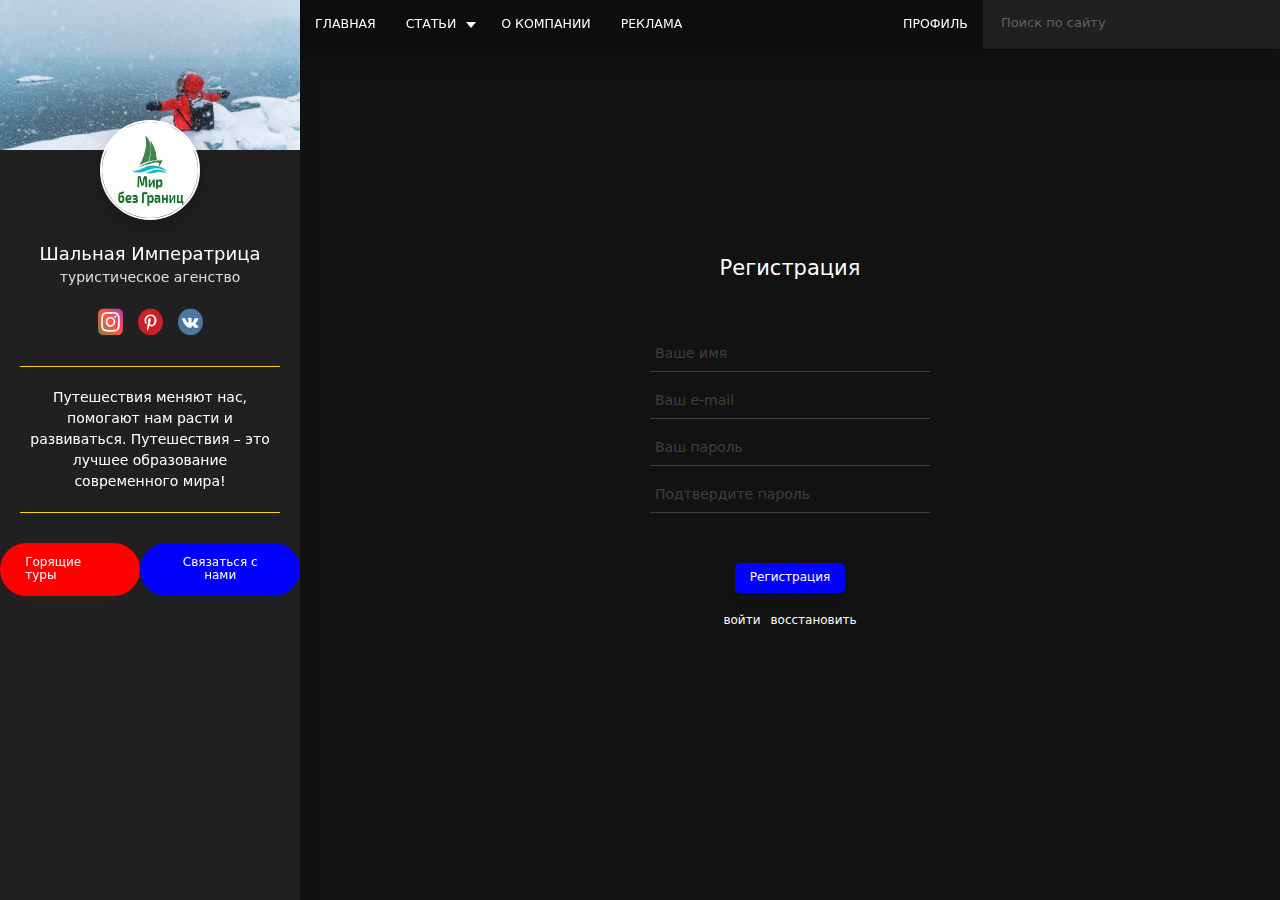
<file: signup.html>
<!DOCTYPE html>
<html lang="ru">
<head>
    <meta charset="UTF-8">
    <link rel="stylesheet" href="assets/css/style.min.css">
    
    <!-- Useful meta tags -->
    <meta http-equiv="x-ua-compatible" content="ie=edge">
    <meta name="viewport" content="width=device-width, initial-scale=1, shrink-to-fit=no">
    <meta name="robots" content="index, follow">
    <meta name="google" content="notranslate">
    <meta name="format-detection" content="telephone=no">
    <meta name="description" content="">
    
    <title>signup</title>
</head>

<!-- Global site tag (gtag.js) - Google Analytics -->
<script async src="https://www.googletagmanager.com/gtag/js?id=G-QPFTEX1NBD"></script>
<script>
  window.dataLayer = window.dataLayer || [];
  function gtag(){dataLayer.push(arguments);}
  gtag('js', new Date());

  gtag('config', 'G-QPFTEX1NBD');
</script>

<body>  <!-- class="show-sidebar" class="no-scroll" -->
<!-- при открытии модального окна, убрать скролл -->

    <div class="page" id="page">
        <header class="header">
           <!-- left -->
           <div class="header__left">
              <nav class="nav">
                 <!-- nav list -->
                 <ul class="nav__list">
                    <li class="nav__item"> 
                       <a href="index.html" class="nav__link">Главная</a>  
                    </li>
        
                    <li class="nav__item"> <!-- родитель эл. ul -->
        
                       <!-- поBEM  nav__link--has-subnav-->
                       <a href="#" class="nav__link has-subnav">Статьи</a>  
                       
                       <!-- выпадающее менУ -->
                       <ul class="subnav">
                          <li class="subnav__item">
                             <a class="subnav__link" href="#">Категория Категория Категория 1</a>
                          </li>
        
                          <li class="subnav__item">
                             <a class="subnav__link" href="#">Категория 2</a>
                          </li>
        
                          <li class="subnav__item subnav__item--border">
                          <!-- пример модификатора -->
                             <a class="subnav__link" href="#">Категория 3</a>
                          </li>
                       </ul>
        
                    </li>
        
                    <li class="nav__item">
                       <a href="about_company.html" class="nav__link">О компании</a>  
                    </li>
        
                    <li class="nav__item">
                       <a href="advertising.html" class="nav__link">Реклама</a>  
                    </li>
                 </ul>
              </nav>
        
              <!-- burger -->
                 <button class="burger" id="burger" type="button">
                    <span></span>
                 </button>
              <!-- /.burger -->
           </div>
        
           <!-- right -->
           <div class="header__right">
              <nav class="nav">
                 <ul class="nav__list">
                    <li class="nav__item">
                       <a href="profile.html" class="nav__link">Профиль</a>
                    </li>
                 </ul>
              </nav>
        
              <form class="search" action="search.html" method="GET">
                 <input class="search__input" type="text" placeholder="Поиск по сайту">
              </form>
           </div>
        </header>

        <aside class="sidebar" id="sidebar">
           <div class="sidebar__header">
              <img src="./assets/images/background_2.jpg" alt="">
           </div>
        
           <!--  sidebar__content  -->
           <div class="sidebar__content">
              <!--  profile  -->
              <div class="profile">
                 <img class="profile__avatar" src="./assets/images/logo.jpg" alt="">
                 <div class="profile__header">
                    <div class="profile__name">Шальная Императрица</div>
                    <div class="profile__prof">туристическое агенство</div>   
                 </div>
        
                 <ul class="social">
                    <li class="social__item">
                       <a class="social__link" href="#" target="_blank"> <!-- открытие в новом окне -->
                          <img src="./assets/images/social/instagram .svg" alt="instagram">
                       </a>
                    </li>
        
                    <li class="social__item">
                       <a class="social__link" href="#" target="_blank"> <!-- открытие в новом окне -->
                          <img src="./assets/images/social/pinterest.svg" alt="instagram">
                       </a>
                    </li>
        
                    <li class="social__item">
                       <a class="social__link" href="#" target="_blank"> <!-- открытие в новом окне -->
                          <img src="./assets/images/social/vk.svg" alt="instagram">
                       </a>
                    </li>
                 </ul>
        
                 <div class="profile__text">
                    <p>Путешествия меняют нас, помогают нам расти и развиваться. Путешествия – это лучшее образование современного мира!</p>
                 </div>
              </div>   <!-- /.profile -->
        
              <!-- mobile-nav -->
              <nav class="nav nav--mobile">
                 <!-- nav list -->
                 <ul class="nav__list">
                    <li class="nav__item"> 
                       <a href="index.html" class="nav__link">Главная</a>  
                    </li>
        
                    <li class="nav__item"> <!-- родитель эл. ul -->
        
                       <!-- поBEM  nav__link--has-subnav-->
                       <a href="#" class="nav__link has-subnav">Статьи</a>  
                       
                       <!-- выпадающее менУ -->
                       <ul class="subnav">
                          <li class="subnav__item">
                             <a class="subnav__link" href="#">Категория Категория Категория 1</a>
                          </li>
        
                          <li class="subnav__item">
                             <a class="subnav__link" href="#">Категория 2</a>
                          </li>
        
                          <li class="subnav__item subnav__item--border">
                          <!-- пример модификатора -->
                             <a class="subnav__link" href="#">Категория 3</a>
                          </li>
                       </ul>
                    </li>
        
                    <li class="nav__item">
                       <a href="about_company.html" class="nav__link">О компании</a>  
                    </li>
        
                    <li class="nav__item">
                       <a href="advertising.html" class="nav__link">Реклама</a>  
                    </li>
        
                    <li class="nav__item">
                       <a href="profile.html" class="nav__link">Профиль</a>
                    </li>
                 </ul>
              </nav>
              <!-- /.mobile-nav -->
           </div>   <!-- /.sidebar__content -->
        
           <!--  sidebar__footer  -->
           <div class="sidebar__footer">
              <a class="btn btn--red" href="works.html">Горящие туры</a>
              <button class="btn btn--blue" type="button" data-modal="contact-modal">Связаться с нами</button>
           </div>
        </aside>
        <main class="main">
            <div class="container">
                
                <div class="wrapper-form">
                   <h1 class="page__title page__title--center page__title--mb">Регистрация</h1>
                   
                   <form class="form form--auth" action="/" method="POST">
                
                      <div class="form__group form__group--mb">
                         <input class="form__control" type="text" placeholder="Ваше имя" value="">
                         <span class="form__divider"></span>
                      </div>
                
                      <div class="form__group form__group--mb">
                         <input class="form__control" type="email" placeholder="Ваш e-mail" value="">
                         <span class="form__divider"></span>
                      </div>
                
                      <div class="form__group form__group--mb">
                         <input class="form__control" type="password" placeholder="Ваш пароль" value="">
                         <span class="form__divider"></span>
                      </div>
                
                      <div class="form__group form__group--mb">
                         <input class="form__control" type="password" placeholder="Подтвердите пароль" value="">
                         <span class="form__divider"></span>
                      </div>
                
                
                      <div class="form__footer form__footer--center">
                         <div class="form__group form__group--mb">
                            <button class="btn btn--blue btn--comment btn--mt" type="submit">Регистрация</button>
                         </div>
                      </div>
                
                      <ul class="form__footer-list">
                         <li>
                            <a href="signin.html">войти</a>
                         </li>
                         <li>
                            <a href="reset.html">восстановить</a>
                         </li>
                      </ul>
                   </form>
                </div>
                
                
            </div>
        </main>
    </div>


    <div class="modal" id="story-modal">
       <div class="modal__content modal__content--story">
          <video class="modal__video" src="" poster="https://placehold.it/430x590"></video>
       </div>
    </div>    <div class="modal" id="contact-modal">
       <div class="modal__content">
          <button class="modal__close" type="button">
             <img src="assets/images/close.svg" alt="close">
          </button>
    
          <form class="form" action="/" method="POST">
             
             <div class="form__group form__group--mb">
                <input class="form__control" type="text" placeholder="Ваш e-mail" value="">
                <span class="form__divider"></span>
             </div>
       
             <!-- <div class="form__group form__group--mb">
                <input class="form__control" type="email" placeholder="Ваш пароль" value="">
                <span class="form__divider"></span>
             </div> -->
    
             <div class="form__group form__group--mb">
                <textarea class="form__control form__control--textarea" name="send text" placeholder="Текст сообщения"></textarea>
                <span class="form__divider"></span>
             </div>
    
             <div class="form__group">
                <button class="btn btn--blue btn--comment btn--mb" type="submit">Отправить</button>
             </div>
          </form>
    
          <ul class="modal__footer">
             <li class="modal__link">
                e-mail: <a href="mailto:info@mywebsite.ru">borderless_world@gmail.com</a>
             </li>
             <li class="modal__link">
                тел: <a href="tel: +380998887777">+380-99-888-77-77</a>
             </li>
          </ul>
       </div> <!-- /.modal__content -->
    </div> <!-- /.modal -->    <div class="modal" id="contact-modal-works">
       <div class="modal__content">
          <button class="modal__close" type="button">
             <img src="assets/images/close.svg" alt="close">
          </button>
    
          <form class="form" action="/" method="POST">
             
             <div class="form__group form__group--mb">
                <input class="form__control" type="text" placeholder="Ваш e-mail" value="">
                <span class="form__divider"></span>
             </div>
       
             <!-- <div class="form__group form__group--mb">
                <input class="form__control" type="email" placeholder="Ваш пароль" value="">
                <span class="form__divider"></span>
             </div> -->
    
             <div class="form__group form__group--mb">
                <textarea class="form__control form__control--textarea" name="send text" placeholder="Ваш номер телефона"></textarea>
                <span class="form__divider"></span>
             </div>
    
             <div class="form__group">
                <button class="btn btn--blue btn--comment btn--mb" type="submit">Отправить</button>
             </div>
          </form>
    
          <ul class="modal__footer">
             <li class="modal__link">
                e-mail: <a href="mailto:info@mywebsite.ru">borderless_world@gmail.com</a>
             </li>
             <li class="modal__link">
                тел: <a href="tel: +94323285622">+380-99-888-77-77</a>
             </li>
          </ul>
       </div> <!-- /.modal__content -->
    </div> <!-- /.modal -->    <div class="modal">
       <div class="modal__content modal__content--share">
    
          <button class="modal__close" type="button">
             <img src="assets/images/close.svg" alt="close">
          </button>
       
          <!-- share styles in modal -->
          <ul class="share">
             <li class="share__item">
                <a class="share__link" href="#">
                   <img src="assets/images/share/facebook.svg" alt="share-social">
                </a>
             </li>
       
             <li class="share__item">
                <a class="share__link" href="#">
                   <img src="assets/images/share/twitter.svg" alt="share-social">
                </a>
             </li>
       
             <li class="share__item">
                <a class="share__link" href="#">
                   <img src="assets/images/share/vk.svg" alt="share-social">
                </a>
             </li>
       
             <li class="share__item">
                <a class="share__link" href="#">
                   <img src="assets/images/share/copy.svg" alt="share-social">
                </a>
             </li>
          </ul>
    
       </div> <!-- modal__content -->
    </div> <!-- /.modal -->
    <!-- JS -->
    <script src="assets/js/app.js"></script>
</body>
</html>
</file>
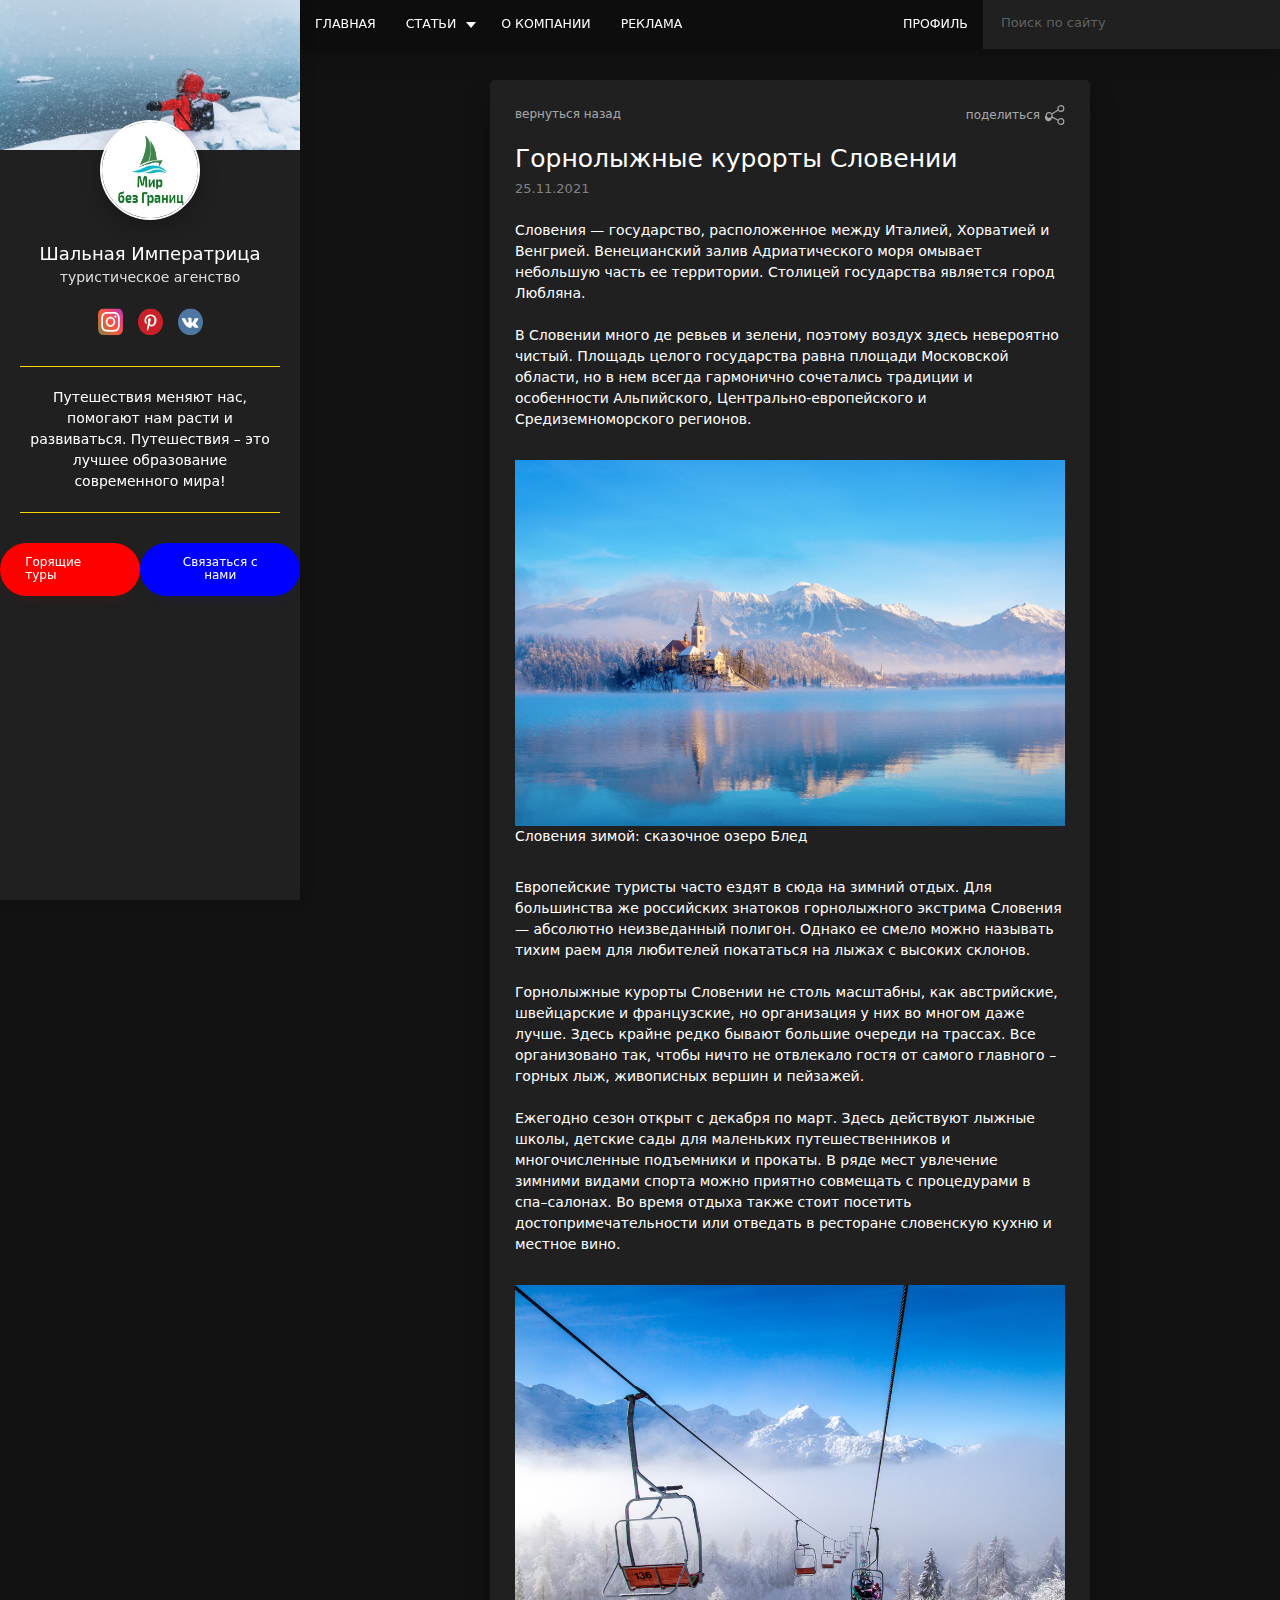
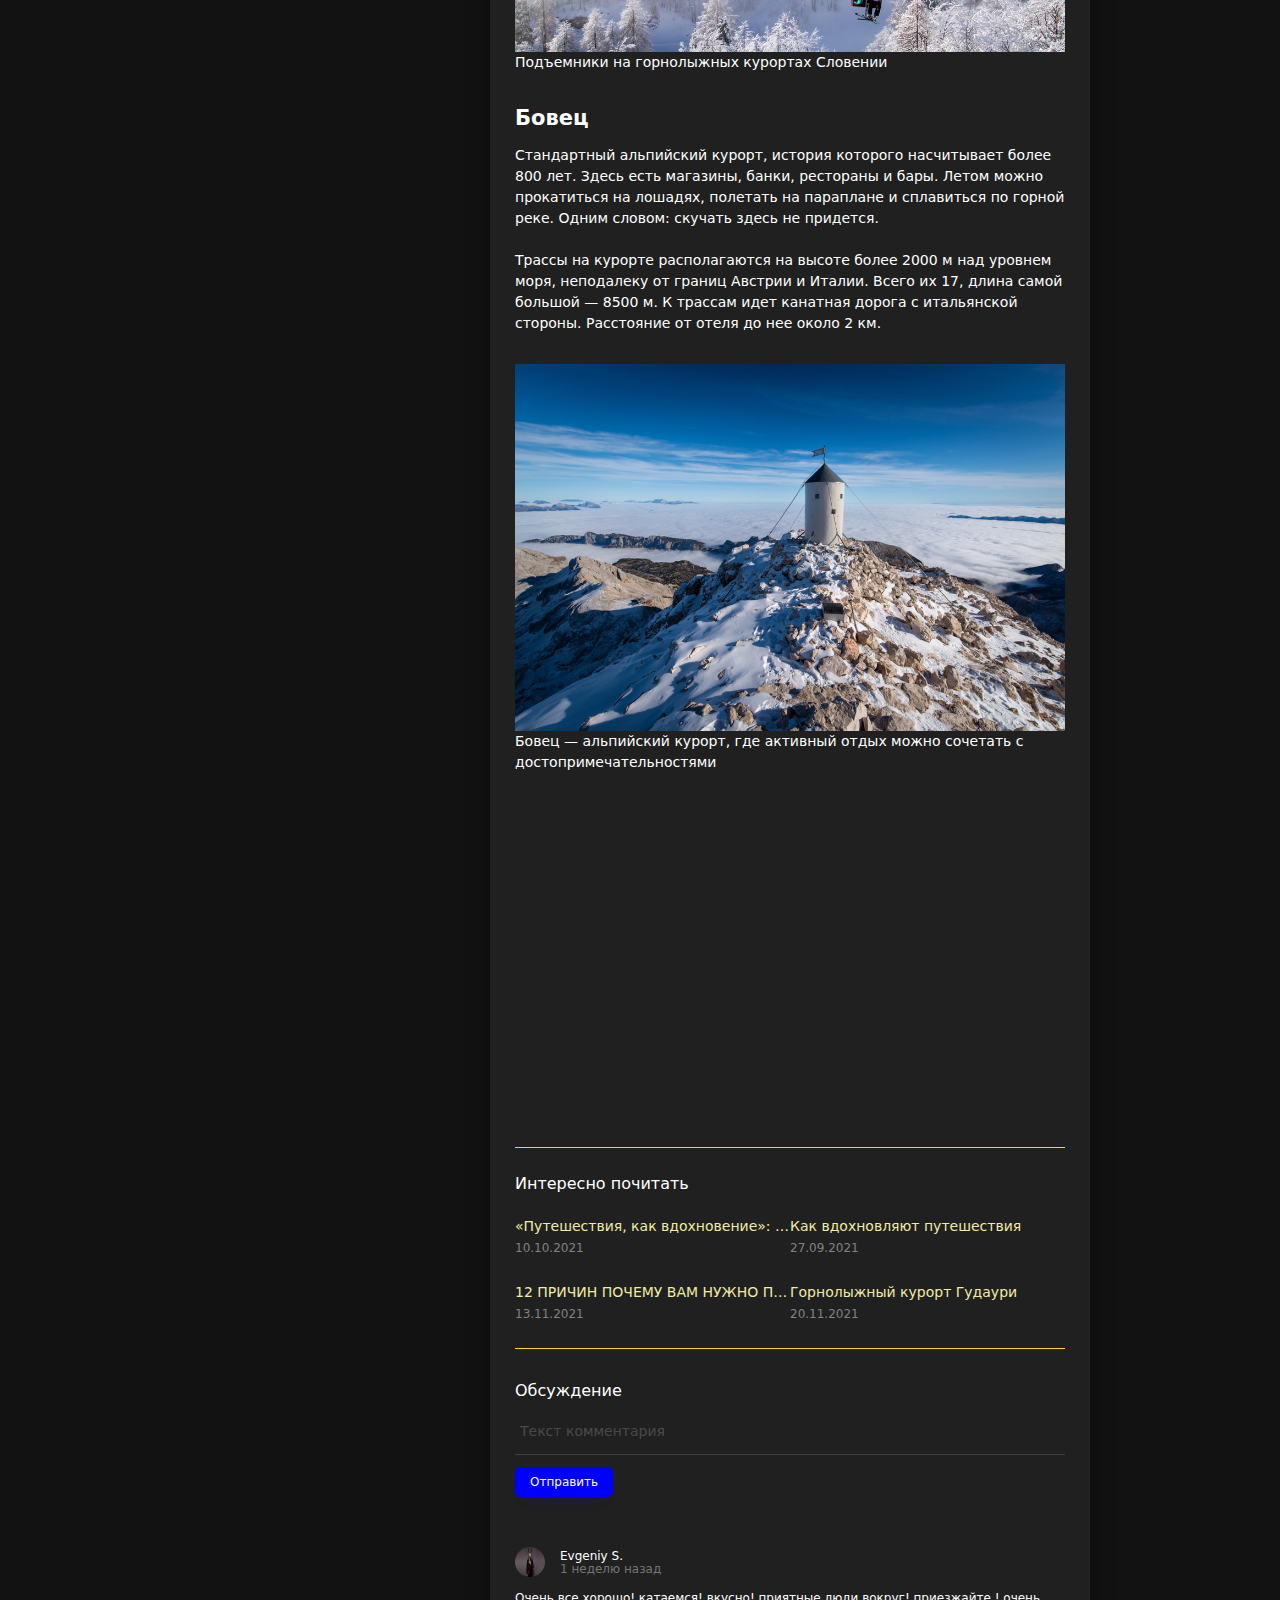
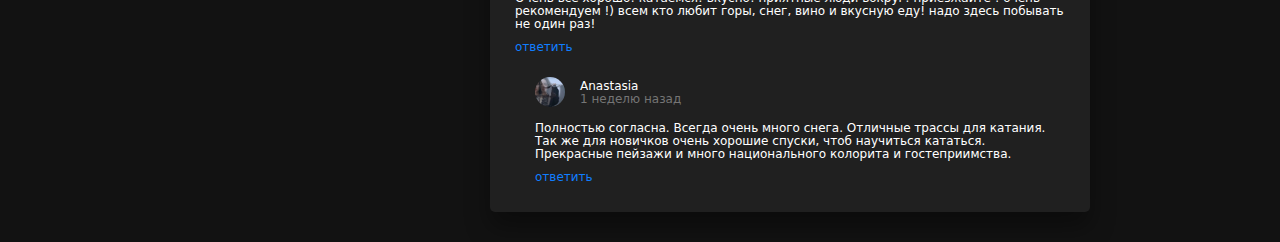
<file: slovenia.html>
<!DOCTYPE html>
<html lang="ru">
<head>
    <meta charset="UTF-8">
    <link rel="stylesheet" href="assets/css/style.min.css">
    
    <!-- Useful meta tags -->
    <meta http-equiv="x-ua-compatible" content="ie=edge">
    <meta name="viewport" content="width=device-width, initial-scale=1, shrink-to-fit=no">
    <meta name="robots" content="index, follow">
    <meta name="google" content="notranslate">
    <meta name="format-detection" content="telephone=no">
    <meta name="description" content="">
    
    <title>post</title>
</head>

<!-- Global site tag (gtag.js) - Google Analytics -->
<script async src="https://www.googletagmanager.com/gtag/js?id=G-QPFTEX1NBD"></script>
<script>
  window.dataLayer = window.dataLayer || [];
  function gtag(){dataLayer.push(arguments);}
  gtag('js', new Date());

  gtag('config', 'G-QPFTEX1NBD');
</script>

<body>  <!-- class="show-sidebar" class="no-scroll" -->
<!-- при открытии модального окна, убрать скролл -->

    <div class="page" id="page">
        <header class="header">
           <!-- left -->
           <div class="header__left">
              <nav class="nav">
                 <!-- nav list -->
                 <ul class="nav__list">
                    <li class="nav__item"> 
                       <a href="index.html" class="nav__link">Главная</a>  
                    </li>
        
                    <li class="nav__item"> <!-- родитель эл. ul -->
        
                       <!-- поBEM  nav__link--has-subnav-->
                       <a href="#" class="nav__link has-subnav">Статьи</a>  
                       
                       <!-- выпадающее менУ -->
                       <ul class="subnav">
                          <li class="subnav__item">
                             <a class="subnav__link" href="#">Категория Категория Категория 1</a>
                          </li>
        
                          <li class="subnav__item">
                             <a class="subnav__link" href="#">Категория 2</a>
                          </li>
        
                          <li class="subnav__item subnav__item--border">
                          <!-- пример модификатора -->
                             <a class="subnav__link" href="#">Категория 3</a>
                          </li>
                       </ul>
        
                    </li>
        
                    <li class="nav__item">
                       <a href="about_company.html" class="nav__link">О компании</a>  
                    </li>
        
                    <li class="nav__item">
                       <a href="advertising.html" class="nav__link">Реклама</a>  
                    </li>
                 </ul>
              </nav>
        
              <!-- burger -->
                 <button class="burger" id="burger" type="button">
                    <span></span>
                 </button>
              <!-- /.burger -->
           </div>
        
           <!-- right -->
           <div class="header__right">
              <nav class="nav">
                 <ul class="nav__list">
                    <li class="nav__item">
                       <a href="profile.html" class="nav__link">Профиль</a>
                    </li>
                 </ul>
              </nav>
        
              <form class="search" action="search.html" method="GET">
                 <input class="search__input" type="text" placeholder="Поиск по сайту">
              </form>
           </div>
        </header>

        <aside class="sidebar" id="sidebar">
           <div class="sidebar__header">
              <img src="./assets/images/background_2.jpg" alt="">
           </div>
        
           <!--  sidebar__content  -->
           <div class="sidebar__content">
              <!--  profile  -->
              <div class="profile">
                 <img class="profile__avatar" src="./assets/images/logo.jpg" alt="">
                 <div class="profile__header">
                    <div class="profile__name">Шальная Императрица</div>
                    <div class="profile__prof">туристическое агенство</div>   
                 </div>
        
                 <ul class="social">
                    <li class="social__item">
                       <a class="social__link" href="#" target="_blank"> <!-- открытие в новом окне -->
                          <img src="./assets/images/social/instagram .svg" alt="instagram">
                       </a>
                    </li>
        
                    <li class="social__item">
                       <a class="social__link" href="#" target="_blank"> <!-- открытие в новом окне -->
                          <img src="./assets/images/social/pinterest.svg" alt="instagram">
                       </a>
                    </li>
        
                    <li class="social__item">
                       <a class="social__link" href="#" target="_blank"> <!-- открытие в новом окне -->
                          <img src="./assets/images/social/vk.svg" alt="instagram">
                       </a>
                    </li>
                 </ul>
        
                 <div class="profile__text">
                    <p>Путешествия меняют нас, помогают нам расти и развиваться. Путешествия – это лучшее образование современного мира!</p>
                 </div>
              </div>   <!-- /.profile -->
        
              <!-- mobile-nav -->
              <nav class="nav nav--mobile">
                 <!-- nav list -->
                 <ul class="nav__list">
                    <li class="nav__item"> 
                       <a href="index.html" class="nav__link">Главная</a>  
                    </li>
        
                    <li class="nav__item"> <!-- родитель эл. ul -->
        
                       <!-- поBEM  nav__link--has-subnav-->
                       <a href="#" class="nav__link has-subnav">Статьи</a>  
                       
                       <!-- выпадающее менУ -->
                       <ul class="subnav">
                          <li class="subnav__item">
                             <a class="subnav__link" href="#">Категория Категория Категория 1</a>
                          </li>
        
                          <li class="subnav__item">
                             <a class="subnav__link" href="#">Категория 2</a>
                          </li>
        
                          <li class="subnav__item subnav__item--border">
                          <!-- пример модификатора -->
                             <a class="subnav__link" href="#">Категория 3</a>
                          </li>
                       </ul>
                    </li>
        
                    <li class="nav__item">
                       <a href="about_company.html" class="nav__link">О компании</a>  
                    </li>
        
                    <li class="nav__item">
                       <a href="advertising.html" class="nav__link">Реклама</a>  
                    </li>
        
                    <li class="nav__item">
                       <a href="profile.html" class="nav__link">Профиль</a>
                    </li>
                 </ul>
              </nav>
              <!-- /.mobile-nav -->
           </div>   <!-- /.sidebar__content -->
        
           <!--  sidebar__footer  -->
           <div class="sidebar__footer">
              <a class="btn btn--red" href="works.html">Горящие туры</a>
              <button class="btn btn--blue" type="button" data-modal="contact-modal">Связаться с нами</button>
           </div>
        </aside>
        <main class="main">
            <div class="container">
                
                <!-- post -->
                <div class="post">
                
                   <div class="post__actions">
                      <a class="post__actions_link" href="index.html">вернуться назад</a>
                      <a class="post__actions_link" href="#">
                         поделиться<img src="assets/images/share.svg" alt="поделиться">
                      </a> 
                   </div>
                
                   <div class="post__header">
                      <h1 class="post__title post__title--mb">
                         Горнолыжные курорты Словении
                      </h1>
                
                      <ul class="post__data">
                         <li class="post__data-item">
                            <time datetime="2021-03-13 20:00">
                               25.11.2021
                            </time>
                         </li>
                      </ul>
                   </div>
                
                   <div class="post__content post__content--mb0">
                      <div class="post__text">
                
                         <p>
                            Словения — государство, расположенное между Италией, Хорватией и Венгрией. Венецианский залив Адриатического моря омывает небольшую часть ее территории. Столицей государства является город Любляна.
                            <br><br>
                            В Словении много де ревьев и зелени, поэтому воздух здесь невероятно чистый. Площадь целого государства равна площади Московской области, но в нем всегда гармонично сочетались традиции и особенности Альпийского, Центрально-европейского и Средиземноморского регионов.
                         </p>
                   
                         <p>
                            <img src="assets/images/slovenia.jpg" alt="">
                            Словения зимой: сказочное озеро Блед
                         </p>   
                
                         <p>
                            Европейские туристы часто ездят в сюда на зимний отдых. Для большинства же российских знатоков горнолыжного экстрима Словения — абсолютно неизведанный полигон. Однако ее смело можно называть тихим раем для любителей покататься на лыжах с высоких склонов.
                            <br><br>
                            Горнолыжные курорты Словении не столь масштабны, как австрийские, швейцарские и французские, но организация у них во многом даже лучше. Здесь крайне редко бывают большие очереди на трассах. Все организовано так, чтобы ничто не отвлекало гостя от самого главного – горных лыж, живописных вершин и пейзажей.
                            <br><br>
                            Ежегодно сезон открыт с декабря по март. Здесь действуют лыжные школы, детские сады для маленьких путешественников и многочисленные подъемники и прокаты. В ряде мест увлечение зимними видами спорта можно приятно совмещать с процедурами в спа–салонах. Во время отдыха также стоит посетить достопримечательности или отведать в ресторане словенскую кухню и местное вино.
                         </p>
                
                         <p>
                            <img src="assets/images/slovenia_2.jpg" alt="">
                            Подъемники на горнолыжных курортах Словении
                         </p> 
                
                         <h2 class="post__title post__title--mb">
                            Бовец
                         </h2>
                         
                         <p>
                            Стандартный альпийский курорт, история которого насчитывает более 800 лет. Здесь есть магазины, банки, рестораны и бары. Летом можно прокатиться на лошадях, полетать на параплане и сплавиться по горной реке. Одним словом: скучать здесь не придется.
                            <br><br>
                            Трассы на курорте располагаются на высоте более 2000 м над уровнем моря, неподалеку от границ Австрии и Италии. Всего их 17, длина самой большой — 8500 м. К трассам идет канатная дорога с итальянской стороны. Расстояние от отеля до нее около 2 км. 
                         </p>
                
                         <p>
                            <img src="assets/images/slovenia_3.jpg" alt="">
                            Бовец — альпийский курорт, где активный отдых можно сочетать с достопримечательностями
                         </p> 
                
                         <p>
                            <span class="fr-video">
                            <iframe src="https://www.youtube.com/embed/9rFTTx6Z1PU" title="YouTube video player" frameborder="0" allow="accelerometer; autoplay; clipboard-write; encrypted-media; gyroscope; picture-in-picture"       allowfullscreen></iframe>
                            </span>
                         </p>
                
                      </div> <!-- /.post__text -->
                
                      <div class="related">
                         <h2 class="related__title">Интересно почитать</h2>
                
                         <ul class="related__list">
                            <li class="related__list-item">
                               <h3 class="related__list-title">
                                  <a href="https://altay-green.ru/puteshestviya-kak-vdohnovenie-tvorcheskiy-konkurs/">«Путешествия, как вдохновение»: творческий конкурс</a>
                               </h3>
                               <time class="related__list-date" datetime="2021-05-20 20:00">10.10.2021</time>
                            </li>
                
                            <li class="related__list-item">
                               <h3 class="related__list-title">
                                  <a href="https://vc.ru/life/105026-kak-vdohnovlyayut-puteshestviya">Как вдохновляют путешествия</a>
                               </h3>
                               <time class="related__list-date" datetime="2021-05-20 20:00">27.09.2021</time>
                            </li>
                
                            <li class="related__list-item">
                               <h3 class="related__list-title">
                                  <a href="https://livingintravels.com/12-prichin-pochemu-vam-nuzhno-puteshestvovat/">12 ПРИЧИН ПОЧЕМУ ВАМ НУЖНО ПУТЕШЕСТВОВАТЬ</a>
                               </h3>
                               <time class="related__list-date" datetime="2021-05-20 20:00">13.11.2021</time>
                            </li>
                
                            <li class="related__list-item">
                               <h3 class="related__list-title">
                                  <a href="https://www.gudauri.ru/about_gudauri/">Горнолыжный курорт Гудаури</a>
                               </h3>
                               <time class="related__list-date" datetime="2021-05-20 20:00">20.11.2021</time>
                            </li>
                         </ul>
                      </div> <!-- /.related -->
                
                      <div class="comments-form">
                         <div class="comments-form__title">Обсуждение</div>
                         <form class="form" action="/" method="POST">
                            <div class="form__group">
                               <textarea class="form__control form__control--textarea" name="comment-text" placeholder="Текст комментария" data-autoresize></textarea>
                               <span class="form__divider"></span>
                            </div>
                            <button class="btn btn--blue btn--comment" type="submit">Отправить</button>
                         </form>
                      </div>
                
                      <ul class="comments">
                         <li class="comments__item">
                            <div class="comments__header">
                               <img class="comments__avatar" src="assets/images/Avatar_Deceit.jpg" alt="avatar">
                
                               <div class="comments__author">
                                  <div class="comments__name">Evgeniy S.</div>
                                   <time class="comments__date" datetime="2021-05-11 20:00">1 неделю назад</time>
                               </div>
                            </div>
                               
                            <div class="comments__text">
                               Очень все хорошо! катаемся! вкусно! приятные люди вокруг! приезжайте ! очень рекомендуем !) всем кто любит горы, снег, вино и вкусную еду! надо здесь побывать не один раз!
                            </div>
                
                            <button class="comments__reply" type="button">
                               ответить
                            </button>
                            
                            <!-- new comment вложенный-->
                            <ul class="comments">
                               <li class="comments__item">
                                  <div class="comments__header">
                                     <img class="comments__avatar" src="assets/images/avatar.jpg" alt="avatar">
                      
                                     <div class="comments__author">
                                        <div class="comments__name">Anastasia</div>
                                         <time class="comments__date" datetime="2021-05-11 20:00">1 неделю назад</time>
                                     </div>
                                  </div>
                                     
                                  <div class="comments__text">
                                     Полностью согласна. Всегда очень много снега. Отличные трассы для катания. Так же для новичков очень хорошие спуски, чтоб научиться кататься. Прекрасные пейзажи и много национального колорита и гостеприимства.
                                  </div>
                      
                                  <button class="comments__reply" type="button">
                                     ответить
                                  </button>
                               </li>
                            </ul> <!-- /.new comment вложенный-->
                
                         </li>
                      </ul>
                
                   </div>  <!-- /.post__content -->
                </div> <!-- /.post -->
            </div>
        </main>
    </div>


    <div class="modal" id="story-modal">
       <div class="modal__content modal__content--story">
          <video class="modal__video" src="" poster="https://placehold.it/430x590"></video>
       </div>
    </div>    <div class="modal" id="contact-modal">
       <div class="modal__content">
          <button class="modal__close" type="button">
             <img src="assets/images/close.svg" alt="close">
          </button>
    
          <form class="form" action="/" method="POST">
             
             <div class="form__group form__group--mb">
                <input class="form__control" type="text" placeholder="Ваш e-mail" value="">
                <span class="form__divider"></span>
             </div>
       
             <!-- <div class="form__group form__group--mb">
                <input class="form__control" type="email" placeholder="Ваш пароль" value="">
                <span class="form__divider"></span>
             </div> -->
    
             <div class="form__group form__group--mb">
                <textarea class="form__control form__control--textarea" name="send text" placeholder="Текст сообщения"></textarea>
                <span class="form__divider"></span>
             </div>
    
             <div class="form__group">
                <button class="btn btn--blue btn--comment btn--mb" type="submit">Отправить</button>
             </div>
          </form>
    
          <ul class="modal__footer">
             <li class="modal__link">
                e-mail: <a href="mailto:info@mywebsite.ru">borderless_world@gmail.com</a>
             </li>
             <li class="modal__link">
                тел: <a href="tel: +380998887777">+380-99-888-77-77</a>
             </li>
          </ul>
       </div> <!-- /.modal__content -->
    </div> <!-- /.modal -->    <div class="modal" id="contact-modal-works">
       <div class="modal__content">
          <button class="modal__close" type="button">
             <img src="assets/images/close.svg" alt="close">
          </button>
    
          <form class="form" action="/" method="POST">
             
             <div class="form__group form__group--mb">
                <input class="form__control" type="text" placeholder="Ваш e-mail" value="">
                <span class="form__divider"></span>
             </div>
       
             <!-- <div class="form__group form__group--mb">
                <input class="form__control" type="email" placeholder="Ваш пароль" value="">
                <span class="form__divider"></span>
             </div> -->
    
             <div class="form__group form__group--mb">
                <textarea class="form__control form__control--textarea" name="send text" placeholder="Ваш номер телефона"></textarea>
                <span class="form__divider"></span>
             </div>
    
             <div class="form__group">
                <button class="btn btn--blue btn--comment btn--mb" type="submit">Отправить</button>
             </div>
          </form>
    
          <ul class="modal__footer">
             <li class="modal__link">
                e-mail: <a href="mailto:info@mywebsite.ru">borderless_world@gmail.com</a>
             </li>
             <li class="modal__link">
                тел: <a href="tel: +94323285622">+380-99-888-77-77</a>
             </li>
          </ul>
       </div> <!-- /.modal__content -->
    </div> <!-- /.modal -->    <div class="modal">
       <div class="modal__content modal__content--share">
    
          <button class="modal__close" type="button">
             <img src="assets/images/close.svg" alt="close">
          </button>
       
          <!-- share styles in modal -->
          <ul class="share">
             <li class="share__item">
                <a class="share__link" href="#">
                   <img src="assets/images/share/facebook.svg" alt="share-social">
                </a>
             </li>
       
             <li class="share__item">
                <a class="share__link" href="#">
                   <img src="assets/images/share/twitter.svg" alt="share-social">
                </a>
             </li>
       
             <li class="share__item">
                <a class="share__link" href="#">
                   <img src="assets/images/share/vk.svg" alt="share-social">
                </a>
             </li>
       
             <li class="share__item">
                <a class="share__link" href="#">
                   <img src="assets/images/share/copy.svg" alt="share-social">
                </a>
             </li>
          </ul>
    
       </div> <!-- modal__content -->
    </div> <!-- /.modal -->
    <!-- JS -->
    <script src="assets/js/app.js"></script>
</body>
</html>
</file>
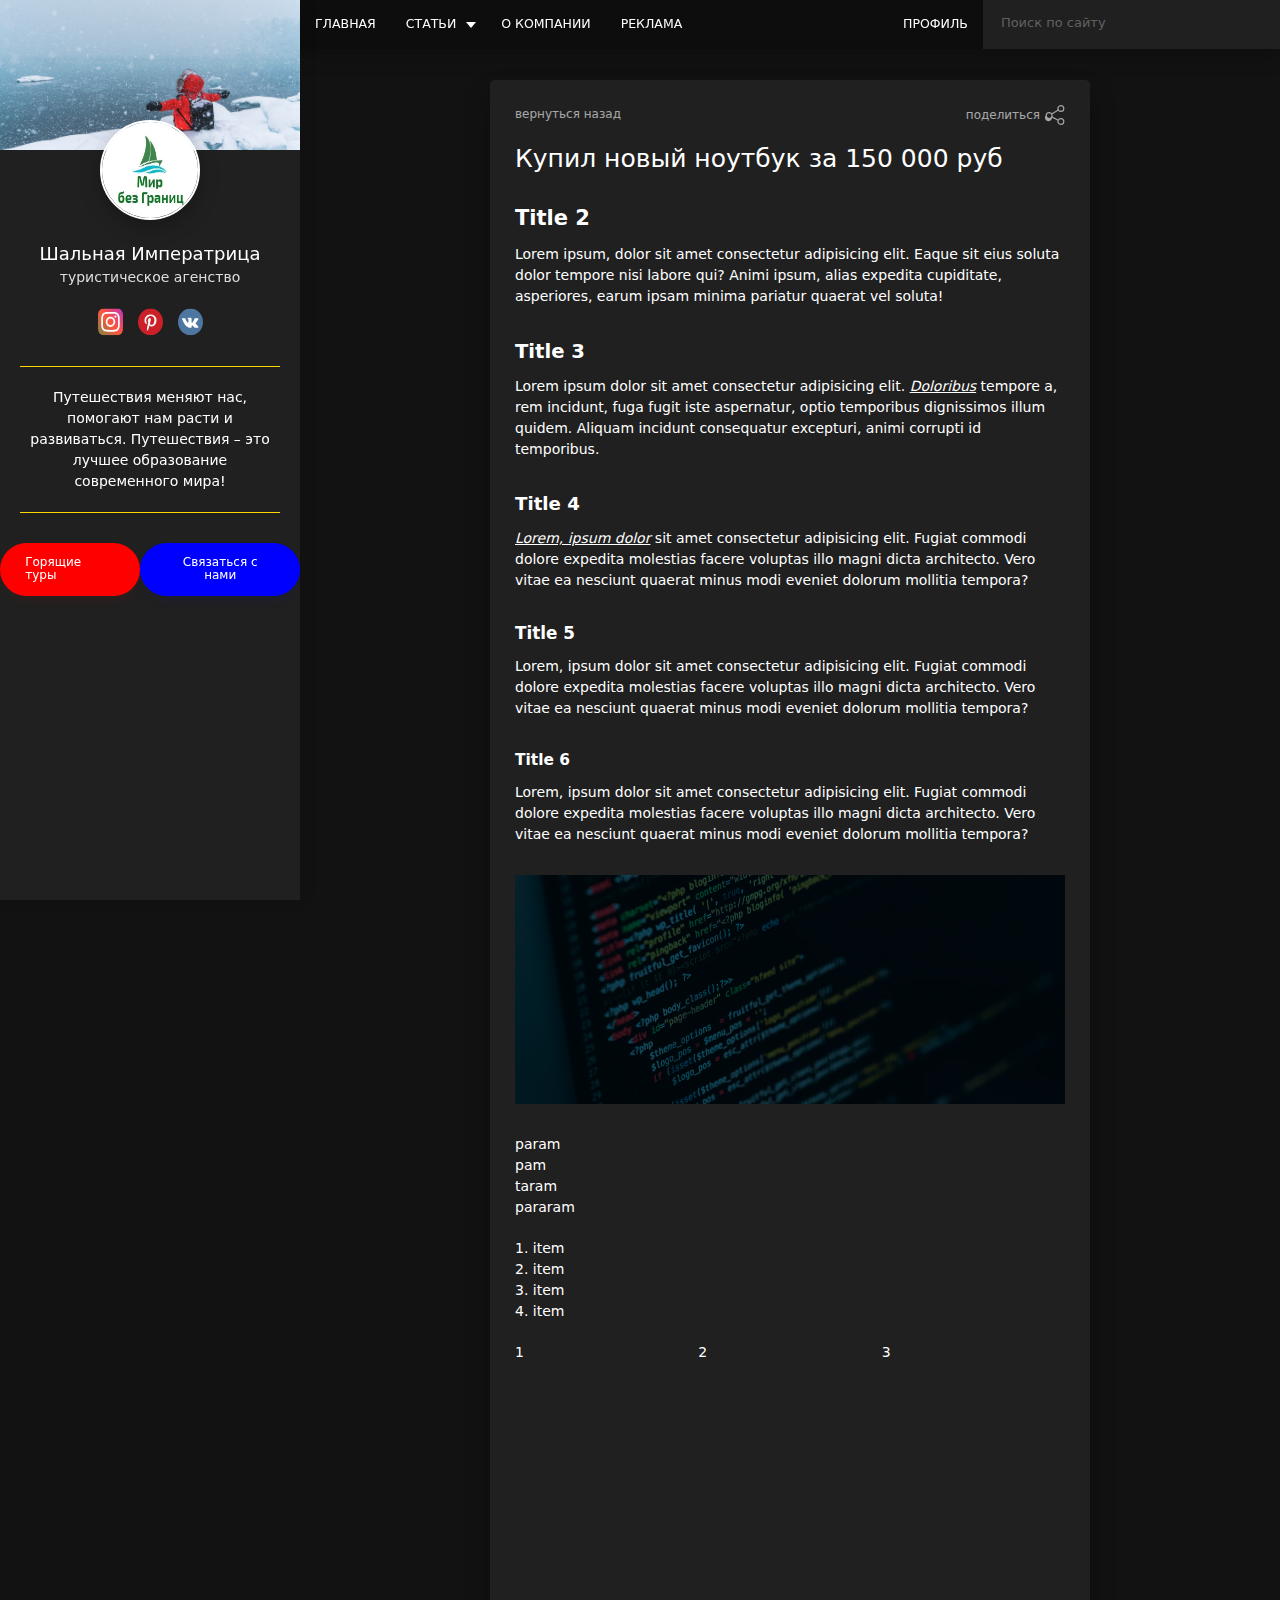
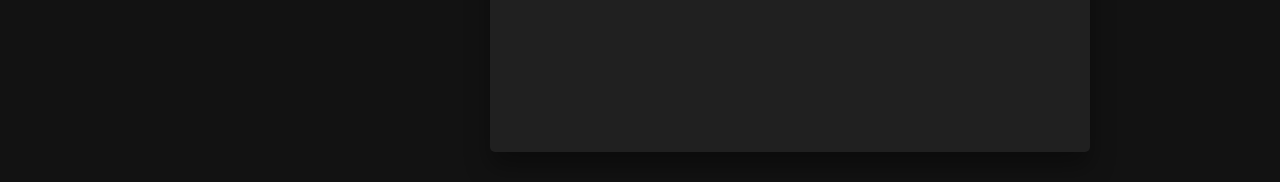
<file: text.html>
<!DOCTYPE html>
<html lang="ru">
<head>
    <meta charset="UTF-8">
    <link rel="stylesheet" href="assets/css/style.min.css">
    
    <!-- Useful meta tags -->
    <meta http-equiv="x-ua-compatible" content="ie=edge">
    <meta name="viewport" content="width=device-width, initial-scale=1, shrink-to-fit=no">
    <meta name="robots" content="index, follow">
    <meta name="google" content="notranslate">
    <meta name="format-detection" content="telephone=no">
    <meta name="description" content="">
    
    <title>text page</title>
</head>

<!-- Global site tag (gtag.js) - Google Analytics -->
<script async src="https://www.googletagmanager.com/gtag/js?id=G-QPFTEX1NBD"></script>
<script>
  window.dataLayer = window.dataLayer || [];
  function gtag(){dataLayer.push(arguments);}
  gtag('js', new Date());

  gtag('config', 'G-QPFTEX1NBD');
</script>

<body>  <!-- class="show-sidebar" class="no-scroll" -->
<!-- при открытии модального окна, убрать скролл -->

    <div class="page" id="page">
        <header class="header">
           <!-- left -->
           <div class="header__left">
              <nav class="nav">
                 <!-- nav list -->
                 <ul class="nav__list">
                    <li class="nav__item"> 
                       <a href="index.html" class="nav__link">Главная</a>  
                    </li>
        
                    <li class="nav__item"> <!-- родитель эл. ul -->
        
                       <!-- поBEM  nav__link--has-subnav-->
                       <a href="#" class="nav__link has-subnav">Статьи</a>  
                       
                       <!-- выпадающее менУ -->
                       <ul class="subnav">
                          <li class="subnav__item">
                             <a class="subnav__link" href="#">Категория Категория Категория 1</a>
                          </li>
        
                          <li class="subnav__item">
                             <a class="subnav__link" href="#">Категория 2</a>
                          </li>
        
                          <li class="subnav__item subnav__item--border">
                          <!-- пример модификатора -->
                             <a class="subnav__link" href="#">Категория 3</a>
                          </li>
                       </ul>
        
                    </li>
        
                    <li class="nav__item">
                       <a href="about_company.html" class="nav__link">О компании</a>  
                    </li>
        
                    <li class="nav__item">
                       <a href="advertising.html" class="nav__link">Реклама</a>  
                    </li>
                 </ul>
              </nav>
        
              <!-- burger -->
                 <button class="burger" id="burger" type="button">
                    <span></span>
                 </button>
              <!-- /.burger -->
           </div>
        
           <!-- right -->
           <div class="header__right">
              <nav class="nav">
                 <ul class="nav__list">
                    <li class="nav__item">
                       <a href="profile.html" class="nav__link">Профиль</a>
                    </li>
                 </ul>
              </nav>
        
              <form class="search" action="search.html" method="GET">
                 <input class="search__input" type="text" placeholder="Поиск по сайту">
              </form>
           </div>
        </header>

        <aside class="sidebar" id="sidebar">
           <div class="sidebar__header">
              <img src="./assets/images/background_2.jpg" alt="">
           </div>
        
           <!--  sidebar__content  -->
           <div class="sidebar__content">
              <!--  profile  -->
              <div class="profile">
                 <img class="profile__avatar" src="./assets/images/logo.jpg" alt="">
                 <div class="profile__header">
                    <div class="profile__name">Шальная Императрица</div>
                    <div class="profile__prof">туристическое агенство</div>   
                 </div>
        
                 <ul class="social">
                    <li class="social__item">
                       <a class="social__link" href="#" target="_blank"> <!-- открытие в новом окне -->
                          <img src="./assets/images/social/instagram .svg" alt="instagram">
                       </a>
                    </li>
        
                    <li class="social__item">
                       <a class="social__link" href="#" target="_blank"> <!-- открытие в новом окне -->
                          <img src="./assets/images/social/pinterest.svg" alt="instagram">
                       </a>
                    </li>
        
                    <li class="social__item">
                       <a class="social__link" href="#" target="_blank"> <!-- открытие в новом окне -->
                          <img src="./assets/images/social/vk.svg" alt="instagram">
                       </a>
                    </li>
                 </ul>
        
                 <div class="profile__text">
                    <p>Путешествия меняют нас, помогают нам расти и развиваться. Путешествия – это лучшее образование современного мира!</p>
                 </div>
              </div>   <!-- /.profile -->
        
              <!-- mobile-nav -->
              <nav class="nav nav--mobile">
                 <!-- nav list -->
                 <ul class="nav__list">
                    <li class="nav__item"> 
                       <a href="index.html" class="nav__link">Главная</a>  
                    </li>
        
                    <li class="nav__item"> <!-- родитель эл. ul -->
        
                       <!-- поBEM  nav__link--has-subnav-->
                       <a href="#" class="nav__link has-subnav">Статьи</a>  
                       
                       <!-- выпадающее менУ -->
                       <ul class="subnav">
                          <li class="subnav__item">
                             <a class="subnav__link" href="#">Категория Категория Категория 1</a>
                          </li>
        
                          <li class="subnav__item">
                             <a class="subnav__link" href="#">Категория 2</a>
                          </li>
        
                          <li class="subnav__item subnav__item--border">
                          <!-- пример модификатора -->
                             <a class="subnav__link" href="#">Категория 3</a>
                          </li>
                       </ul>
                    </li>
        
                    <li class="nav__item">
                       <a href="about_company.html" class="nav__link">О компании</a>  
                    </li>
        
                    <li class="nav__item">
                       <a href="advertising.html" class="nav__link">Реклама</a>  
                    </li>
        
                    <li class="nav__item">
                       <a href="profile.html" class="nav__link">Профиль</a>
                    </li>
                 </ul>
              </nav>
              <!-- /.mobile-nav -->
           </div>   <!-- /.sidebar__content -->
        
           <!--  sidebar__footer  -->
           <div class="sidebar__footer">
              <a class="btn btn--red" href="works.html">Горящие туры</a>
              <button class="btn btn--blue" type="button" data-modal="contact-modal">Связаться с нами</button>
           </div>
        </aside>
        <main class="main">
            <div class="container">
                
                <!-- post -->
                <div class="post">
                
                   <div class="post__actions">
                      <a class="post__actions_link" href="index.html">вернуться назад</a>
                      <a class="post__actions_link" href="#">
                         поделиться<img src="assets/images/share.svg" alt="поделиться">
                      </a> 
                   </div>
                
                   <div class="post__header">
                      <h1 class="post__title post__title--mb">
                         Купил новый ноутбук за 150 000 руб
                      </h1>
                   </div>
                
                   <div class="post__content post__content--mb0">
                      <div class="post__text">
                
                         <h2>Title 2</h2>
                         <p>Lorem ipsum, dolor sit amet consectetur adipisicing elit. Eaque sit eius soluta dolor tempore nisi labore qui? Animi ipsum, alias expedita cupiditate, asperiores, earum ipsam minima pariatur quaerat vel soluta!</p>
                
                         <h3>Title 3</h3>
                         <p>Lorem ipsum dolor sit amet consectetur adipisicing elit. <a href="#">Doloribus</a> tempore a, rem incidunt, fuga fugit iste aspernatur, optio temporibus dignissimos illum quidem. Aliquam incidunt consequatur excepturi, animi corrupti id temporibus.</p>
                
                         <h4>Title 4</h4>
                         <p><a href="#">Lorem, ipsum dolor</a> sit amet consectetur adipisicing elit. Fugiat commodi dolore expedita molestias facere voluptas illo magni dicta architecto. Vero vitae ea nesciunt quaerat minus modi eveniet dolorum mollitia tempora?</p>
                
                         <h5>Title 5</h5>
                         <p>Lorem, ipsum dolor sit amet consectetur adipisicing elit. Fugiat commodi dolore expedita molestias facere voluptas illo magni dicta architecto. Vero vitae ea nesciunt quaerat minus modi eveniet dolorum mollitia tempora?</p>
                
                         <h6>Title 6</h6>
                         <p>Lorem, ipsum dolor sit amet consectetur adipisicing elit. Fugiat commodi dolore expedita molestias facere voluptas illo magni dicta architecto. Vero vitae ea nesciunt quaerat minus modi eveniet dolorum mollitia tempora?</p>
                
                         <p>
                            <img src="assets/images/big-post.jpg" alt="">
                         </p>   
                
                         <ul>
                            <li>param</li>
                            <li>pam</li>
                            <li>taram</li>
                            <li>pararam</li>
                         </ul>
                
                         <ol>
                            <li>item</li>
                            <li>item</li>
                            <li>item</li>
                            <li>item</li>
                         </ol>
                
                         <table>
                            <tr>
                               <td>1</td>
                               <td>2</td>
                               <td>3</td>
                            </tr>
                         </table>
                
                         <p>
                            <span class="fr-video">
                               <iframe src="https://www.youtube.com/embed/t5GMfY2XzUE" frameborder="0" allow="accelerometer; autoplay; clipboard-write; encrypted-media; gyroscope; picture-in-picture" allowfullscreen></iframe>
                            </span>
                         </p>
                
                      </div> <!-- /.post__text -->
                   </div>  <!-- /.post__content -->
                </div> <!-- /.post -->
            </div>
        </main>
    </div>


    <div class="modal" id="story-modal">
       <div class="modal__content modal__content--story">
          <video class="modal__video" src="" poster="https://placehold.it/430x590"></video>
       </div>
    </div>    <div class="modal" id="contact-modal">
       <div class="modal__content">
          <button class="modal__close" type="button">
             <img src="assets/images/close.svg" alt="close">
          </button>
    
          <form class="form" action="/" method="POST">
             
             <div class="form__group form__group--mb">
                <input class="form__control" type="text" placeholder="Ваш e-mail" value="">
                <span class="form__divider"></span>
             </div>
       
             <!-- <div class="form__group form__group--mb">
                <input class="form__control" type="email" placeholder="Ваш пароль" value="">
                <span class="form__divider"></span>
             </div> -->
    
             <div class="form__group form__group--mb">
                <textarea class="form__control form__control--textarea" name="send text" placeholder="Текст сообщения"></textarea>
                <span class="form__divider"></span>
             </div>
    
             <div class="form__group">
                <button class="btn btn--blue btn--comment btn--mb" type="submit">Отправить</button>
             </div>
          </form>
    
          <ul class="modal__footer">
             <li class="modal__link">
                e-mail: <a href="mailto:info@mywebsite.ru">borderless_world@gmail.com</a>
             </li>
             <li class="modal__link">
                тел: <a href="tel: +380998887777">+380-99-888-77-77</a>
             </li>
          </ul>
       </div> <!-- /.modal__content -->
    </div> <!-- /.modal -->    <div class="modal" id="contact-modal-works">
       <div class="modal__content">
          <button class="modal__close" type="button">
             <img src="assets/images/close.svg" alt="close">
          </button>
    
          <form class="form" action="/" method="POST">
             
             <div class="form__group form__group--mb">
                <input class="form__control" type="text" placeholder="Ваш e-mail" value="">
                <span class="form__divider"></span>
             </div>
       
             <!-- <div class="form__group form__group--mb">
                <input class="form__control" type="email" placeholder="Ваш пароль" value="">
                <span class="form__divider"></span>
             </div> -->
    
             <div class="form__group form__group--mb">
                <textarea class="form__control form__control--textarea" name="send text" placeholder="Ваш номер телефона"></textarea>
                <span class="form__divider"></span>
             </div>
    
             <div class="form__group">
                <button class="btn btn--blue btn--comment btn--mb" type="submit">Отправить</button>
             </div>
          </form>
    
          <ul class="modal__footer">
             <li class="modal__link">
                e-mail: <a href="mailto:info@mywebsite.ru">borderless_world@gmail.com</a>
             </li>
             <li class="modal__link">
                тел: <a href="tel: +94323285622">+380-99-888-77-77</a>
             </li>
          </ul>
       </div> <!-- /.modal__content -->
    </div> <!-- /.modal -->    <div class="modal">
       <div class="modal__content modal__content--share">
    
          <button class="modal__close" type="button">
             <img src="assets/images/close.svg" alt="close">
          </button>
       
          <!-- share styles in modal -->
          <ul class="share">
             <li class="share__item">
                <a class="share__link" href="#">
                   <img src="assets/images/share/facebook.svg" alt="share-social">
                </a>
             </li>
       
             <li class="share__item">
                <a class="share__link" href="#">
                   <img src="assets/images/share/twitter.svg" alt="share-social">
                </a>
             </li>
       
             <li class="share__item">
                <a class="share__link" href="#">
                   <img src="assets/images/share/vk.svg" alt="share-social">
                </a>
             </li>
       
             <li class="share__item">
                <a class="share__link" href="#">
                   <img src="assets/images/share/copy.svg" alt="share-social">
                </a>
             </li>
          </ul>
    
       </div> <!-- modal__content -->
    </div> <!-- /.modal -->
    <!-- JS -->
    <script src="assets/js/app.js"></script>
</body>
</html>
</file>
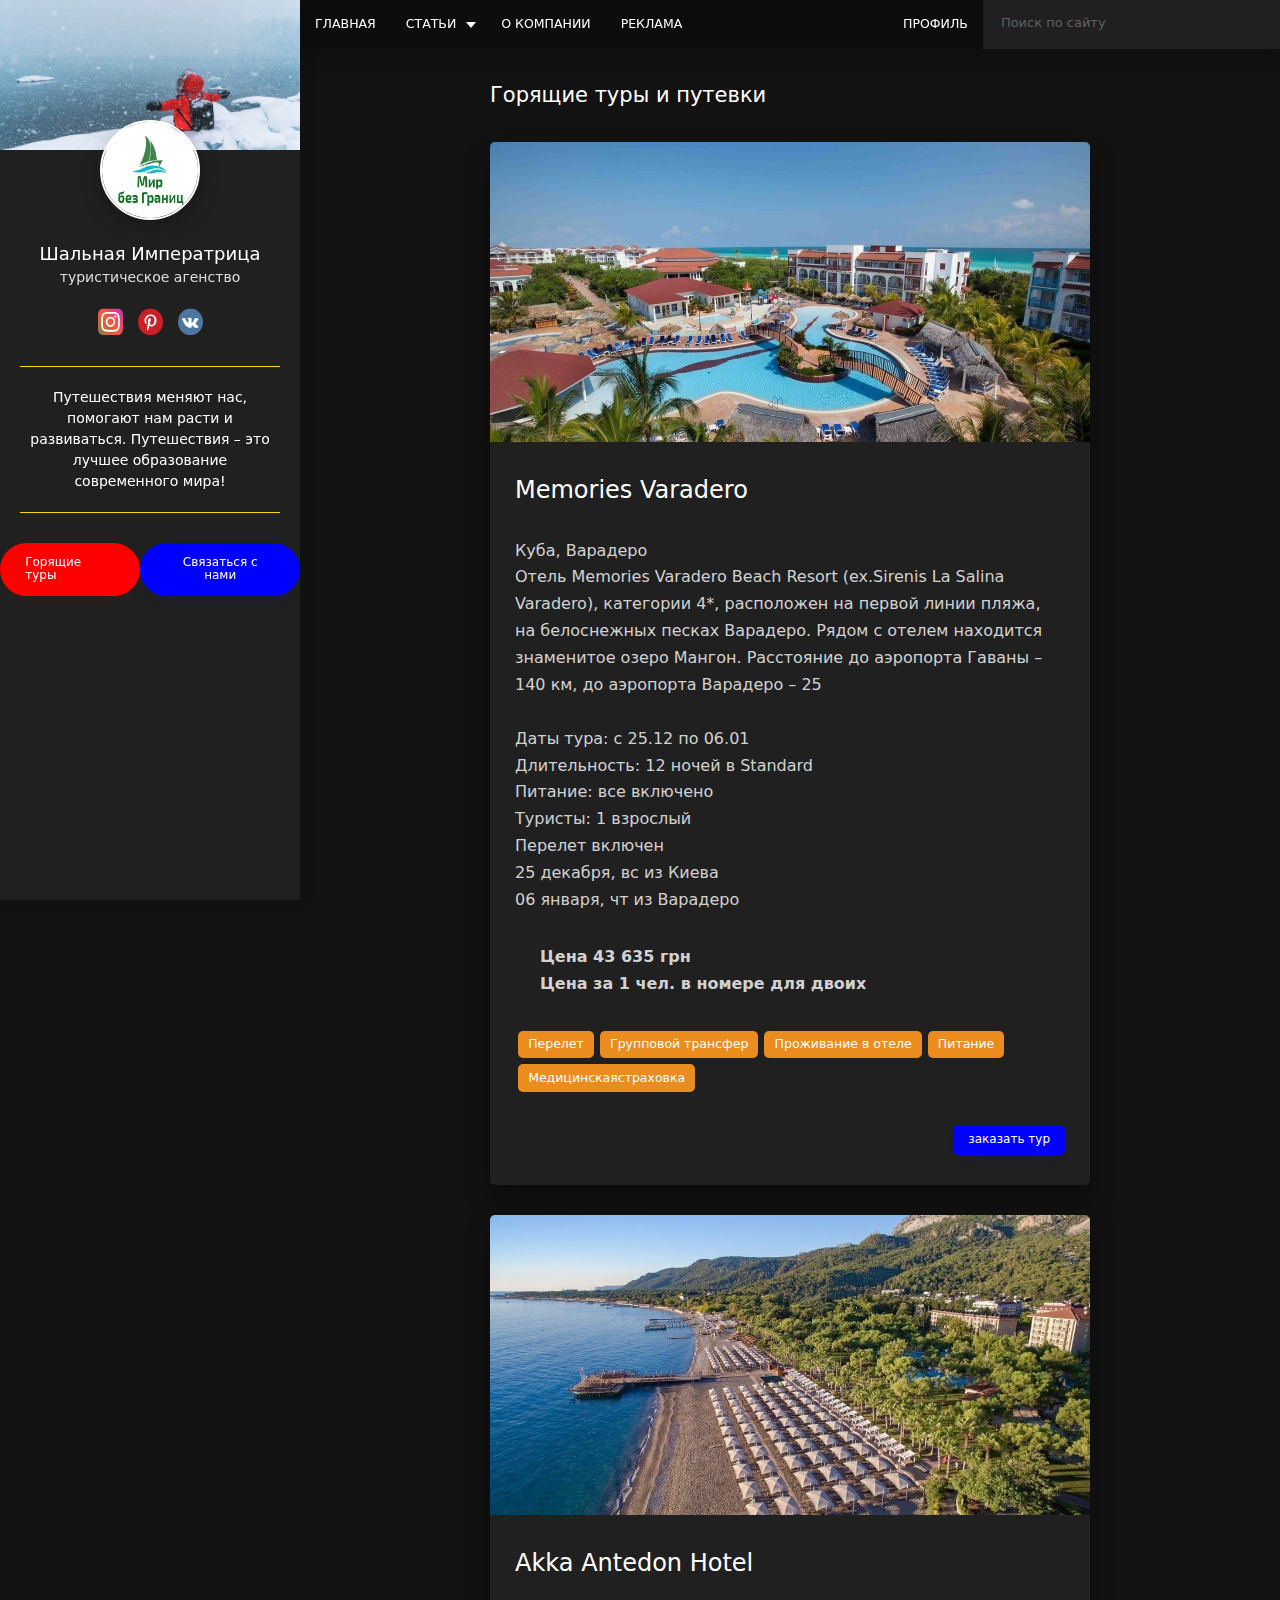
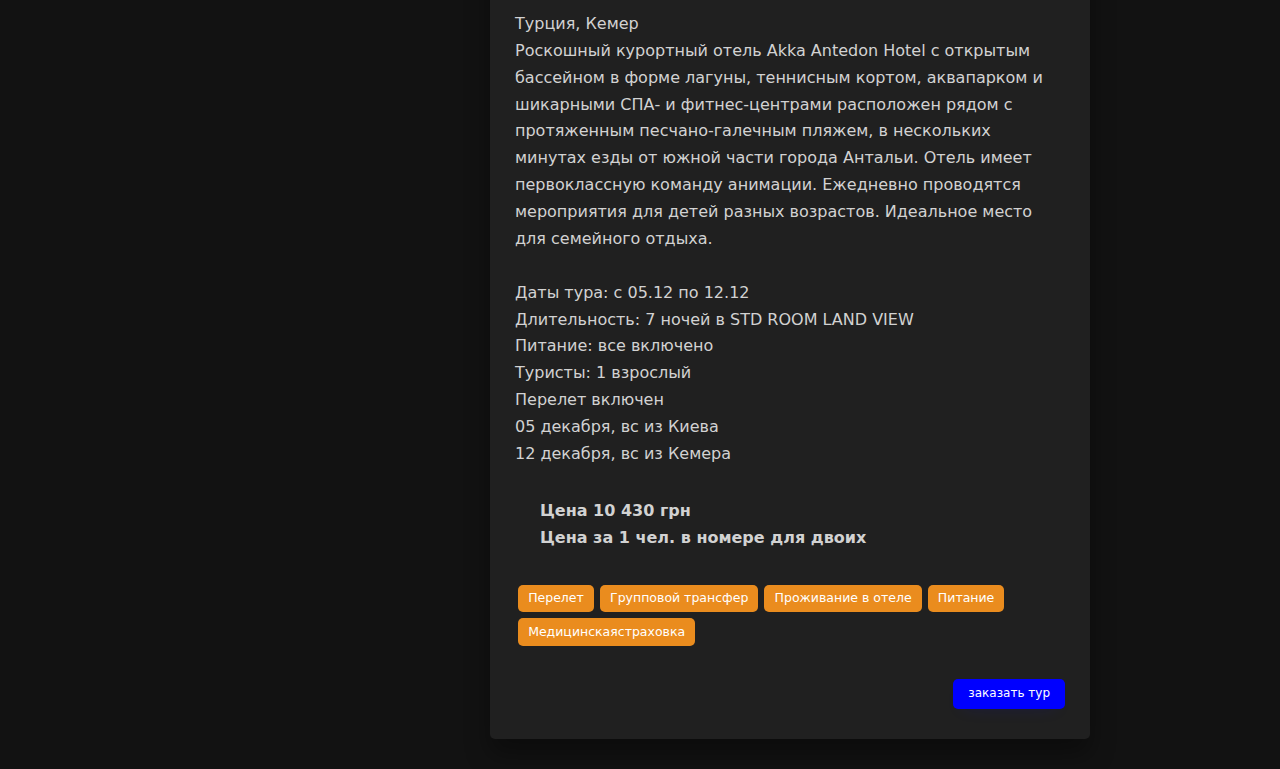
<file: works.html>
<!DOCTYPE html>
<html lang="ru">
<head>
    <meta charset="UTF-8">
    <link rel="stylesheet" href="assets/css/style.min.css">
    
    <!-- Useful meta tags -->
    <meta http-equiv="x-ua-compatible" content="ie=edge">
    <meta name="viewport" content="width=device-width, initial-scale=1, shrink-to-fit=no">
    <meta name="robots" content="index, follow">
    <meta name="google" content="notranslate">
    <meta name="format-detection" content="telephone=no">
    <meta name="description" content="">
    
    <title>works</title>
</head>

<!-- Global site tag (gtag.js) - Google Analytics -->
<script async src="https://www.googletagmanager.com/gtag/js?id=G-QPFTEX1NBD"></script>
<script>
  window.dataLayer = window.dataLayer || [];
  function gtag(){dataLayer.push(arguments);}
  gtag('js', new Date());

  gtag('config', 'G-QPFTEX1NBD');
</script>

<body>  <!-- class="show-sidebar" class="no-scroll" -->
<!-- при открытии модального окна, убрать скролл -->

    <div class="page" id="page">
        <header class="header">
           <!-- left -->
           <div class="header__left">
              <nav class="nav">
                 <!-- nav list -->
                 <ul class="nav__list">
                    <li class="nav__item"> 
                       <a href="index.html" class="nav__link">Главная</a>  
                    </li>
        
                    <li class="nav__item"> <!-- родитель эл. ul -->
        
                       <!-- поBEM  nav__link--has-subnav-->
                       <a href="#" class="nav__link has-subnav">Статьи</a>  
                       
                       <!-- выпадающее менУ -->
                       <ul class="subnav">
                          <li class="subnav__item">
                             <a class="subnav__link" href="#">Категория Категория Категория 1</a>
                          </li>
        
                          <li class="subnav__item">
                             <a class="subnav__link" href="#">Категория 2</a>
                          </li>
        
                          <li class="subnav__item subnav__item--border">
                          <!-- пример модификатора -->
                             <a class="subnav__link" href="#">Категория 3</a>
                          </li>
                       </ul>
        
                    </li>
        
                    <li class="nav__item">
                       <a href="about_company.html" class="nav__link">О компании</a>  
                    </li>
        
                    <li class="nav__item">
                       <a href="advertising.html" class="nav__link">Реклама</a>  
                    </li>
                 </ul>
              </nav>
        
              <!-- burger -->
                 <button class="burger" id="burger" type="button">
                    <span></span>
                 </button>
              <!-- /.burger -->
           </div>
        
           <!-- right -->
           <div class="header__right">
              <nav class="nav">
                 <ul class="nav__list">
                    <li class="nav__item">
                       <a href="profile.html" class="nav__link">Профиль</a>
                    </li>
                 </ul>
              </nav>
        
              <form class="search" action="search.html" method="GET">
                 <input class="search__input" type="text" placeholder="Поиск по сайту">
              </form>
           </div>
        </header>

        <aside class="sidebar" id="sidebar">
           <div class="sidebar__header">
              <img src="./assets/images/background_2.jpg" alt="">
           </div>
        
           <!--  sidebar__content  -->
           <div class="sidebar__content">
              <!--  profile  -->
              <div class="profile">
                 <img class="profile__avatar" src="./assets/images/logo.jpg" alt="">
                 <div class="profile__header">
                    <div class="profile__name">Шальная Императрица</div>
                    <div class="profile__prof">туристическое агенство</div>   
                 </div>
        
                 <ul class="social">
                    <li class="social__item">
                       <a class="social__link" href="#" target="_blank"> <!-- открытие в новом окне -->
                          <img src="./assets/images/social/instagram .svg" alt="instagram">
                       </a>
                    </li>
        
                    <li class="social__item">
                       <a class="social__link" href="#" target="_blank"> <!-- открытие в новом окне -->
                          <img src="./assets/images/social/pinterest.svg" alt="instagram">
                       </a>
                    </li>
        
                    <li class="social__item">
                       <a class="social__link" href="#" target="_blank"> <!-- открытие в новом окне -->
                          <img src="./assets/images/social/vk.svg" alt="instagram">
                       </a>
                    </li>
                 </ul>
        
                 <div class="profile__text">
                    <p>Путешествия меняют нас, помогают нам расти и развиваться. Путешествия – это лучшее образование современного мира!</p>
                 </div>
              </div>   <!-- /.profile -->
        
              <!-- mobile-nav -->
              <nav class="nav nav--mobile">
                 <!-- nav list -->
                 <ul class="nav__list">
                    <li class="nav__item"> 
                       <a href="index.html" class="nav__link">Главная</a>  
                    </li>
        
                    <li class="nav__item"> <!-- родитель эл. ul -->
        
                       <!-- поBEM  nav__link--has-subnav-->
                       <a href="#" class="nav__link has-subnav">Статьи</a>  
                       
                       <!-- выпадающее менУ -->
                       <ul class="subnav">
                          <li class="subnav__item">
                             <a class="subnav__link" href="#">Категория Категория Категория 1</a>
                          </li>
        
                          <li class="subnav__item">
                             <a class="subnav__link" href="#">Категория 2</a>
                          </li>
        
                          <li class="subnav__item subnav__item--border">
                          <!-- пример модификатора -->
                             <a class="subnav__link" href="#">Категория 3</a>
                          </li>
                       </ul>
                    </li>
        
                    <li class="nav__item">
                       <a href="about_company.html" class="nav__link">О компании</a>  
                    </li>
        
                    <li class="nav__item">
                       <a href="advertising.html" class="nav__link">Реклама</a>  
                    </li>
        
                    <li class="nav__item">
                       <a href="profile.html" class="nav__link">Профиль</a>
                    </li>
                 </ul>
              </nav>
              <!-- /.mobile-nav -->
           </div>   <!-- /.sidebar__content -->
        
           <!--  sidebar__footer  -->
           <div class="sidebar__footer">
              <a class="btn btn--red" href="works.html">Горящие туры</a>
              <button class="btn btn--blue" type="button" data-modal="contact-modal">Связаться с нами</button>
           </div>
        </aside>
        <main class="main">
            <div class="container">
                
                
                <h1 class="page__title page__title--works">
                   Горящие туры и путевки
                </h1>
                
                <!-- works -->
                <div class="works">
                   <div class="work__preview">
                      <img class="works__image" src="assets/images/works/works_1.jpg" alt="img">
                   </div>
                   
                   <div class="works__content">
                      <h2 class="works__title">
                         <a href="#" target="_blank">Memories Varadero</a> 
                         <!-- target="_blank" открытие в новом окне--> 
                      </h2>
                      <div class="works__info">
                         <p>Куба, Варадеро</p>
                         <p>Отель Memories Varadero Beach Resort (ex.Sirenis La Salina Varadero), категории 4*, расположен на первой линии пляжа, на белоснежных песках Варадеро. Рядом с отелем находится знаменитое озеро Мангон. Расстояние до аэропорта Гаваны – 140 км, до аэропорта Варадеро – 25</p>
                         <br>
                         <ul>
                            <li>Даты тура: с 25.12 по 06.01</li>
                            <li>Длительность: 12 ночей в Standard</li>
                            <li>Питание: все включено</li>
                            <li>Туристы: 1 взрослый</li>
                            <li>Перелет включен</li>
                            <li>25 декабря, вс из Киева</li>
                            <li>06 января, чт из Варадеро</li>
                         </ul>
                
                         
                            <div class="works__content works__content__price">
                               <p>Цена 43 635 грн</p> 
                               <p>Цена за 1 чел. в номере для двоих</p>
                            </div>
                         
                      </div>
                
                      <!-- tags -->
                      <ul class="works__tags">
                         <li class="works__item">Перелет</li>
                         <li class="works__item">Групповой трансфер</li>
                         <li class="works__item">Проживание в отеле</li>
                         <li class="works__item">Питание</li>
                         <li class="works__item">Медицинскаястраховка</li>
                      </ul>
                
                      <div class="wrapper__btn">
                         <!-- <a class="btn btn--blue btn--comment" target="_blank" href="#">заказать тур</a> -->
                         <button class="btn btn--blue btn--comment" type="button" data-modal="contact-modal-works">заказать тур</button>
                      </div>
                      
                   </div> <!-- /.content -->
                </div> <!-- /.works -->
                
                <!-- works -->
                <div class="works">
                   <div class="work__preview">
                      <img class="works__image" src="assets/images/works/works_2.jpg" alt="img">
                   </div>
                   
                   <div class="works__content">
                      <h2 class="works__title">
                         <a href="#" target="_blank">Akka Antedon Hotel</a> 
                         <!-- target="_blank" открытие в новом окне--> 
                      </h2>
                      <div class="works__info">
                         <p>Турция, Кемер</p>
                         <p>Роскошный курортный отель Akka Antedon Hotel с открытым бассейном в форме лагуны, теннисным кортом, аквапарком и шикарными СПА- и фитнес-центрами расположен рядом с протяженным песчано-галечным пляжем, в нескольких минутах езды от южной части города Антальи. Отель имеет первоклассную команду анимации. Ежедневно проводятся мероприятия для детей разных возрастов. Идеальное место для семейного отдыха. </p>
                         <br>
                         <ul>
                            <li>Даты тура: с 05.12 по 12.12</li>
                            <li>Длительность: 7 ночей в STD ROOM LAND VIEW</li>
                            <li>Питание: все включено</li>
                            <li>Туристы: 1 взрослый</li>
                            <li>Перелет включен</li>
                            <li>05 декабря, вс из Киева</li>
                            <li>12 декабря, вс из Кемера</li>
                         </ul>
                
                         
                            <div class="works__content works__content__price">
                               <p>Цена 10 430 грн</p> 
                               <p>Цена за 1 чел. в номере для двоих</p>
                            </div>
                         
                      </div>
                
                      <!-- tags -->
                      <ul class="works__tags">
                         <li class="works__item">Перелет</li>
                         <li class="works__item">Групповой трансфер</li>
                         <li class="works__item">Проживание в отеле</li>
                         <li class="works__item">Питание</li>
                         <li class="works__item">Медицинскаястраховка</li>
                      </ul>
                
                      <div class="wrapper__btn">
                         <!-- <a class="btn btn--blue btn--comment" target="_blank" href="#">заказать тур</a> -->
                         <button class="btn btn--blue btn--comment" type="button" data-modal="contact-modal-works">заказать тур</button>
                      </div>
                      
                   </div> <!-- /.content -->
                </div> <!-- /.works -->
            </div>
        </main>
    </div>


    <div class="modal" id="story-modal">
       <div class="modal__content modal__content--story">
          <video class="modal__video" src="" poster="https://placehold.it/430x590"></video>
       </div>
    </div>    <div class="modal" id="contact-modal">
       <div class="modal__content">
          <button class="modal__close" type="button">
             <img src="assets/images/close.svg" alt="close">
          </button>
    
          <form class="form" action="/" method="POST">
             
             <div class="form__group form__group--mb">
                <input class="form__control" type="text" placeholder="Ваш e-mail" value="">
                <span class="form__divider"></span>
             </div>
       
             <!-- <div class="form__group form__group--mb">
                <input class="form__control" type="email" placeholder="Ваш пароль" value="">
                <span class="form__divider"></span>
             </div> -->
    
             <div class="form__group form__group--mb">
                <textarea class="form__control form__control--textarea" name="send text" placeholder="Текст сообщения"></textarea>
                <span class="form__divider"></span>
             </div>
    
             <div class="form__group">
                <button class="btn btn--blue btn--comment btn--mb" type="submit">Отправить</button>
             </div>
          </form>
    
          <ul class="modal__footer">
             <li class="modal__link">
                e-mail: <a href="mailto:info@mywebsite.ru">borderless_world@gmail.com</a>
             </li>
             <li class="modal__link">
                тел: <a href="tel: +380998887777">+380-99-888-77-77</a>
             </li>
          </ul>
       </div> <!-- /.modal__content -->
    </div> <!-- /.modal -->    <div class="modal" id="contact-modal-works">
       <div class="modal__content">
          <button class="modal__close" type="button">
             <img src="assets/images/close.svg" alt="close">
          </button>
    
          <form class="form" action="/" method="POST">
             
             <div class="form__group form__group--mb">
                <input class="form__control" type="text" placeholder="Ваш e-mail" value="">
                <span class="form__divider"></span>
             </div>
       
             <!-- <div class="form__group form__group--mb">
                <input class="form__control" type="email" placeholder="Ваш пароль" value="">
                <span class="form__divider"></span>
             </div> -->
    
             <div class="form__group form__group--mb">
                <textarea class="form__control form__control--textarea" name="send text" placeholder="Ваш номер телефона"></textarea>
                <span class="form__divider"></span>
             </div>
    
             <div class="form__group">
                <button class="btn btn--blue btn--comment btn--mb" type="submit">Отправить</button>
             </div>
          </form>
    
          <ul class="modal__footer">
             <li class="modal__link">
                e-mail: <a href="mailto:info@mywebsite.ru">borderless_world@gmail.com</a>
             </li>
             <li class="modal__link">
                тел: <a href="tel: +94323285622">+380-99-888-77-77</a>
             </li>
          </ul>
       </div> <!-- /.modal__content -->
    </div> <!-- /.modal -->    <div class="modal">
       <div class="modal__content modal__content--share">
    
          <button class="modal__close" type="button">
             <img src="assets/images/close.svg" alt="close">
          </button>
       
          <!-- share styles in modal -->
          <ul class="share">
             <li class="share__item">
                <a class="share__link" href="#">
                   <img src="assets/images/share/facebook.svg" alt="share-social">
                </a>
             </li>
       
             <li class="share__item">
                <a class="share__link" href="#">
                   <img src="assets/images/share/twitter.svg" alt="share-social">
                </a>
             </li>
       
             <li class="share__item">
                <a class="share__link" href="#">
                   <img src="assets/images/share/vk.svg" alt="share-social">
                </a>
             </li>
       
             <li class="share__item">
                <a class="share__link" href="#">
                   <img src="assets/images/share/copy.svg" alt="share-social">
                </a>
             </li>
          </ul>
    
       </div> <!-- modal__content -->
    </div> <!-- /.modal -->
    <!-- JS -->
    <script src="assets/js/app.js"></script>
</body>
</html>
</file>
<file: assets/css/style.min.css>
a,abbr,acronym,address,applet,article,aside,audio,b,big,blockquote,body,canvas,caption,center,cite,code,dd,del,details,dfn,div,dl,dt,em,embed,fieldset,figcaption,figure,footer,form,h1,h2,h3,h4,h5,h6,header,hgroup,html,i,iframe,img,ins,kbd,label,legend,li,mark,menu,nav,object,ol,output,p,pre,q,ruby,s,samp,section,small,span,strike,strong,sub,summary,sup,table,tbody,td,tfoot,th,thead,time,tr,tt,u,ul,var,video{margin:0;padding:0;border:0;font-size:100%;font:inherit;vertical-align:baseline}:focus{outline:0}article,aside,details,figcaption,figure,footer,header,hgroup,menu,nav,section{display:block}body{line-height:1}ol,ul{list-style:none}blockquote,q{quotes:none}blockquote:after,blockquote:before,q:after,q:before{content:"";content:none}input[type=search]::-webkit-search-cancel-button,input[type=search]::-webkit-search-decoration,input[type=search]::-webkit-search-results-button,input[type=search]::-webkit-search-results-decoration{-webkit-appearance:none;-moz-appearance:none}input[type=search]{-webkit-appearance:none;-moz-appearance:none}audio,canvas,video{display:inline-block;*display:inline;*zoom:1;max-width:100%}audio:not([controls]){display:none;height:0}[hidden]{display:none}html{font-size:100%;-webkit-text-size-adjust:100%;-ms-text-size-adjust:100%}a:focus{outline:thin dotted}a:active,a:hover{outline:0}img{border:0;-ms-interpolation-mode:bicubic}figure,form{margin:0}fieldset{border:1px solid silver;margin:0 2px;padding:.35em .625em .75em}legend{border:0;padding:0;white-space:normal;*margin-left:-7px}button,input,select,textarea{font-size:100%;margin:0;vertical-align:baseline;*vertical-align:middle}button,input{line-height:normal}button,select{text-transform:none}button,html input[type=button],input[type=reset],input[type=submit]{-webkit-appearance:button;cursor:pointer;*overflow:visible}button[disabled],html input[disabled]{cursor:default}input[type=checkbox],input[type=radio]{box-sizing:border-box;padding:0;*height:13px;*width:13px}input[type=search]{-webkit-appearance:textfield;box-sizing:content-box}input[type=search]::-webkit-search-cancel-button,input[type=search]::-webkit-search-decoration{-webkit-appearance:none}button::-moz-focus-inner,input::-moz-focus-inner{border:0;padding:0}textarea{overflow:auto;vertical-align:top}table{border-collapse:collapse;border-spacing:0}button,html,input,select,textarea{color:#222}::selection{background:#b3d4fc;text-shadow:none}img{vertical-align:middle}fieldset{border:0;margin:0;padding:0}textarea{resize:vertical}.chromeframe{margin:.2em 0;background:#ccc;color:#000;padding:.2em 0}html{font-size:62.5%}body{background-color:#121212;font-family:system-ui,-apple-system,Segoe UI,Roboto,Helvetica Neue,Arial,Noto Sans,Liberation Sans,sans-serif;line-height:1.5;font-size:1.4rem;color:#fff}body.no-scroll,body.show-sidebar{overflow:hidden}*,:after,:before{box-sizing:border-box}.page{overflow:hidden;min-height:100vh;display:-ms-flexbox;display:flex;-ms-flex-direction:column;flex-direction:column;-ms-flex-pack:center;justify-content:center}@media (max-width:991px){.show-sidebar .page{position:relative}}@media (max-width:991px){.page__mask{display:block;position:absolute;width:100%;height:100%;top:0;left:0;background-color:rgba(0,0,0,.8);z-index:100}}.page__title{font-size:2.1rem;color:#fff;margin-bottom:3rem}.page__title--center{text-align:center}.page__title--mb{margin-bottom:6rem}@media (max-width:991px){.page__title{margin-top:7rem;margin-bottom:0}}@media (max-width:991px){.page__title--search{margin-top:0;margin-bottom:4rem}}@media (max-width:991px) and (orientation:landscape){.page__title--search{margin-top:7rem}}@media (max-width:575px){.page__title--search{margin-top:7rem;margin-bottom:0}}@media (max-width:991px){.page__title--works{margin-bottom:3rem}}.header{display:-ms-flexbox;display:flex;width:calc(100% - 300px);background-color:#0d0d0d;box-shadow:0 5px 22px rgba(0,0,0,.25);position:fixed;top:0;right:0;z-index:1000}@media (max-width:991px){.header{width:100%}}.header__left{width:60%}@media (max-width:575px){.header__left{width:30%}}.header__right{display:-ms-flexbox;display:flex;-ms-flex-pack:end;justify-content:flex-end;width:40%}@media (max-width:575px){.header__right{width:70%}}.burger{display:none;position:absolute;width:3rem;height:2rem;left:1.5rem;background:none;border:none;padding:0}.burger,.burger span{top:50%;transform:translateY(-50%)}.burger:after,.burger:before,.burger span{position:absolute;left:0;display:block;width:100%;height:.2rem;background-color:#fff}.burger:after,.burger:before{content:"";transition:transform .2s linear}.burger:before{top:0}.burger:after{bottom:0}.show-sidebar .burger span{display:none}.show-sidebar .burger:before{transform:rotate(45deg)}.show-sidebar .burger:after{transform:rotate(-45deg)}.show-sidebar .burger:after,.show-sidebar .burger:before{top:50%}@media (max-width:991px){.burger{display:block}}.nav--mobile{display:none;margin-top:2.5rem}@media (max-width:991px){.nav{display:none}.nav--mobile{display:block}}.nav__list{display:-ms-flexbox;display:flex}@media (max-width:991px){.nav__list{-ms-flex-direction:column;flex-direction:column}}.nav__item{position:relative}.nav__item:hover .nav__link{background-color:#3137c9}.nav__item:hover>.subnav{display:block}@media (max-width:991px){.nav__item:hover .nav__link{background:none}}.nav__link{display:block;padding:1.5rem;color:#fff;font-size:1.25rem;text-transform:uppercase;text-decoration:none;transition:background-color .2s linear}.nav__link.has-subnav{position:relative;padding-right:3rem}.nav__link.has-subnav:after{content:"";display:block;border-style:solid;border-width:6px 5px 0;border-color:#fff transparent transparent;position:absolute;top:50%;transform:translateY(-50%);right:1rem;margin-top:1px}@media (max-width:991px){.nav__link{padding:1rem .5rem;font-size:1.6rem}}.subnav{display:none;position:absolute;top:100%;left:0;background-color:#3137c9;border-radius:0 0 5px 5px;box-shadow:0 6px 8px rgba(0,0,0,.2)}@media (max-width:991px){.subnav{position:static;width:100%;box-shadow:none;border:none;background:none}}.subnav__item{transition:background-color .1s ease-in-out}.subnav__item:last-child{border-radius:0 0 5px 5px}.subnav__item:hover{background-color:#4c4f8f}@media (max-width:991px){.subnav__item:hover{background:none}}.subnav__link{display:block;color:#fff;text-decoration:none;white-space:nowrap;padding:.5rem 1rem}@media (max-width:991px){.subnav__link{padding-left:2rem;font-size:1.5rem}}.search{height:100%;width:100%;background-color:#202020}.search__input{display:block;width:100%;background:inherit;border:none;font-family:inherit;font-size:1.3rem;color:#fff;padding:1.5rem 1.8rem}.search__input::-webkit-input-placeholder{color:hsla(0,0%,100%,.3)}.search__input::-moz-placeholder{color:hsla(0,0%,100%,.3)}.search__input:-ms-input-placeholder,.search__input::-ms-input-placeholder{color:hsla(0,0%,100%,.3)}.search__input::placeholder{color:hsla(0,0%,100%,.3)}.sidebar{width:300px;height:100vh;background-color:#202020;box-shadow:2px 0 15px rgba(5,5,5,.1);position:fixed;top:0;left:0;z-index:1000}@media (max-width:991px){.sidebar{top:4.73rem;height:calc(100vh - 4.73rem);transform:translateX(-100%);transition:transform .2s linear;padding-bottom:1.5rem;display:-ms-flexbox;display:flex;-ms-flex-direction:column;flex-direction:column;overflow:auto}.show-sidebar .sidebar{transform:translateX(0)}}.sidebar__header{height:15rem;background-color:#121212}.sidebar__header img{display:block;width:100%;height:100%;-o-object-fit:cover;object-fit:cover}@media (max-width:991px){.sidebar__header{height:10rem}}.sidebar__content{padding:0 2rem}@media (max-width:991px){.sidebar__content{padding:0 1.5rem 2rem;-ms-flex-positive:1;flex-grow:1}}.sidebar__footer{display:-ms-flexbox;display:flex;-ms-flex-pack:distribute;justify-content:space-around}.main{padding-left:300px;padding-top:8rem}@media (max-width:991px){.main{padding-top:0;padding-left:0}}.container{max-width:70rem;margin:0 auto;padding:0 5rem}@media (max-width:575px){.container{padding:0 1rem}}.profile{margin-top:-3rem}@media (max-width:991px){.profile{margin-top:-2rem;position:relative;border-bottom:1px solid gold}}.profile__avatar{width:10rem;height:10rem;display:block;margin:0 auto 2rem;border-radius:50%;border:2px solid #fff;box-shadow:0 7px 20px rgba(0,0,0,.25);position:relative}@media (max-width:991px){.profile__avatar{width:6.5rem;height:6.5rem;margin:0;position:absolute;left:0}}.profile__header{margin-bottom:2rem;text-align:center}@media (max-width:991px){.profile__header{padding:2.7rem 0 0 8rem;text-align:left;margin-bottom:1rem}}.profile__name{font-size:1.8rem}@media (max-width:991px){.profile__name{font-size:1.5rem}}.profile__prof{font-size:1.4rem;font-weight:300;color:#dedede}@media (max-width:991px){.profile__prof{font-size:1.2rem}}.profile__text{font-size:1.4rem;text-align:center;border-top:1px solid gold;border-bottom:1px solid gold;margin:3rem 0;padding:2rem 0}@media (max-width:991px){.profile__text{display:none}}.social{display:-ms-flexbox;display:flex;-ms-flex-pack:center;justify-content:center}.social__item{margin:0 .75rem}@media (max-width:991px){.social{display:none}}.btn{display:inline-block;vertical-align:top;background-color:#121212;border:none;cursor:pointer;text-decoration:none;padding:1.1em 2.1em;border-radius:3em;font-family:inherit;font-size:1.2rem;line-height:1.1;font-weight:500;color:#fff;transition:background-color .2s linear}.btn--red{background-color:red;box-shadow:0 7px 17px -10px rgba(255,0,0,.2)}.btn--red:focus,.btn--red:hover{background-color:#c00}.btn--blue{background-color:blue;box-shadow:0 7px 17px -10px rgba(0,0,255,.2)}.btn--blue:focus,.btn--blue:hover{background-color:#00c}.btn--comment{border-radius:.42em;padding:.7em 1.25em}.btn--mt{margin-top:3rem}@media (max-width:575px) and (orientation:landscape){.btn--mt{margin-top:1.3rem}}.btn--mb{margin-bottom:2rem}.stories{display:grid;grid-template-columns:1fr 1fr 1fr 1fr;grid-column-gap:13px;grid-template-rows:195px;margin-bottom:3rem}@media (max-width:991px){.stories{margin-top:7rem}}@media (max-width:575px){.stories{grid-template-columns:134px 134px 134px 134px;overflow:auto}}.stories__item{overflow:hidden;border-radius:5px;box-shadow:0 5px 15px rgba(0,0,0,.2);position:relative;cursor:pointer}.stories__item:after{content:"";display:block;width:100%;height:100%;background-image:linear-gradient(180deg,rgba(0,0,0,.8),transparent 50%,rgba(0,0,0,.8));position:absolute;top:0;left:0;z-index:2}.stories__item:hover .stories__preview{transform:scale(1.3);transition-duration:3s}.stories__preview{position:absolute;top:0;left:0;z-index:1;display:block;width:100%;height:100%;-o-object-fit:cover;object-fit:cover;transition:transform .5s ease-in-out;transform:scale(1.05)}.stories__data,.stories__title{position:absolute;width:100%;padding:1.3rem;font-size:1.2rem;color:#fff;z-index:3}.stories__title{top:0}.stories__data{bottom:0;text-align:right}.add-post{margin-bottom:3rem;background-color:#121212;padding:2rem 1.5rem;border-radius:5px;box-shadow:0 15px 25px rgba(0,0,0,.45)}.add-post__form{display:-ms-flexbox;display:flex}.add-post__textarea{display:block;-ms-flex-positive:1;flex-grow:1;overflow:hidden;height:4.5rem;padding-top:1.5rem;border:none;background:transparent;resize:none;font-size:1.5rem;color:#fff;font-family:inherit}.add-post__textarea::-webkit-input-placeholder{color:#d2d2d2;opacity:.8}.add-post__textarea::-moz-placeholder{color:#d2d2d2;opacity:.8}.add-post__textarea:-ms-input-placeholder,.add-post__textarea::-ms-input-placeholder{color:#d2d2d2;opacity:.8}.add-post__textarea::placeholder{color:#d2d2d2;opacity:.8}.add-post__form-actions{display:-ms-flexbox;display:flex;width:12rem;-ms-flex-negative:0;flex-shrink:0;-ms-flex-pack:end;justify-content:flex-end;-ms-flex-align:end;align-items:flex-end}@media (max-width:575px){.add-post__form-actions{width:11rem}}.add-post__label,.add-post__send{display:block;width:4.5rem;height:4.5rem;border-radius:50%;border:none;cursor:pointer;transition:background-color .2s linear}.add-post__label{background:#ebebeb url(../images/add-post/add-photo.svg) 50% no-repeat;margin-right:1.5rem}.add-post__label input{display:none}.add-post__label:hover{background-color:#dedede}.add-post__send{background-color:#3137c9}.add-post__send:hover{background-color:#2c31b4}.post{background-color:#202020;margin-bottom:3rem;padding:2.5rem;border-radius:5px;box-shadow:0 15px 25px rgba(0,0,0,.35);overflow:hidden}@media (max-width:991px){.post{padding:1.5rem 1rem;margin-top:6rem}}@media (max-width:991px){.post--search{margin-top:2rem}}.post__content{margin-bottom:2rem}.post__content--mb0{margin-bottom:0}.post__description{font-size:1.4rem;color:#d2d2d2}.post__data{font-size:1.3rem;color:#828282;line-height:1.2rem;display:-ms-flexbox;display:flex}.post__data a{color:inherit;text-decoration:none}.post__data a:hover{text-decoration:underline}.post__header{margin:0 0 2.5rem}.post__header--img{margin:-2.5rem -2.5rem 2.5rem}.post__title{margin-bottom:1.5rem;font-weight:500;color:#fff;font-size:2.5rem}.post__title a{color:inherit;text-decoration:none}.post__title a:hover{text-decoration:underline}.post__title--mb{margin-bottom:.5rem}@media (max-width:575px){.post__title{margin-bottom:1.2rem;line-height:1.4}}.post__data-item:not(:last-child):after{content:"";display:inline-block;width:6px;height:6px;background-color:#c4c4c4;border-radius:50%;margin:0 1.5rem;position:relative;top:-1px}@media (max-width:575px){.post__data-item:not(:last-child):after{margin-left:3rem;margin-right:1rem}}.post__footer{display:-ms-flexbox;display:flex;-ms-flex-pack:justify;justify-content:space-between;-ms-flex-align:center;align-items:center}@media (max-width:575px){.post__footer{-ms-flex-direction:column;flex-direction:column;-ms-flex-align:start;align-items:start}}.post__read{right:0;top:0;color:#107eff;text-decoration:none;font-size:1.4rem}.post__read:hover{text-decoration:underline}@media (max-width:575px){.post__read{margin-top:1rem}}.post__img{display:block;max-width:100%;height:auto}.post__actions{display:-ms-flexbox;display:flex;-ms-flex-pack:justify;justify-content:space-between;margin-bottom:1.5rem}.post__actions_link{text-decoration:none;color:#fff;font-size:1.2rem;opacity:.6;transition:opacity .2s linear}.post__actions_link:hover{text-decoration:underline;opacity:1}.post__actions_link img{margin-left:.5rem}.post__text{font-size:1.4rem;color:#fff;padding-bottom:3.5rem}@media (max-width:575px){.post__text{padding-bottom:1rem}}.post__text p{margin-bottom:3rem}.post__text p:last-child{margin-bottom:0}.post__text h2,.post__text h3,.post__text h4,.post__text h5,.post__text h6{font-weight:700;margin-bottom:1rem}.post__text h2{font-size:1.5em}.post__text h3{font-size:1.4em}.post__text h4{font-size:1.3em}.post__text h5{font-size:1.2em}.post__text h6{font-size:1.1em}.post__text ol,.post__text ul{margin-bottom:2rem}.post__text ol{list-style:decimal;list-style-position:inside}.post__text table{margin-bottom:2rem;width:100%}.post__text img{display:block;max-width:100%;height:auto}.post__text a{font-style:oblique;color:inherit}.post__text a:hover{transition:opacity .2s linear;opacity:.7}.embed,.fr-video{display:block;position:relative;overflow:hidden}.embed:before,.fr-video:before{content:"";display:block;padding-top:56.25%}.embed embed,.embed iframe,.embed object,.embed video,.fr-video embed,.fr-video iframe,.fr-video object,.fr-video video{position:absolute;width:100%;height:100%;top:0;left:0;z-index:1}.pagination{display:-ms-flexbox;display:flex;-ms-flex-pack:center;justify-content:center;margin:5rem 0 4rem}@media (max-width:575px){.pagination{margin-top:3rem;margin-bottom:2rem}}.pagination__item{margin-right:1rem}.pagination__item:last-child{margin-right:0}.pagination__link{display:-ms-flexbox;display:flex;-ms-flex-pack:center;justify-content:center;-ms-flex-align:center;align-items:center;width:4rem;height:4rem;background-color:#0d0d0d;font-size:1.4rem;color:#fff;text-decoration:none;border-radius:3px;box-shadow:0 0 10px rgba(0,0,0,.15);transition:background-color .1s linear}.pagination__link:hover{background-color:#151515}.pagination__link.active{background-color:#104be3;box-shadow:0 0 10px rgba(16,75,227,.15)}.related{padding-top:2.4rem;border-bottom:1px solid gold;border-top:1px solid gold}.related__title{font-size:1.6rem;font-weight:500;color:#fff;margin-bottom:2rem}.related__list{display:-ms-flexbox;display:flex;-ms-flex-wrap:wrap;flex-wrap:wrap}@media (max-width:575px){.related__list{-ms-flex-direction:column;flex-direction:column}}.related__list-item{width:50%;margin-bottom:2.4rem}@media (max-width:575px){.related__list-item{width:100%}}.related__list-title{font-size:1.4rem;font-weight:500;color:#f3eba2;white-space:nowrap;overflow:hidden;text-overflow:ellipsis}.related__list-title a{color:inherit;text-decoration:none}.related__list-title a:hover{text-decoration:underline}.related__list-date{font-size:1.2rem;color:#828282}.comments-form{margin-top:3rem}.comments-form__title{font-size:1.6rem;font-weight:500;color:#fff;margin-bottom:2rem}.form--auth{max-width:28rem;margin:0 auto}.form__group{margin-bottom:1.2rem;position:relative}.form__group--mb{margin-bottom:2rem}.form__control{display:block;width:100%;background:none;border:none;border-bottom:1px solid #3f3f3f;border-radius:none;font-family:inherit;font-size:1.4rem;color:#fff;padding:0 .5rem 1rem}.form__control::-webkit-input-placeholder{color:hsla(0,0%,100%,.2)}.form__control::-moz-placeholder{color:hsla(0,0%,100%,.2)}.form__control:-ms-input-placeholder,.form__control::-ms-input-placeholder{color:hsla(0,0%,100%,.2)}.form__control::placeholder{color:hsla(0,0%,100%,.2)}.form__control--textarea{resize:none;height:32px;overflow:hidden}.form__control:focus+.form__divider{width:100%}.form__divider{position:absolute;width:0;height:1px;background:linear-gradient(90deg,#1d40a9,#ca32da 100%);z-index:1;left:0;bottom:0;transition:width .3s linear}.form__footer--center{text-align:center}.form__footer-list{display:-ms-flexbox;display:flex;-ms-flex-pack:center;justify-content:center;font-size:1.2rem;line-height:1.2}.form__footer-list li{margin:0 .5rem}.form__footer-list a{text-decoration:none;color:inherit;transition:.2s linear}.form__footer-list a:hover{color:blue}.wrapper-form{margin-top:-10rem}@media (max-width:991px){.wrapper-form{margin-top:6rem;padding-bottom:1rem}}.comments{margin-top:5rem}.comments__item>.comments{padding-left:2rem;margin-top:2rem}.comments__header{display:-ms-flexbox;display:flex;-ms-flex-align:center;align-items:center;margin-bottom:1.5rem}.comments__avatar{width:3rem;height:3rem;border-radius:50%}.comments__author{-ms-flex-positive:1;flex-grow:1;padding-left:1.5rem;line-height:1.2rem}.comments__name{font-size:1.2rem;color:#fff;font-weight:500}.comments__date{font-size:1.2rem;color:#757575}.comments__text{font-size:1.2rem;line-height:1.3rem;margin-bottom:.5rem}.comments__reply{font-family:inherit;background:none;border-radius:none;border:none;padding:0;color:#107eff;font-size:1.2rem}.comments__reply:hover{text-decoration:underline}.works{display:-ms-flexbox;display:flex;-ms-flex-direction:column;flex-direction:column;background-color:#202020;margin-bottom:3rem;border-radius:5px;box-shadow:0 15px 25px rgba(0,0,0,.35);overflow:hidden}@media (max-width:991px){.works{-ms-flex-direction:column;flex-direction:column}}.work__preview{width:100%;height:30rem}.works__image{display:block;width:100%;height:100%;-o-object-fit:cover;object-fit:cover}.works__content{width:100%;top:0;right:0;z-index:1;padding:3rem 2.5rem;display:-ms-flexbox;display:flex;-ms-flex-direction:column;flex-direction:column}@media (max-width:575px){.works__content{padding:1.5rem 1rem}}.works__content__price{font-weight:700;padding-bottom:0}.works__title{font-size:2.4rem;font-weight:500;color:#fff;margin-bottom:3rem}.works__title a{text-decoration:none;color:inherit}@media (max-width:575px){.works__title{margin-bottom:1rem}}.works__info{color:#d2d2d2;font-size:1.6rem;font-weight:300;line-height:1.68;margin-bottom:3rem}.works__tags{display:-ms-flexbox;display:flex;-ms-flex-wrap:wrap;flex-wrap:wrap;margin-bottom:3rem}.works__item{font-size:1.25rem;padding:.36em .81em;background-color:#ea8c1e;color:#fff;border-radius:5px;margin:.3rem;cursor:default;transition:background-color .2s linear}.works__item:hover{background-color:#c37112}.wrapper__btn{margin-top:auto;text-align:right}@media (max-width:575px){.wrapper__btn{text-align:left}}.cabinet{display:-ms-flexbox;display:flex}@media (max-width:575px){.cabinet{-ms-flex-direction:column;flex-direction:column}}.cabinet__form{width:34rem;margin-right:11rem}@media (max-width:575px){.cabinet__form{width:100%;margin-right:0;-ms-flex-order:2;order:2}}.cabinet__avatar{max-width:15rem}.cabinet__avatar img{display:block;width:100%;height:auto}@media (max-width:575px){.cabinet__avatar{-ms-flex-order:1;order:1;margin:0 auto}}.cabinet__file{display:inline-block;margin-top:1.5rem;padding:.5rem;line-height:1.1;background-color:#292626;border-radius:10px;cursor:pointer;transition:background-color .2s linear}.cabinet__file input{display:none}.cabinet__file:hover{background-color:#1c1a1a}.cabinet__wrapper-file{display:block;text-align:center}@media (max-width:575px){.cabinet__wrapper-file{margin-bottom:1rem}}.modal{position:fixed;width:100%;height:100%;top:0;left:0;z-index:1010;background-color:rgba(0,0,0,.8);display:none;-ms-flex-pack:center;justify-content:center;-ms-flex-align:center;align-items:center;-ms-flex-direction:column;flex-direction:column}.modal.show{display:-ms-flexbox;display:flex}.modal__content{position:relative;width:100%;max-width:50rem;padding:8rem 8rem 1.3rem;background-color:#202020;transform:translateY(-50px);opacity:0;transition:transform .2s ease-in-out,opacity .2s ease-in-out}.modal__content--share{padding:6rem 12rem}.modal__content--story{padding:0;background:none}@media (max-width:991px){.modal__content{padding:5rem 2rem 1.3rem;width:96%}}.modal__video{display:block;margin:0 auto}.modal__close{position:absolute;padding:0;top:2rem;right:2rem;background:none;border:none;transition:transform .2s linear,opacity .2s linear;opacity:.5}.modal__close:hover{transform:rotate(90deg);opacity:1}.modal__footer{display:-ms-flexbox;display:flex;-ms-flex-pack:distribute;justify-content:space-around;-ms-flex-wrap:wrap;flex-wrap:wrap;font-size:1.2rem;color:#b2b2b2;text-align:center}.modal__link a{text-decoration:underline;color:inherit}.modal__link a:hover{text-decoration:none}.share{display:-ms-flexbox;display:flex;-ms-flex-pack:distribute;justify-content:space-around;-ms-flex-wrap:wrap;flex-wrap:wrap}.share__item{margin:.5rem}
</file>
